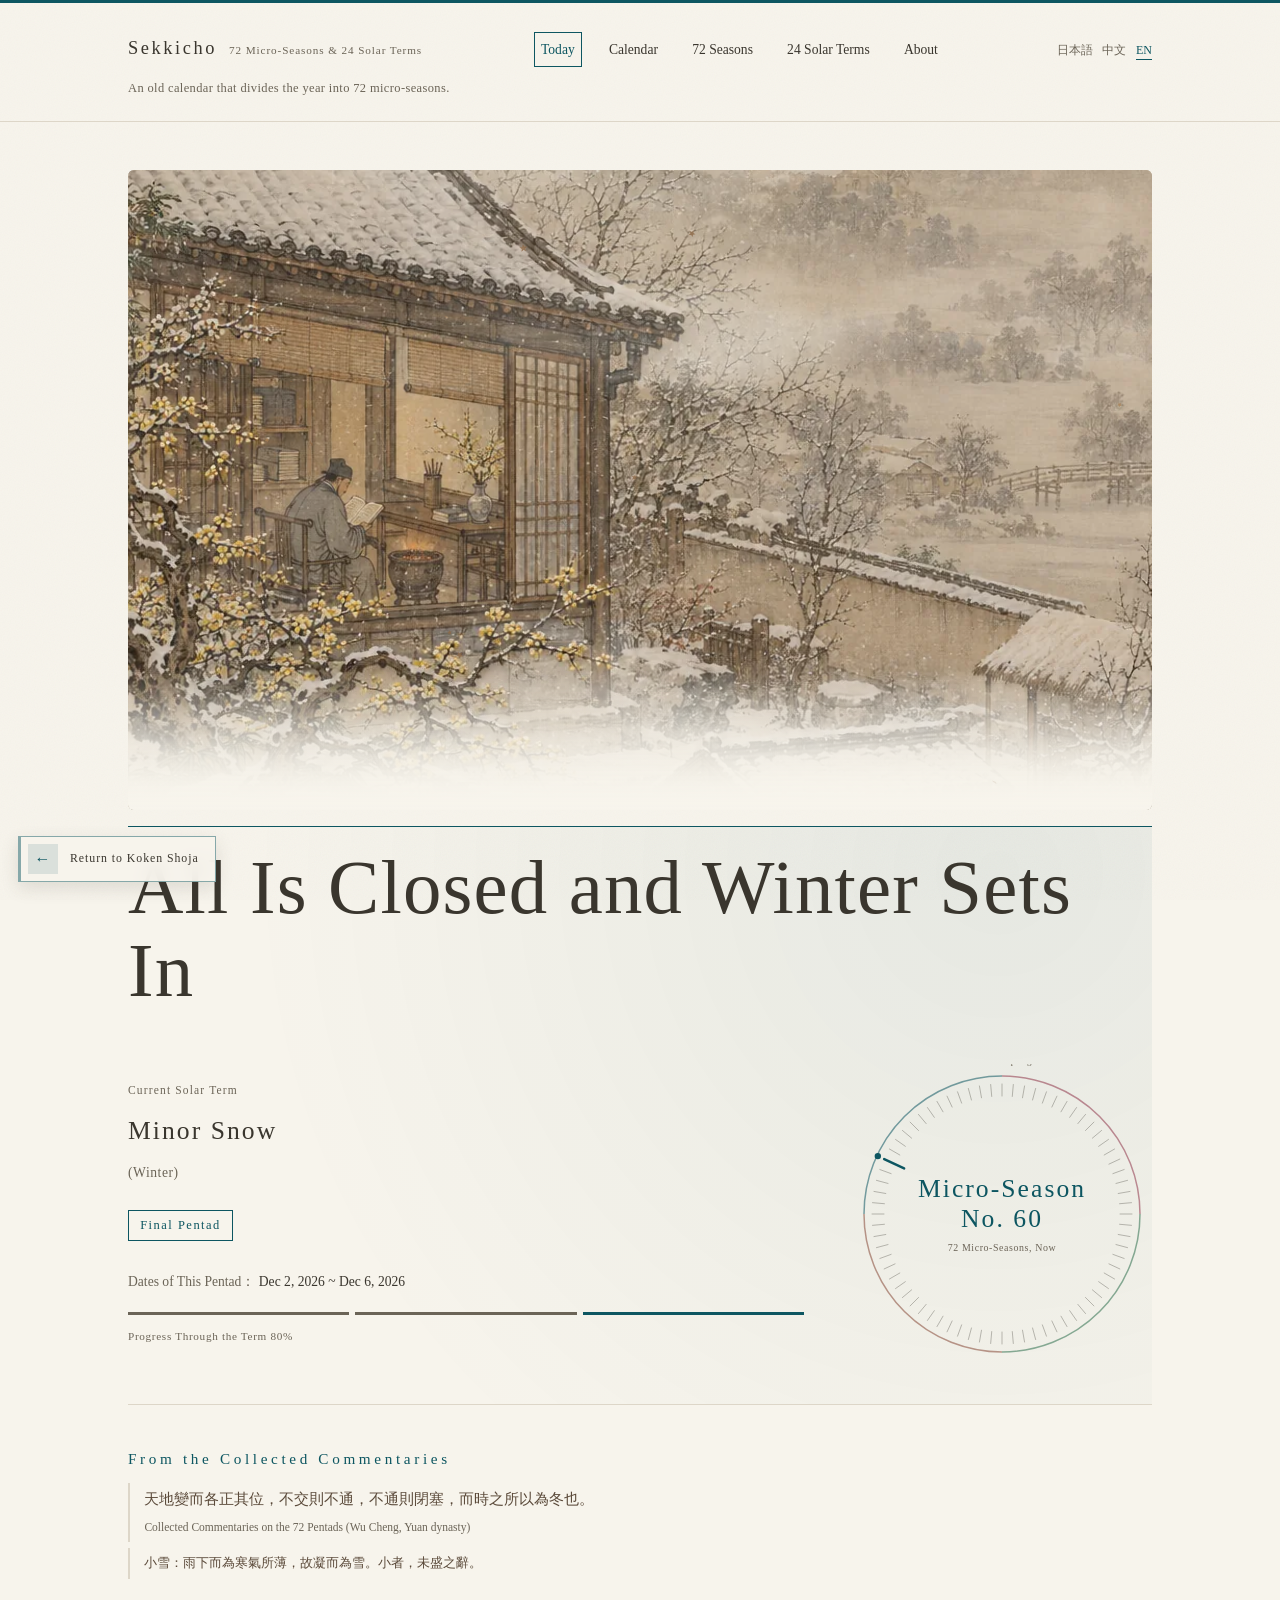
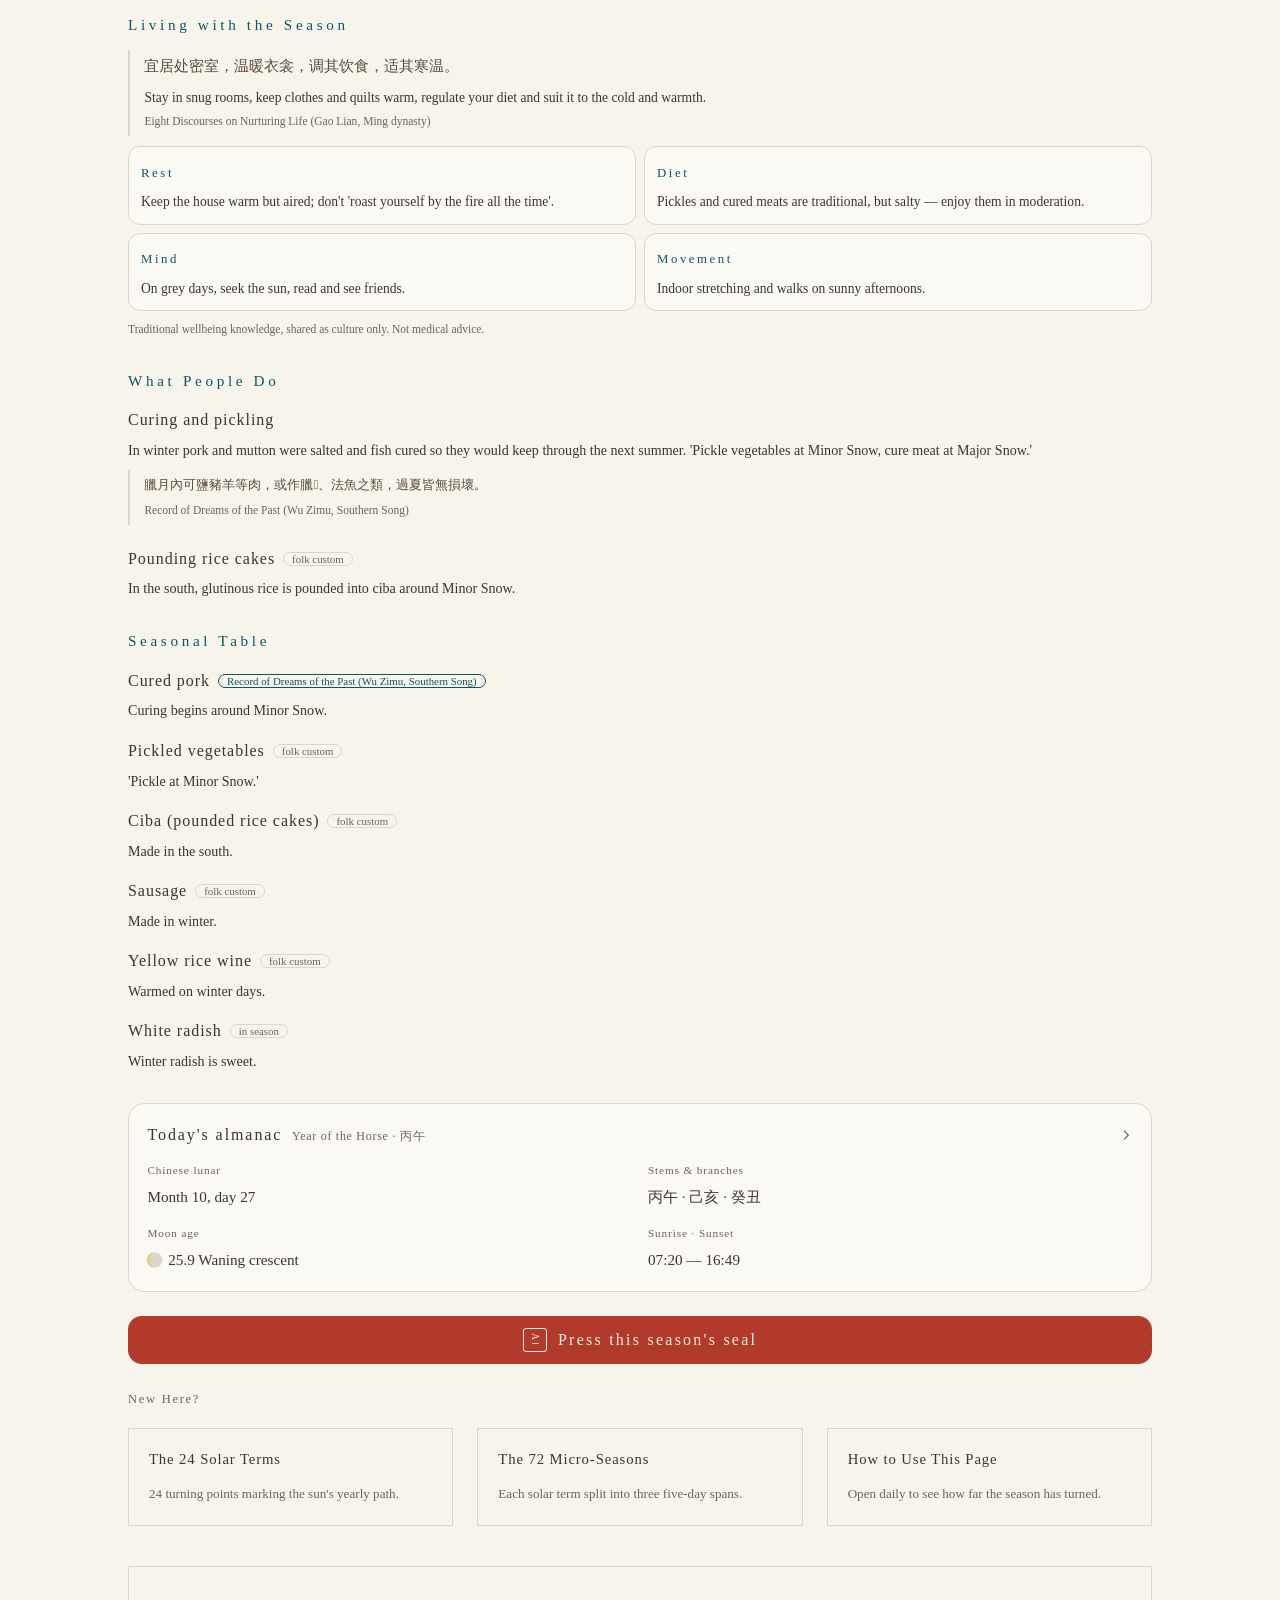
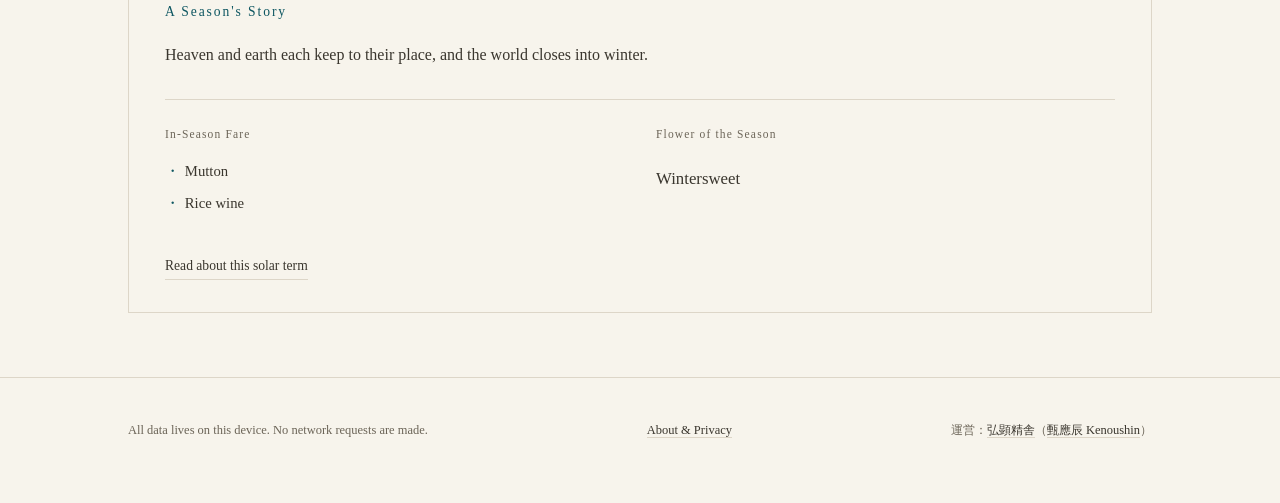
<file: index.html>
<!DOCTYPE html>
<html lang="ja">
<head>
<meta charset="UTF-8">
<meta name="viewport" content="width=device-width, initial-scale=1">
<title>節気帖 -- 今日の候</title>
<meta name="description" content="一年を七十二の季節に分ける、いにしえの暦。今日はどの候か、日本語・中文・Englishの三語で読む、通信不要の歳時記。">
<meta property="og:title" content="節気帖 -- 七十二候・二十四節気">
<meta property="og:description" content="一年を七十二の季節に分ける、いにしえの暦。今日はどの候かを三語で読む歳時記。">
<meta property="og:type" content="website">
<meta property="og:url" content="https://kenoushin.com/sekkicho/">
<meta property="og:image" content="https://kenoushin.com/sekkicho/assets/og.png">
<meta name="twitter:card" content="summary_large_image">
<link rel="icon" type="image/png" sizes="32x32" href="./assets/icons/favicon-32.png">
<link rel="icon" type="image/png" sizes="48x48" href="./assets/icons/favicon-48.png">
<link rel="apple-touch-icon" href="./assets/icons/apple-touch-icon.png">
<link rel="manifest" href="./manifest.json">
<meta name="theme-color" content="#F7F4EC">
<link rel="stylesheet" href="./assets/css/style.css?v=24">
<script type="application/ld+json">
{"@context":"https://schema.org","@type":"WebApplication","name":"節気帖","description":"一年を七十二の季節に分ける暦を、日本語・中文・Englishの三語で読む歳時記。","url":"https://kenoushin.com/sekkicho/","applicationCategory":"LifestyleApplication","operatingSystem":"Any","inLanguage":["ja","zh-Hans","en"],"isPartOf":{"@type":"WebSite","name":"弘顕精舎","url":"https://kenoushin.com/"}}
</script>
<script type="application/ld+json">
{"@context":"https://schema.org","@type":"WebApplication","name":"節気帖","alternateName":["せっきちょう","Sekkicho"],"url":"https://ken917-star.github.io/sekkicho/","applicationCategory":"LifestyleApplication","operatingSystem":"Web","offers":{"@type":"Offer","price":"0","priceCurrency":"JPY"},"inLanguage":["ja","zh","en"],"publisher":{"@type":"Organization","@id":"https://kenoushin.com/#organization","name":"弘顕精舎","url":"https://kenoushin.com/"},"author":{"@type":"Person","@id":"https://kenoushin.com/kenoushin/#person","name":"甄应辰","alternateName":["甄應辰","Kenoushin"],"url":"https://kenoushin.com/kenoushin/"}}
</script>
</head>
<body class="has-scene">
<div class="season-band" aria-hidden="true"></div>
<a class="academy-back-button" href="https://kenoushin.com/" aria-label="Return to Koken Shoja"><span class="academy-back-arrow" aria-hidden="true">←</span><span data-i18n="nav_academy">弘顕精舎へ戻る</span></a>
<header class="site-header">
  <div class="wrap">
    <h1 class="site-title"><a href="./index.html" data-i18n="site_title">節気帖</a><span class="site-subtitle" data-i18n="site_subtitle">七十二候・二十四節気</span></h1>
    <nav class="site-nav" aria-label="Main">
      <a href="./index.html" aria-current="page" data-i18n="nav_today">今日</a>
      <a href="./calendar.html" data-i18n="nav_calendar">暦</a>
      <a href="./koyomi.html" data-i18n="nav_koyomi">七十二候</a>
      <a href="./sekki.html" data-i18n="nav_sekki">二十四節気</a>
      <a href="./about.html" data-i18n="nav_about">について</a>
    </nav>
    <div class="lang-switch" aria-label="Language">
      <button type="button" data-lang-switch="ja">日本語</button>
      <button type="button" data-lang-switch="zh">中文</button>
      <button type="button" data-lang-switch="en">EN</button>
    </div>
  </div>
  <div class="wrap site-tagline-row">
    <p class="site-tagline" data-i18n="site_tagline">一年を七十二の季節に分ける、いにしえの暦。</p>
  </div>
</header>

<main>
  <div class="wrap">

    <div id="kouScene" role="img" aria-label=""></div>

    <section class="today-sheet">
      <div class="kou-hero" id="kouHero" aria-hidden="false"></div>
      <div class="today-meta">
        <p class="eyebrow" data-i18n="today_current_sekki">今の節気</p>
        <p class="sekki-name">
          <span id="sekkiName"></span>
          <span class="sekki-sub" id="sekkiSeason"></span>
        </p>

        <span class="kou-order-badge" id="kouOrderBadge"></span>
        <p class="kou-reading" id="kouReading"></p>
        <p class="kou-cn-note" id="kouCnNote" hidden></p>

        <p class="today-dates">
          <span data-i18n="today_period">この候の期間</span>：
          <strong id="kouDates"></strong>
        </p>

        <div class="progress-line" id="progressLine">
          <span class="progress-seg" data-seg="1"></span>
          <span class="progress-seg" data-seg="2"></span>
          <span class="progress-seg" data-seg="3"></span>
        </div>
        <p class="progress-label" id="progressLabel"></p>
      </div>
      <div class="kou-wheel" id="kouWheel"></div>
    </section>

    <div class="cn-extras" id="cnExtras" hidden></div>

    <section class="almanac" id="todayAlmanac" aria-labelledby="almanacTitle"></section>

    <div class="today-actions" id="todayActions"></div>

    <section class="intro-strip">
      <h2 data-i18n="intro_title">はじめての方へ</h2>
      <div class="intro-cols">
        <a class="intro-col" href="./sekki.html">
          <h3 data-i18n="intro_sekki_title">二十四節気とは</h3>
          <p data-i18n="intro_sekki_body">太陽の運行を24等分した、季節の大きな節目。</p>
        </a>
        <a class="intro-col" href="./koyomi.html">
          <h3 data-i18n="intro_kou_title">七十二候とは</h3>
          <p data-i18n="intro_kou_body">節気をさらに三分した、五日ごとの小さな季節。</p>
        </a>
        <a class="intro-col" href="./about.html">
          <h3 data-i18n="intro_usage_title">この頁の使い方</h3>
          <p data-i18n="intro_usage_body">毎日開いて、季節の進みと物語をひとつ読む。</p>
        </a>
      </div>
    </section>

    <section class="story-card">
      <h2 data-i18n="today_story_title">季節のものがたり</h2>
      <p class="desc" id="kouDesc"></p>
      <div class="story-grid">
        <div class="story-block">
          <h3 data-i18n="today_food_title">旬の食材</h3>
          <ul class="food-list" id="foodList"></ul>
        </div>
        <div class="story-block">
          <h3 data-i18n="today_flower_title">季の花</h3>
          <p class="flower-name" id="flowerName"></p>
        </div>
      </div>
      <a class="today-sekki-link" id="sekkiReadingLink" href="./sekki.html" data-i18n="today_sekki_reading_link">この節気について読む</a>

      <div id="affiliateSection"></div>
    </section>

    <div id="notifySection"></div>

  </div>
</main>

<footer class="site-footer">
  <div class="wrap">
    <p data-i18n="footer_note">データはすべて端末内に保存され、通信は発生しません。</p>
    <p><a href="./about.html" data-i18n="footer_link_about">について・プライバシー</a></p>
    <p>運営：<a href="https://kenoushin.com/" rel="author">弘顕精舎</a>（<a href="https://kenoushin.com/kenoushin/" rel="author">甄應辰 Kenoushin</a>）</p>
  </div>
</footer>

<script src="./assets/js/data.js"></script>
<script src="./assets/js/data-cn.js"></script>
<script src="./assets/js/edition.js"></script>
<script src="./assets/js/koyomi.js"></script>
<script src="./assets/js/i18n.js?v=14"></script>
<script src="./assets/js/common.js"></script>
<script src="./assets/js/kou-names.js"></script>
<script src="./assets/js/native-shell.js"></script>
<script src="./assets/js/wheel.js"></script>
<script src="./assets/js/affiliate.js"></script>
<script src="./assets/js/scene.js"></script>
<script src="./assets/js/incho-store.js"></script>
<script src="./assets/js/page-index.js"></script>
<script src="./assets/js/page-today-cn.js"></script>
<script src="./assets/js/calendar-data.js"></script>
<script src="./assets/js/calendar-data-cn.js"></script>
<script src="./assets/js/calendar.js?v=2"></script>
<script src="./assets/js/page-almanac.js?v=2"></script>
<script src="./assets/js/notify.js"></script>
</body>
</html>
</file>
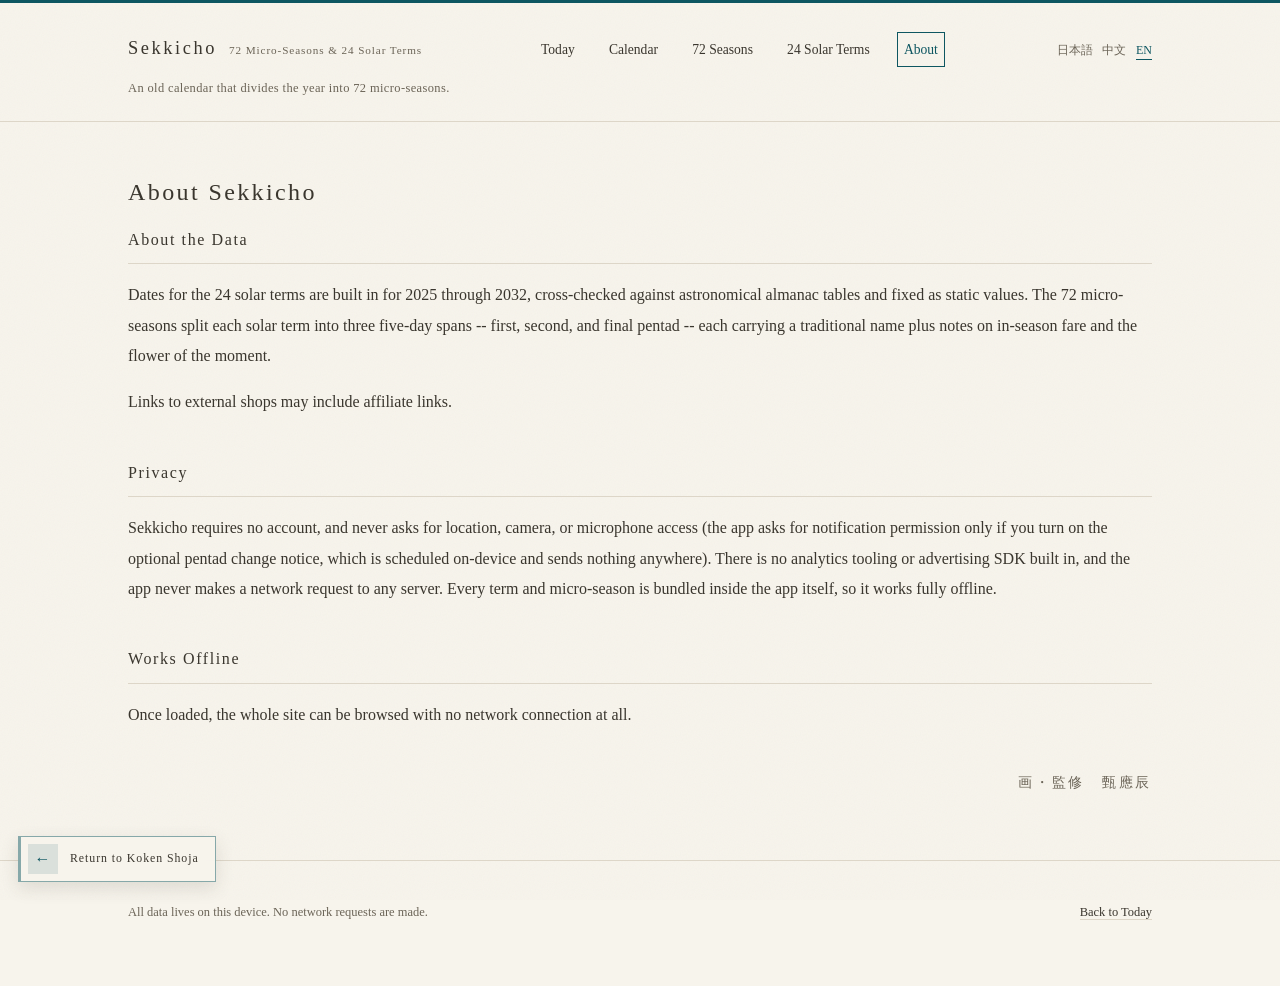
<file: about.html>
<!DOCTYPE html>
<html lang="ja">
<head>
<meta charset="UTF-8">
<meta name="viewport" content="width=device-width, initial-scale=1">
<title>について -- 節気帖</title>
<meta name="description" content="節気帖のデータについてとプライバシー方針。位置情報・通知・カメラ・マイクなどの権限は一切要求せず、通信も発生しません。">
<meta property="og:title" content="節気帖について">
<meta property="og:description" content="節気帖の暦データ、三語対応、プライバシー方針について。">
<meta property="og:type" content="website">
<meta property="og:url" content="https://kenoushin.com/sekkicho/about.html">
<meta property="og:image" content="https://kenoushin.com/sekkicho/assets/og.png">
<link rel="icon" type="image/png" sizes="32x32" href="./assets/icons/favicon-32.png">
<link rel="icon" type="image/png" sizes="48x48" href="./assets/icons/favicon-48.png">
<link rel="apple-touch-icon" href="./assets/icons/apple-touch-icon.png">
<link rel="manifest" href="./manifest.json">
<meta name="theme-color" content="#F7F4EC">
<link rel="stylesheet" href="./assets/css/style.css?v=24">
<script type="application/ld+json">
{"@context":"https://schema.org","@type":"AboutPage","name":"節気帖について","description":"節気帖の暦データ、三語対応、プライバシー方針について。","url":"https://kenoushin.com/sekkicho/about.html","inLanguage":["ja","zh-Hans","en"],"isPartOf":{"@type":"WebSite","name":"節気帖","url":"https://kenoushin.com/sekkicho/"}}
</script>
</head>
<body>
<div class="season-band" aria-hidden="true"></div>
<a class="academy-back-button" href="https://kenoushin.com/" aria-label="Return to Koken Shoja"><span class="academy-back-arrow" aria-hidden="true">←</span><span data-i18n="nav_academy">弘顕精舎へ戻る</span></a>
<header class="site-header">
  <div class="wrap">
    <p class="site-title"><a href="./index.html" data-i18n="site_title">節気帖</a><span class="site-subtitle" data-i18n="site_subtitle">七十二候・二十四節気</span></p>
    <nav class="site-nav" aria-label="Main">
      <a href="./index.html" data-i18n="nav_today">今日</a>
      <a href="./calendar.html" data-i18n="nav_calendar">暦</a>
      <a href="./koyomi.html" data-i18n="nav_koyomi">七十二候</a>
      <a href="./sekki.html" data-i18n="nav_sekki">二十四節気</a>
      <a href="./about.html" aria-current="page" data-i18n="nav_about">について</a>
    </nav>
    <div class="lang-switch" aria-label="Language">
      <button type="button" data-lang-switch="ja">日本語</button>
      <button type="button" data-lang-switch="zh">中文</button>
      <button type="button" data-lang-switch="en">EN</button>
    </div>
  </div>
  <div class="wrap site-tagline-row">
    <p class="site-tagline" data-i18n="site_tagline">一年を七十二の季節に分ける、いにしえの暦。</p>
  </div>
</header>

<main>
  <div class="wrap">
    <h1 class="page-title" data-i18n="about_page_title">節気帖について</h1>

    <section class="about-section">
      <h2 data-i18n="about_data_title">データについて</h2>
      <p data-i18n="about_data_body">二十四節気の日付は 2025年から2032年まで内蔵されており、天文計算に基づく暦表と照合したうえで固定値として保持しています。七十二候は各節気を五日ずつ三つに分けたもので、初候・次候・末候それぞれに古暦にもとづく候名と、旬の食材・季の花を添えた読み物として収録しています。</p>
      <p data-i18n="about_affiliate_note">外部ショップへのリンクにはアフィリエイトリンクが含まれる場合があります。</p>
    </section>

    <section class="about-section">
      <h2 data-i18n="about_privacy_title">プライバシー</h2>
      <p data-i18n="about_privacy_body">節気帖はアカウント登録を必要とせず、位置情報・通知・カメラ・マイクなどの端末権限も一切要求しません。解析ツールや広告SDKは組み込まれておらず、外部サーバーへの通信は発生しません。すべての候・節気データはアプリ内に同梱されており、オフラインで完結します。</p>
    </section>

    <section class="about-section">
      <h2 data-i18n="about_offline_title">オフラインで動作</h2>
      <p data-i18n="about_offline_body">一度読み込めば、以降はネットワーク接続がなくても閲覧できます。</p>
    </section>

    <p class="about-credit">画・監修　甄應辰</p>
  </div>
</main>

<footer class="site-footer">
  <div class="wrap">
    <p data-i18n="footer_note">データはすべて端末内に保存され、通信は発生しません。</p>
    <p><a href="./index.html" data-i18n="back_to_today">今日へ戻る</a></p>
  </div>
</footer>

<script src="./assets/js/data.js"></script>
<script src="./assets/js/data-cn.js"></script>
<script src="./assets/js/edition.js"></script>
<script src="./assets/js/koyomi.js"></script>
<script src="./assets/js/i18n.js?v=14"></script>
<script src="./assets/js/common.js"></script>
<script src="./assets/js/native-shell.js"></script>
</body>
</html>
</file>
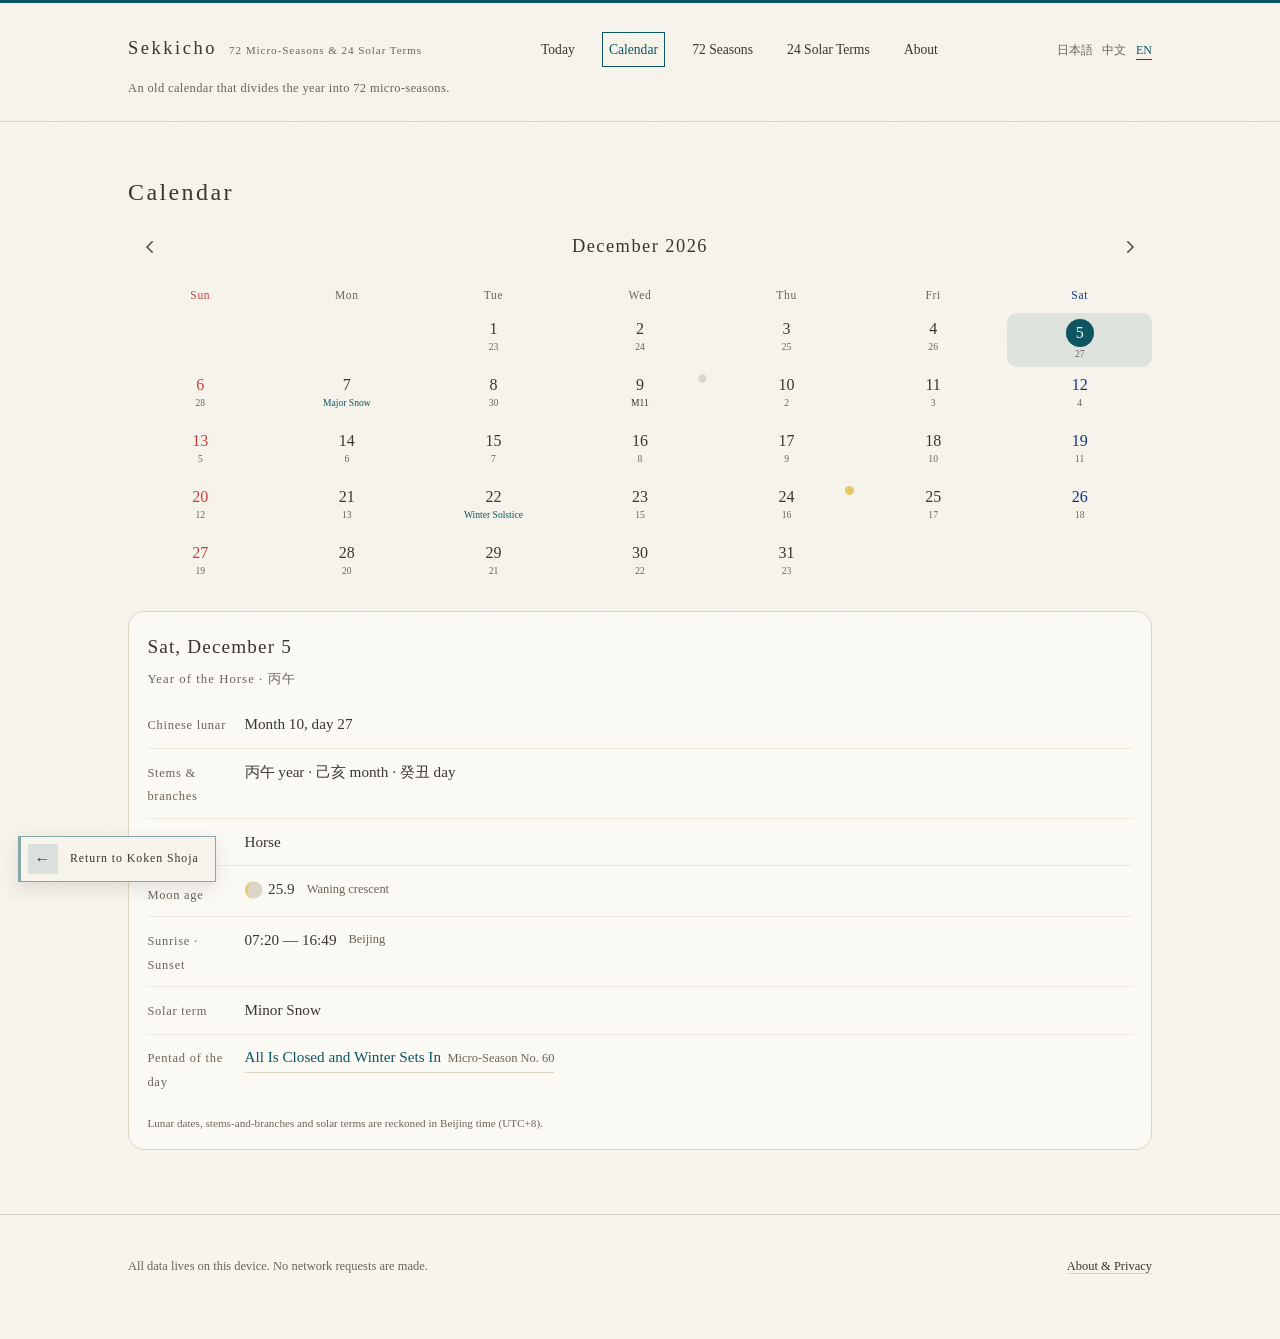
<file: calendar.html>
<!DOCTYPE html>
<html lang="ja">
<head>
<meta charset="UTF-8">
<meta name="viewport" content="width=device-width, initial-scale=1">
<title>暦 -- 節気帖</title>
<meta name="description" content="旧暦・六曜・干支・月齢・祝日・雑節・日の出入りをひと目で見る、七十二候つきの万年暦。">
<meta property="og:title" content="暦 -- 節気帖">
<meta property="og:description" content="旧暦・六曜・干支・月齢・祝日・雑節・日の出入りをひと目で見る、七十二候つきの万年暦。">
<meta property="og:type" content="website">
<meta property="og:url" content="https://kenoushin.com/sekkicho/calendar.html">
<meta property="og:image" content="https://kenoushin.com/sekkicho/assets/og.png">
<link rel="icon" type="image/png" sizes="32x32" href="./assets/icons/favicon-32.png">
<link rel="icon" type="image/png" sizes="48x48" href="./assets/icons/favicon-48.png">
<link rel="apple-touch-icon" href="./assets/icons/apple-touch-icon.png">
<link rel="manifest" href="./manifest.json">
<meta name="theme-color" content="#F7F4EC">
<link rel="stylesheet" href="./assets/css/style.css?v=24">
</head>
<body>
<div class="season-band" aria-hidden="true"></div>
<a class="academy-back-button" href="https://kenoushin.com/" aria-label="Return to Koken Shoja"><span class="academy-back-arrow" aria-hidden="true">←</span><span data-i18n="nav_academy">弘顕精舎へ戻る</span></a>
<header class="site-header">
  <div class="wrap">
    <p class="site-title"><a href="./index.html" data-i18n="site_title">節気帖</a><span class="site-subtitle" data-i18n="site_subtitle">七十二候・二十四節気</span></p>
    <nav class="site-nav" aria-label="Main">
      <a href="./index.html" data-i18n="nav_today">今日</a>
      <a href="./calendar.html" aria-current="page" data-i18n="nav_calendar">暦</a>
      <a href="./koyomi.html" data-i18n="nav_koyomi">七十二候</a>
      <a href="./sekki.html" data-i18n="nav_sekki">二十四節気</a>
      <a href="./about.html" data-i18n="nav_about">について</a>
    </nav>
    <div class="lang-switch" aria-label="Language">
      <button type="button" data-lang-switch="ja">日本語</button>
      <button type="button" data-lang-switch="zh">中文</button>
      <button type="button" data-lang-switch="en">EN</button>
    </div>
  </div>
  <div class="wrap site-tagline-row">
    <p class="site-tagline" data-i18n="site_tagline">一年を七十二の季節に分ける、いにしえの暦。</p>
  </div>
</header>

<main>
  <div class="wrap">
    <h1 class="page-title" data-i18n="nav_calendar">暦</h1>
    <section class="cal" id="cal" aria-live="polite"></section>
    <section class="cal-detail" id="calDetail"></section>
  </div>
</main>

<footer class="site-footer">
  <div class="wrap">
    <p data-i18n="footer_note">データはすべて端末内に保存され、通信は発生しません。</p>
    <p><a href="./about.html" data-i18n="footer_link_about">について・プライバシー</a></p>
  </div>
</footer>

<script src="./assets/js/data.js"></script>
<script src="./assets/js/data-cn.js"></script>
<script src="./assets/js/edition.js"></script>
<script src="./assets/js/koyomi.js"></script>
<script src="./assets/js/i18n.js?v=14"></script>
<script src="./assets/js/common.js"></script>
<script src="./assets/js/kou-names.js"></script>
<script src="./assets/js/native-shell.js"></script>
<script src="./assets/js/calendar-data.js"></script>
<script src="./assets/js/calendar-data-cn.js"></script>
<script src="./assets/js/calendar.js?v=2"></script>
<script src="./assets/js/page-calendar.js?v=2"></script>
</body>
</html>
</file>
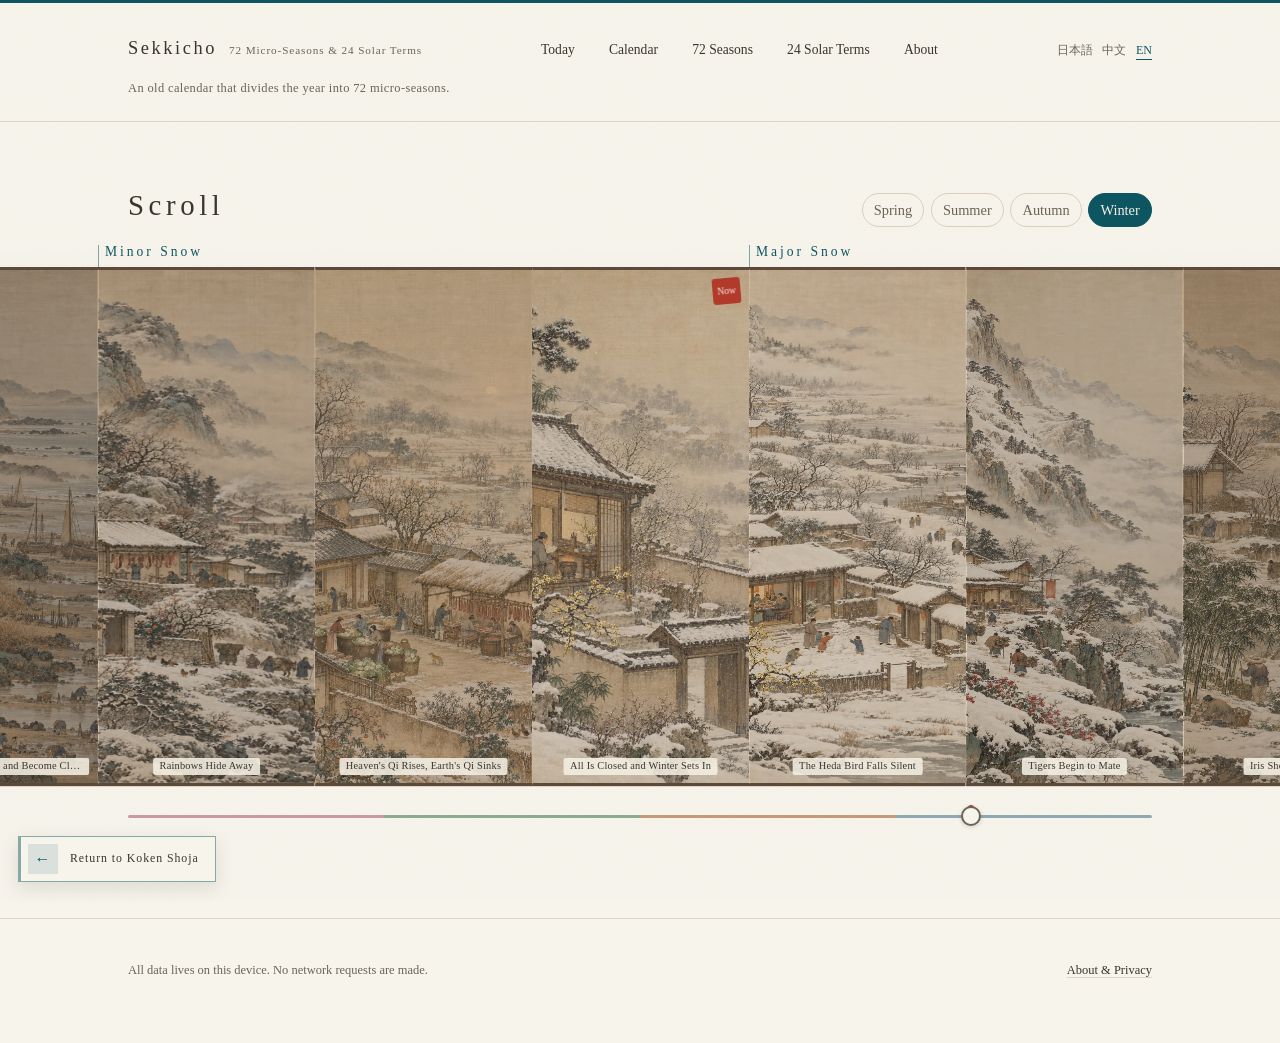
<file: emaki.html>
<!DOCTYPE html>
<html lang="ja">
<head>
<meta charset="UTF-8">
<meta name="viewport" content="width=device-width, initial-scale=1">
<title>絵巻 -- 節気帖</title>
<meta name="description" content="七十二候の絵を一年ぶん横に連ねた絵巻。">
<meta property="og:title" content="絵巻 -- 節気帖">
<meta property="og:description" content="七十二候の絵を一年ぶん横に連ねた絵巻。">
<meta property="og:type" content="website">
<meta property="og:url" content="https://kenoushin.com/sekkicho/emaki.html">
<meta property="og:image" content="https://kenoushin.com/sekkicho/assets/og.png">
<link rel="icon" type="image/png" sizes="32x32" href="./assets/icons/favicon-32.png">
<link rel="icon" type="image/png" sizes="48x48" href="./assets/icons/favicon-48.png">
<link rel="apple-touch-icon" href="./assets/icons/apple-touch-icon.png">
<link rel="manifest" href="./manifest.json">
<meta name="theme-color" content="#F7F4EC">
<link rel="stylesheet" href="./assets/css/style.css?v=24">
</head>
<body class="emaki-page">
<div class="season-band" aria-hidden="true"></div>
<a class="academy-back-button" href="https://kenoushin.com/" aria-label="Return to Koken Shoja"><span class="academy-back-arrow" aria-hidden="true">←</span><span data-i18n="nav_academy">弘顕精舎へ戻る</span></a>
<header class="site-header">
  <div class="wrap">
    <p class="site-title"><a href="./index.html" data-i18n="site_title">節気帖</a><span class="site-subtitle" data-i18n="site_subtitle">七十二候・二十四節気</span></p>
    <nav class="site-nav" aria-label="Main">
      <a href="./index.html" data-i18n="nav_today">今日</a>
      <a href="./calendar.html" data-i18n="nav_calendar">暦</a>
      <a href="./koyomi.html" data-i18n="nav_koyomi">七十二候</a>
      <a href="./sekki.html" data-i18n="nav_sekki">二十四節気</a>
      <a href="./about.html" data-i18n="nav_about">について</a>
    </nav>
    <div class="lang-switch" aria-label="Language">
      <button type="button" data-lang-switch="ja">日本語</button>
      <button type="button" data-lang-switch="zh">中文</button>
      <button type="button" data-lang-switch="en">EN</button>
    </div>
  </div>
  <div class="wrap site-tagline-row">
    <p class="site-tagline" data-i18n="site_tagline">一年を七十二の季節に分ける、いにしえの暦。</p>
  </div>
</header>

<main>
  <div class="wrap">
    <div class="ek-head">
      <h1 class="ek-title" id="ekTitle">絵巻</h1>
      <div class="ek-seasons" id="ekSeasons" role="group"></div>
    </div>
  </div>
  <div class="ek-stage" id="ekStage" tabindex="0"><div class="ek-track" id="ekRoll"></div></div>
  <div class="wrap ek-foot">
    <div class="ek-year" id="ekYear" role="slider" tabindex="0" aria-valuemin="1" aria-valuemax="72" aria-valuenow="1">
      <i class="ek-year-now" id="ekYearNow"></i><b id="ekYearDot"></b><span class="ek-bubble" id="ekBubble" aria-hidden="true"></span>
    </div>
  </div>
</main>

<footer class="site-footer">
  <div class="wrap">
    <p data-i18n="footer_note">データはすべて端末内に保存され、通信は発生しません。</p>
    <p><a href="./about.html" data-i18n="footer_link_about">について・プライバシー</a></p>
  </div>
</footer>

<script src="./assets/js/data.js"></script>
<script src="./assets/js/data-cn.js"></script>
<script src="./assets/js/edition.js"></script>
<script src="./assets/js/koyomi.js"></script>
<script src="./assets/js/i18n.js?v=14"></script>
<script src="./assets/js/common.js"></script>
<script src="./assets/js/kou-names.js"></script>
<script src="./assets/js/native-shell.js"></script>
<script src="./assets/js/incho-store.js"></script>
<script src="./assets/js/page-emaki.js?v=2"></script>
</body>
</html>
</file>
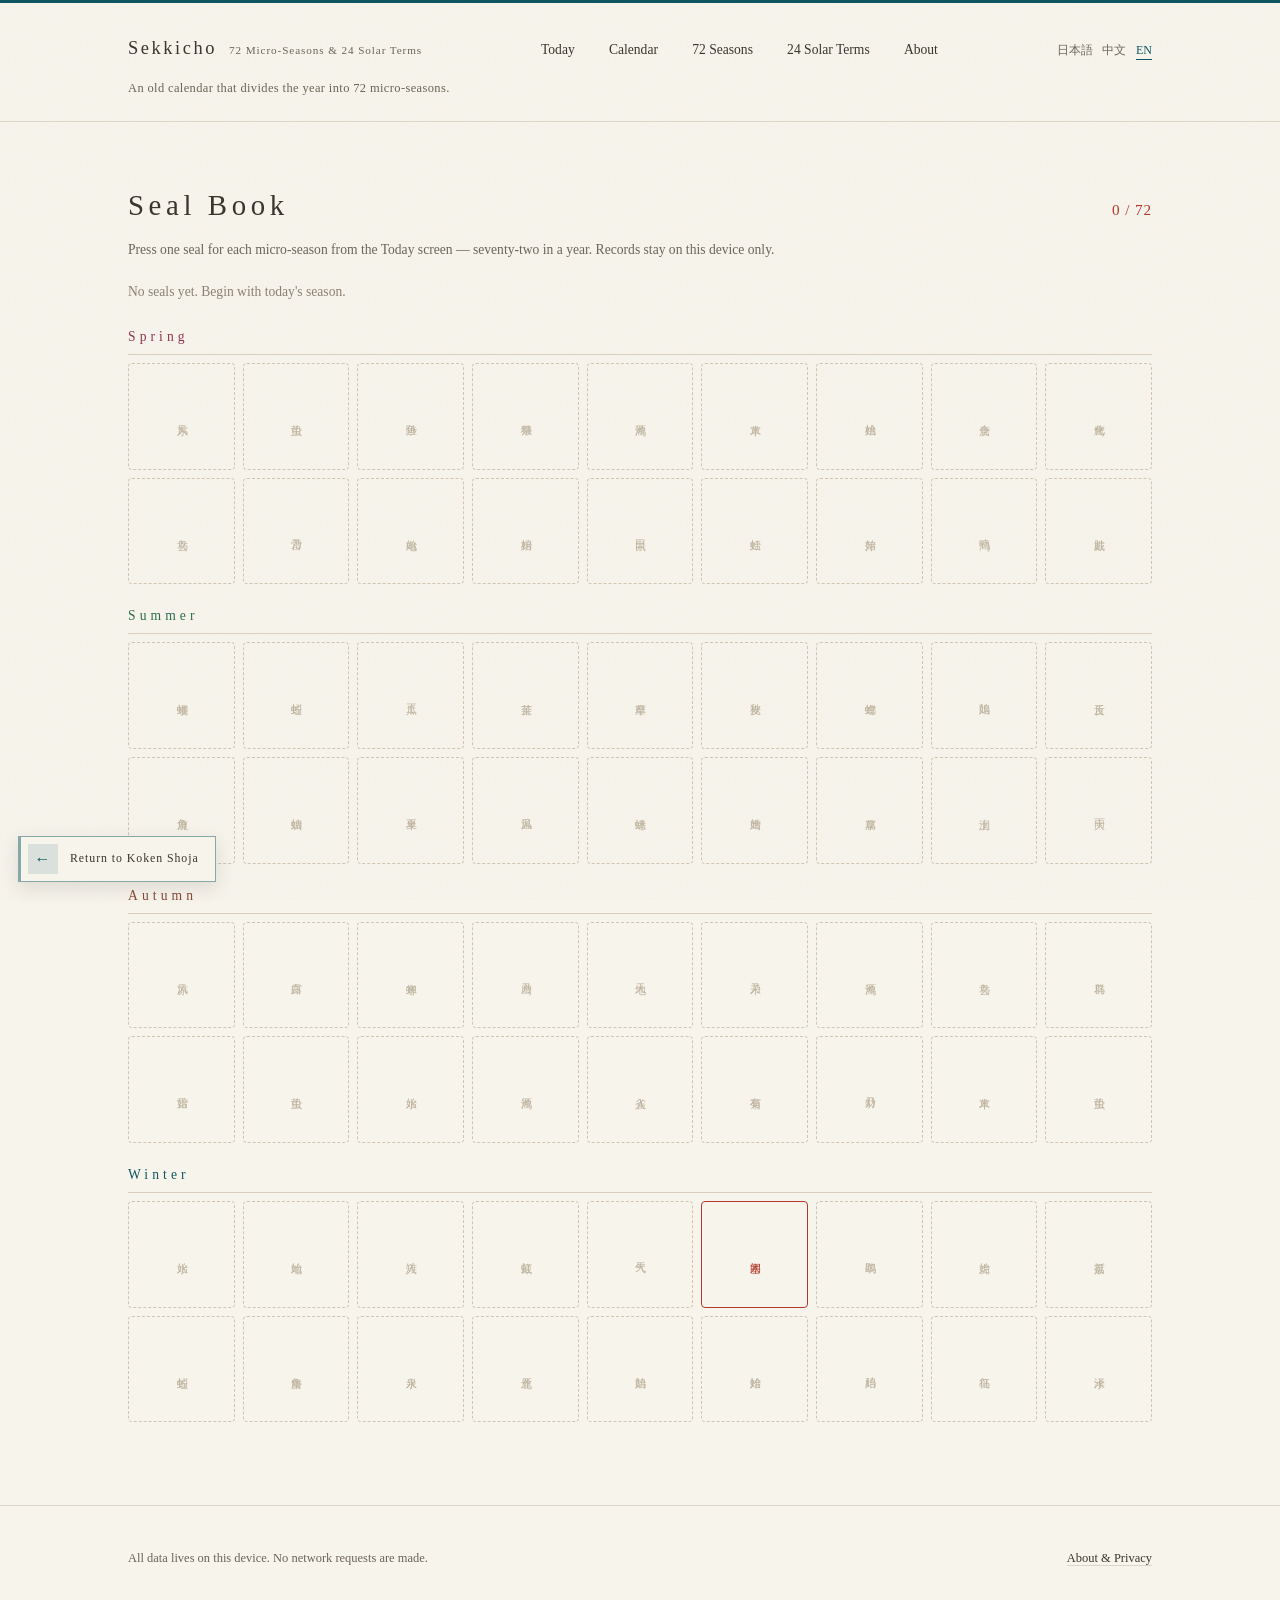
<file: incho.html>
<!DOCTYPE html>
<html lang="ja">
<head>
<meta charset="UTF-8">
<meta name="robots" content="noindex">
<meta name="viewport" content="width=device-width, initial-scale=1">
<title>印帳 -- 節気帖</title>
<meta name="description" content="七十二候ごとに押す、季節の印の帳面。">
<meta property="og:title" content="印帳 -- 節気帖">
<meta property="og:description" content="七十二候ごとに押す、季節の印の帳面。">
<meta property="og:type" content="website">
<meta property="og:url" content="https://kenoushin.com/sekkicho/incho.html">
<meta property="og:image" content="https://kenoushin.com/sekkicho/assets/og.png">
<link rel="icon" type="image/png" sizes="32x32" href="./assets/icons/favicon-32.png">
<link rel="icon" type="image/png" sizes="48x48" href="./assets/icons/favicon-48.png">
<link rel="apple-touch-icon" href="./assets/icons/apple-touch-icon.png">
<link rel="manifest" href="./manifest.json">
<meta name="theme-color" content="#F7F4EC">
<link rel="stylesheet" href="./assets/css/style.css?v=24">
</head>
<body>
<div class="season-band" aria-hidden="true"></div>
<a class="academy-back-button" href="https://kenoushin.com/" aria-label="Return to Koken Shoja"><span class="academy-back-arrow" aria-hidden="true">←</span><span data-i18n="nav_academy">弘顕精舎へ戻る</span></a>
<header class="site-header">
  <div class="wrap">
    <p class="site-title"><a href="./index.html" data-i18n="site_title">節気帖</a><span class="site-subtitle" data-i18n="site_subtitle">七十二候・二十四節気</span></p>
    <nav class="site-nav" aria-label="Main">
      <a href="./index.html" data-i18n="nav_today">今日</a>
      <a href="./calendar.html" data-i18n="nav_calendar">暦</a>
      <a href="./koyomi.html" data-i18n="nav_koyomi">七十二候</a>
      <a href="./sekki.html" data-i18n="nav_sekki">二十四節気</a>
      <a href="./about.html" data-i18n="nav_about">について</a>
    </nav>
    <div class="lang-switch" aria-label="Language">
      <button type="button" data-lang-switch="ja">日本語</button>
      <button type="button" data-lang-switch="zh">中文</button>
      <button type="button" data-lang-switch="en">EN</button>
    </div>
  </div>
  <div class="wrap site-tagline-row">
    <p class="site-tagline" data-i18n="site_tagline">一年を七十二の季節に分ける、いにしえの暦。</p>
  </div>
</header>

<main>
  <div class="wrap">
    <div class="ic-head"><h1 class="ic-title" id="icTitle">印帳</h1><span class="ic-count" id="icCount"></span></div>
    <p class="ic-lede" id="icLede"></p>
    <div id="icBody"></div>
  </div>
</main>

<footer class="site-footer">
  <div class="wrap">
    <p data-i18n="footer_note">データはすべて端末内に保存され、通信は発生しません。</p>
    <p><a href="./about.html" data-i18n="footer_link_about">について・プライバシー</a></p>
  </div>
</footer>

<script src="./assets/js/data.js"></script>
<script src="./assets/js/data-cn.js"></script>
<script src="./assets/js/edition.js"></script>
<script src="./assets/js/koyomi.js"></script>
<script src="./assets/js/i18n.js?v=14"></script>
<script src="./assets/js/common.js"></script>
<script src="./assets/js/kou-names.js"></script>
<script src="./assets/js/native-shell.js"></script>
<script src="./assets/js/incho-store.js"></script>
<script src="./assets/js/page-incho.js"></script>
</body>
</html>
</file>
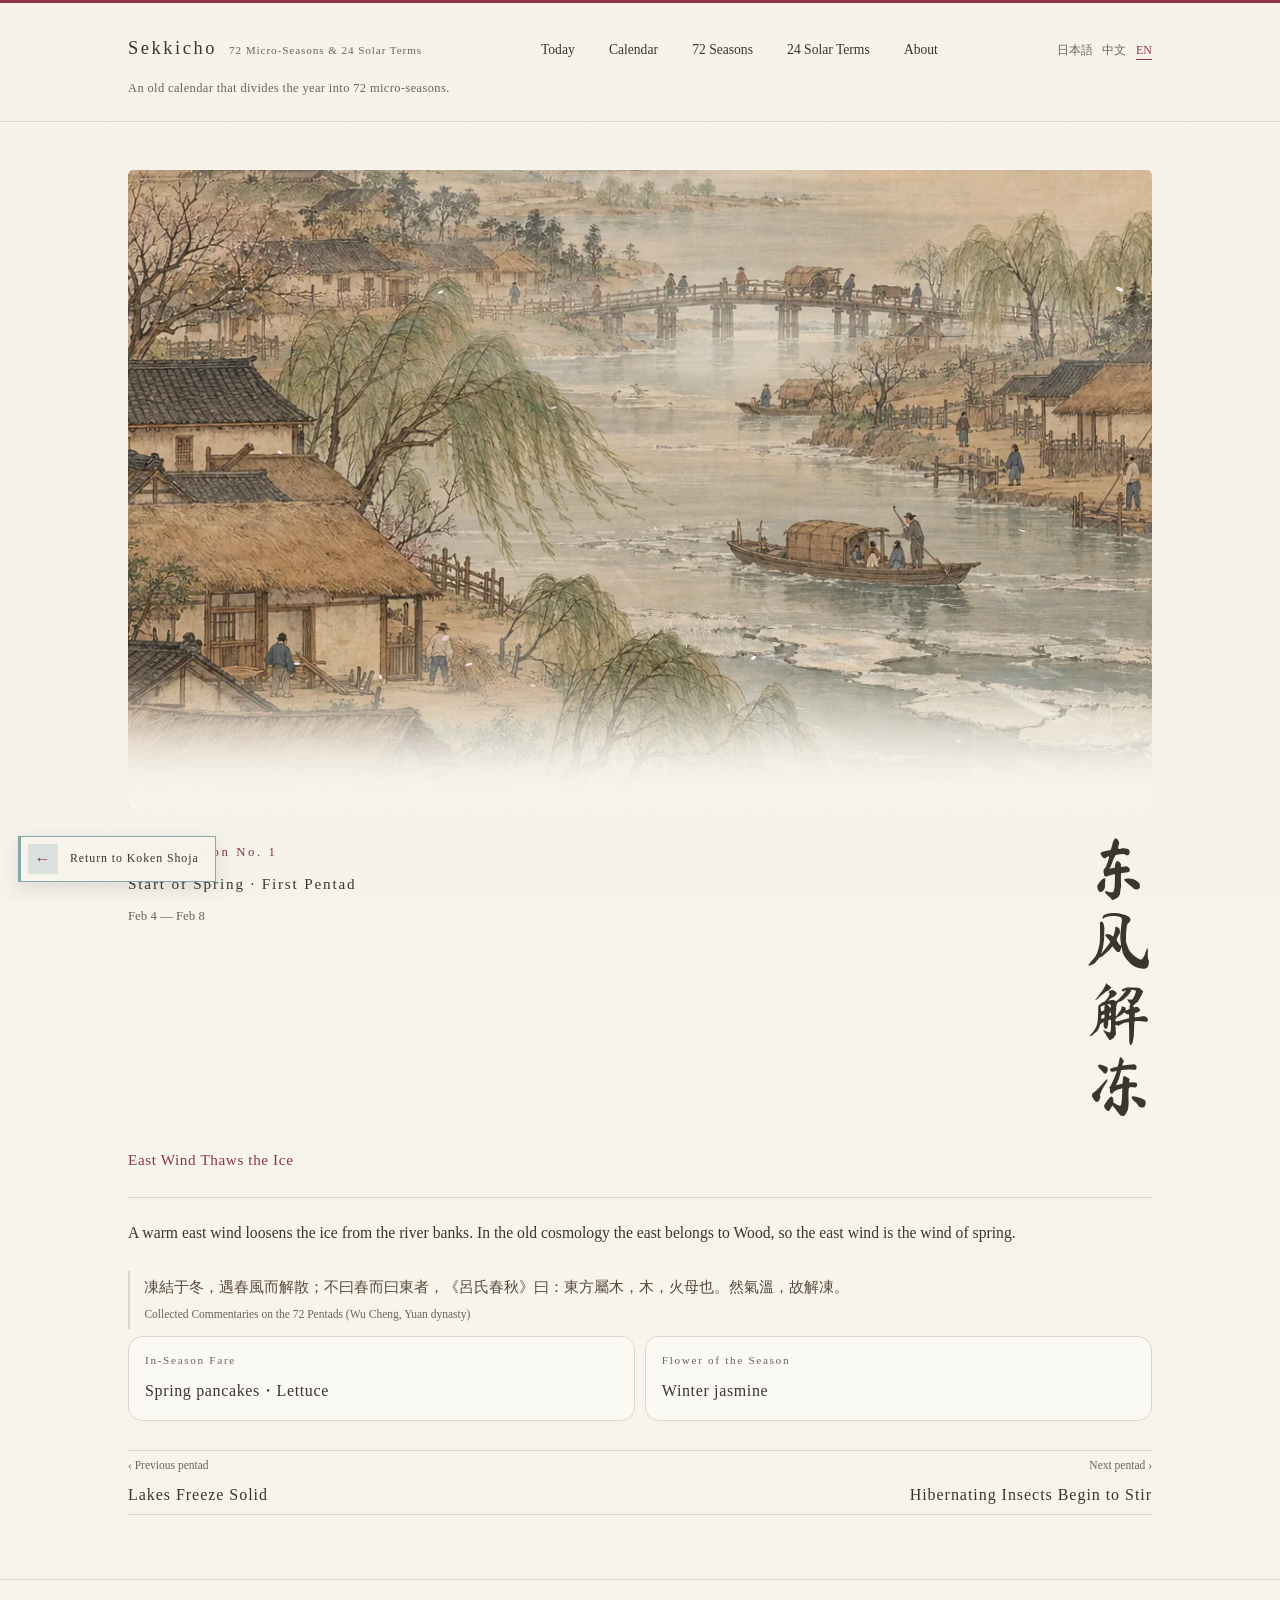
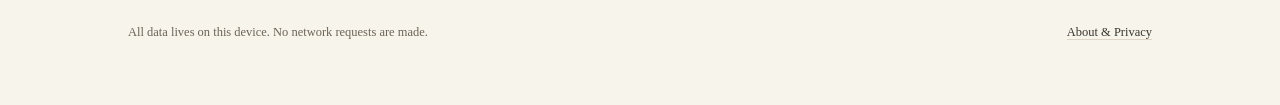
<file: kou.html>
<!DOCTYPE html>
<html lang="ja">
<head>
<meta charset="UTF-8">
<meta name="viewport" content="width=device-width, initial-scale=1">
<title>七十二候 -- 節気帖</title>
<meta name="description" content="七十二候のひとつを、解説・旬の食材・季の花とともに読む。">
<meta property="og:title" content="七十二候 -- 節気帖">
<meta property="og:description" content="七十二候のひとつを、解説・旬の食材・季の花とともに読む。">
<meta property="og:type" content="website">
<meta property="og:url" content="https://kenoushin.com/sekkicho/kou.html">
<meta property="og:image" content="https://kenoushin.com/sekkicho/assets/og.png">
<link rel="icon" type="image/png" sizes="32x32" href="./assets/icons/favicon-32.png">
<link rel="icon" type="image/png" sizes="48x48" href="./assets/icons/favicon-48.png">
<link rel="apple-touch-icon" href="./assets/icons/apple-touch-icon.png">
<link rel="manifest" href="./manifest.json">
<meta name="theme-color" content="#F7F4EC">
<link rel="stylesheet" href="./assets/css/style.css?v=24">
</head>
<body class="has-scene">
<div class="season-band" aria-hidden="true"></div>
<a class="academy-back-button" href="https://kenoushin.com/" aria-label="Return to Koken Shoja"><span class="academy-back-arrow" aria-hidden="true">←</span><span data-i18n="nav_academy">弘顕精舎へ戻る</span></a>
<header class="site-header">
  <div class="wrap">
    <p class="site-title"><a href="./index.html" data-i18n="site_title">節気帖</a><span class="site-subtitle" data-i18n="site_subtitle">七十二候・二十四節気</span></p>
    <nav class="site-nav" aria-label="Main">
      <a href="./index.html" data-i18n="nav_today">今日</a>
      <a href="./calendar.html" data-i18n="nav_calendar">暦</a>
      <a href="./koyomi.html" data-i18n="nav_koyomi">七十二候</a>
      <a href="./sekki.html" data-i18n="nav_sekki">二十四節気</a>
      <a href="./about.html" data-i18n="nav_about">について</a>
    </nav>
    <div class="lang-switch" aria-label="Language">
      <button type="button" data-lang-switch="ja">日本語</button>
      <button type="button" data-lang-switch="zh">中文</button>
      <button type="button" data-lang-switch="en">EN</button>
    </div>
  </div>
  <div class="wrap site-tagline-row">
    <p class="site-tagline" data-i18n="site_tagline">一年を七十二の季節に分ける、いにしえの暦。</p>
  </div>
</header>

<main>
  <div class="wrap">
    <div id="kouScene" role="img" aria-label=""></div>
    <article class="kou-detail" id="kouDetail"></article>
  </div>
</main>

<footer class="site-footer">
  <div class="wrap">
    <p data-i18n="footer_note">データはすべて端末内に保存され、通信は発生しません。</p>
    <p><a href="./about.html" data-i18n="footer_link_about">について・プライバシー</a></p>
  </div>
</footer>

<script src="./assets/js/data.js"></script>
<script src="./assets/js/data-cn.js"></script>
<script src="./assets/js/edition.js"></script>
<script src="./assets/js/koyomi.js"></script>
<script src="./assets/js/i18n.js?v=14"></script>
<script src="./assets/js/common.js"></script>
<script src="./assets/js/kou-names.js"></script>
<script src="./assets/js/native-shell.js"></script>
<script src="./assets/js/affiliate.js"></script>
<script src="./assets/js/scene.js"></script>
<script src="./assets/js/page-kou.js"></script>
</body>
</html>
</file>
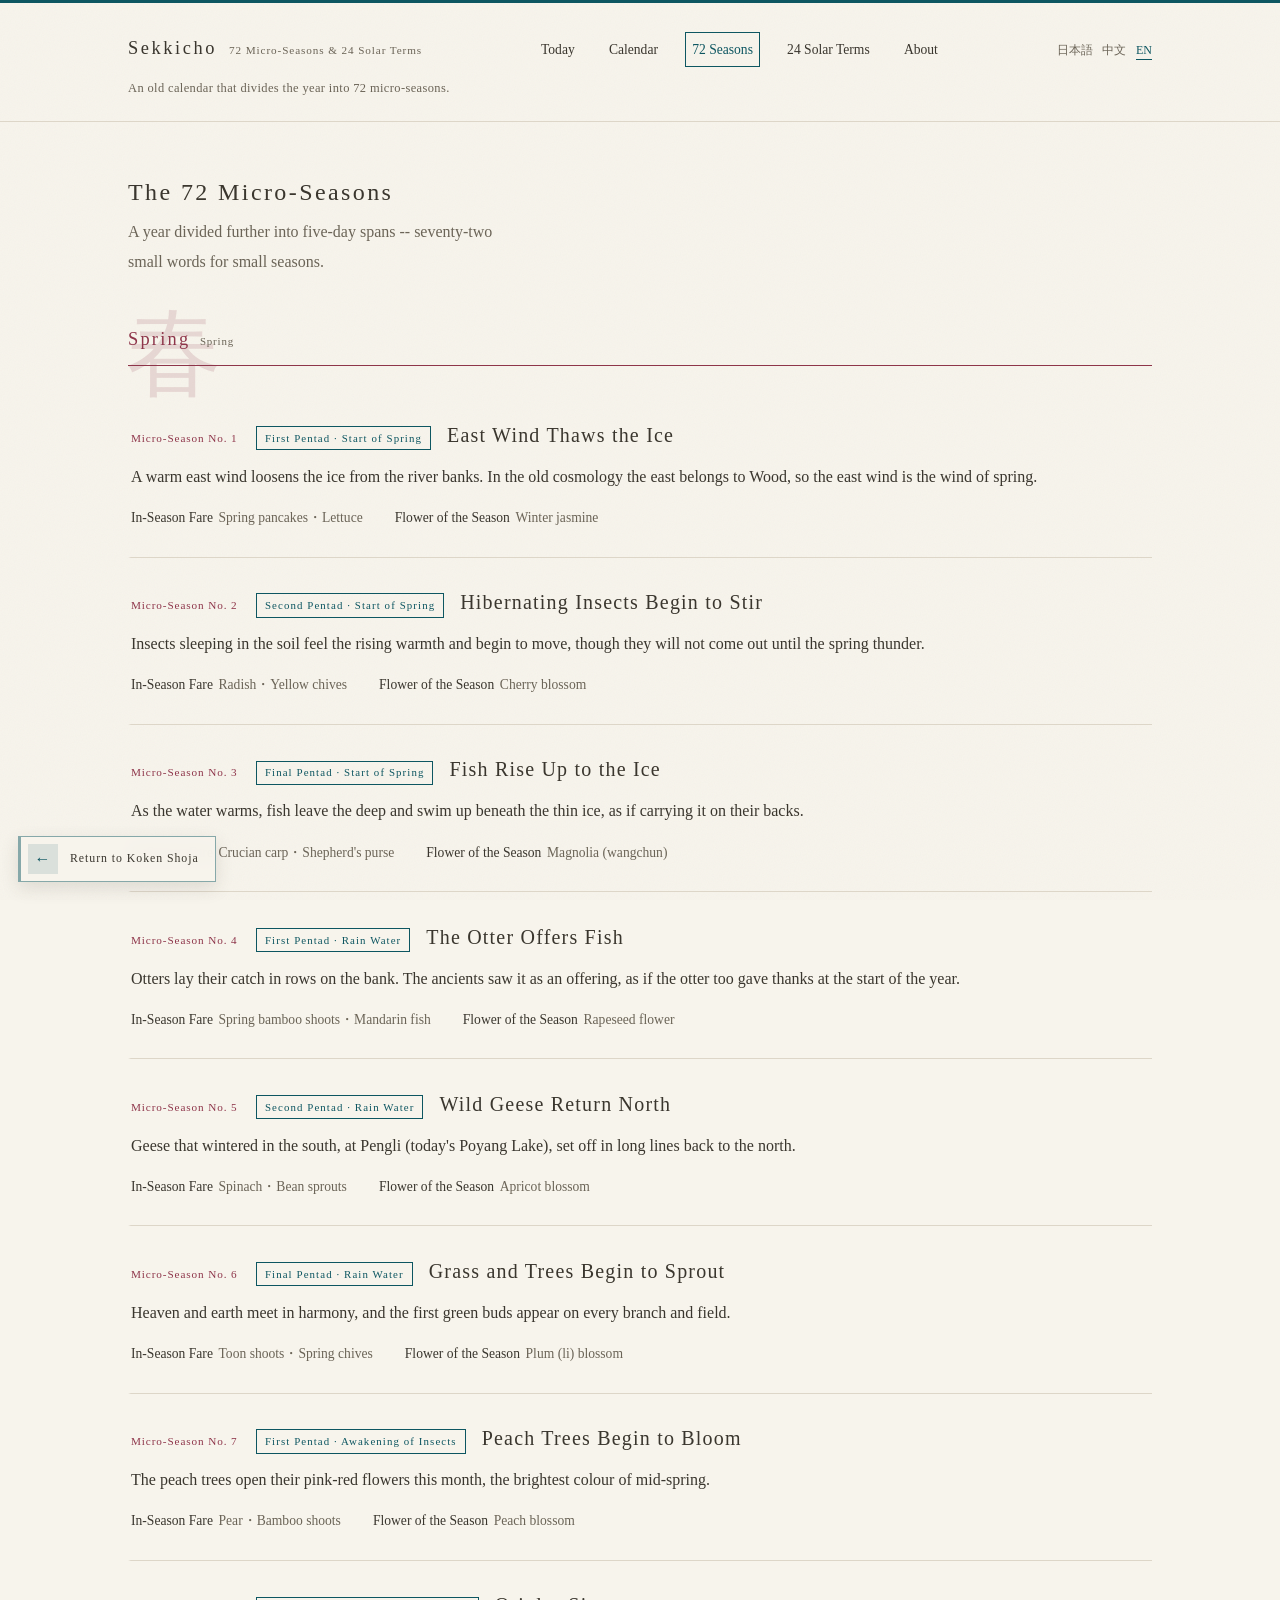
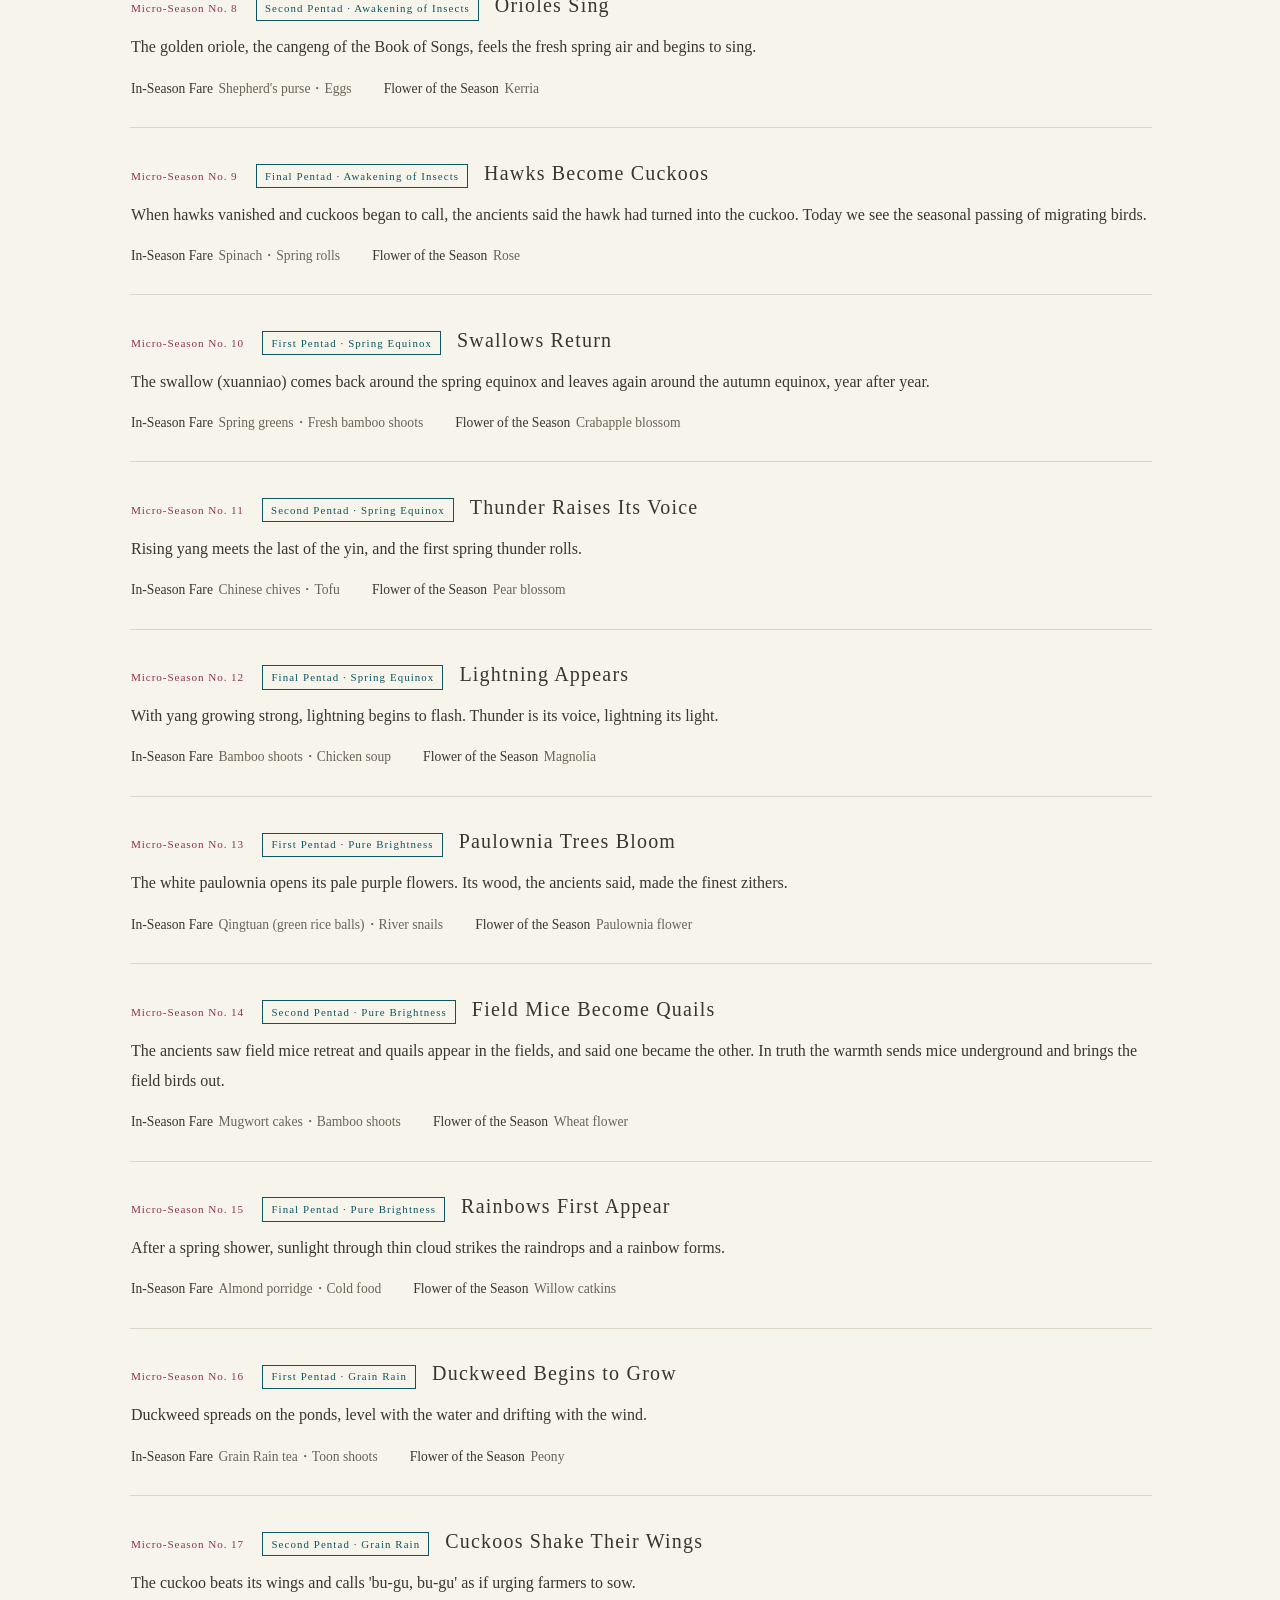
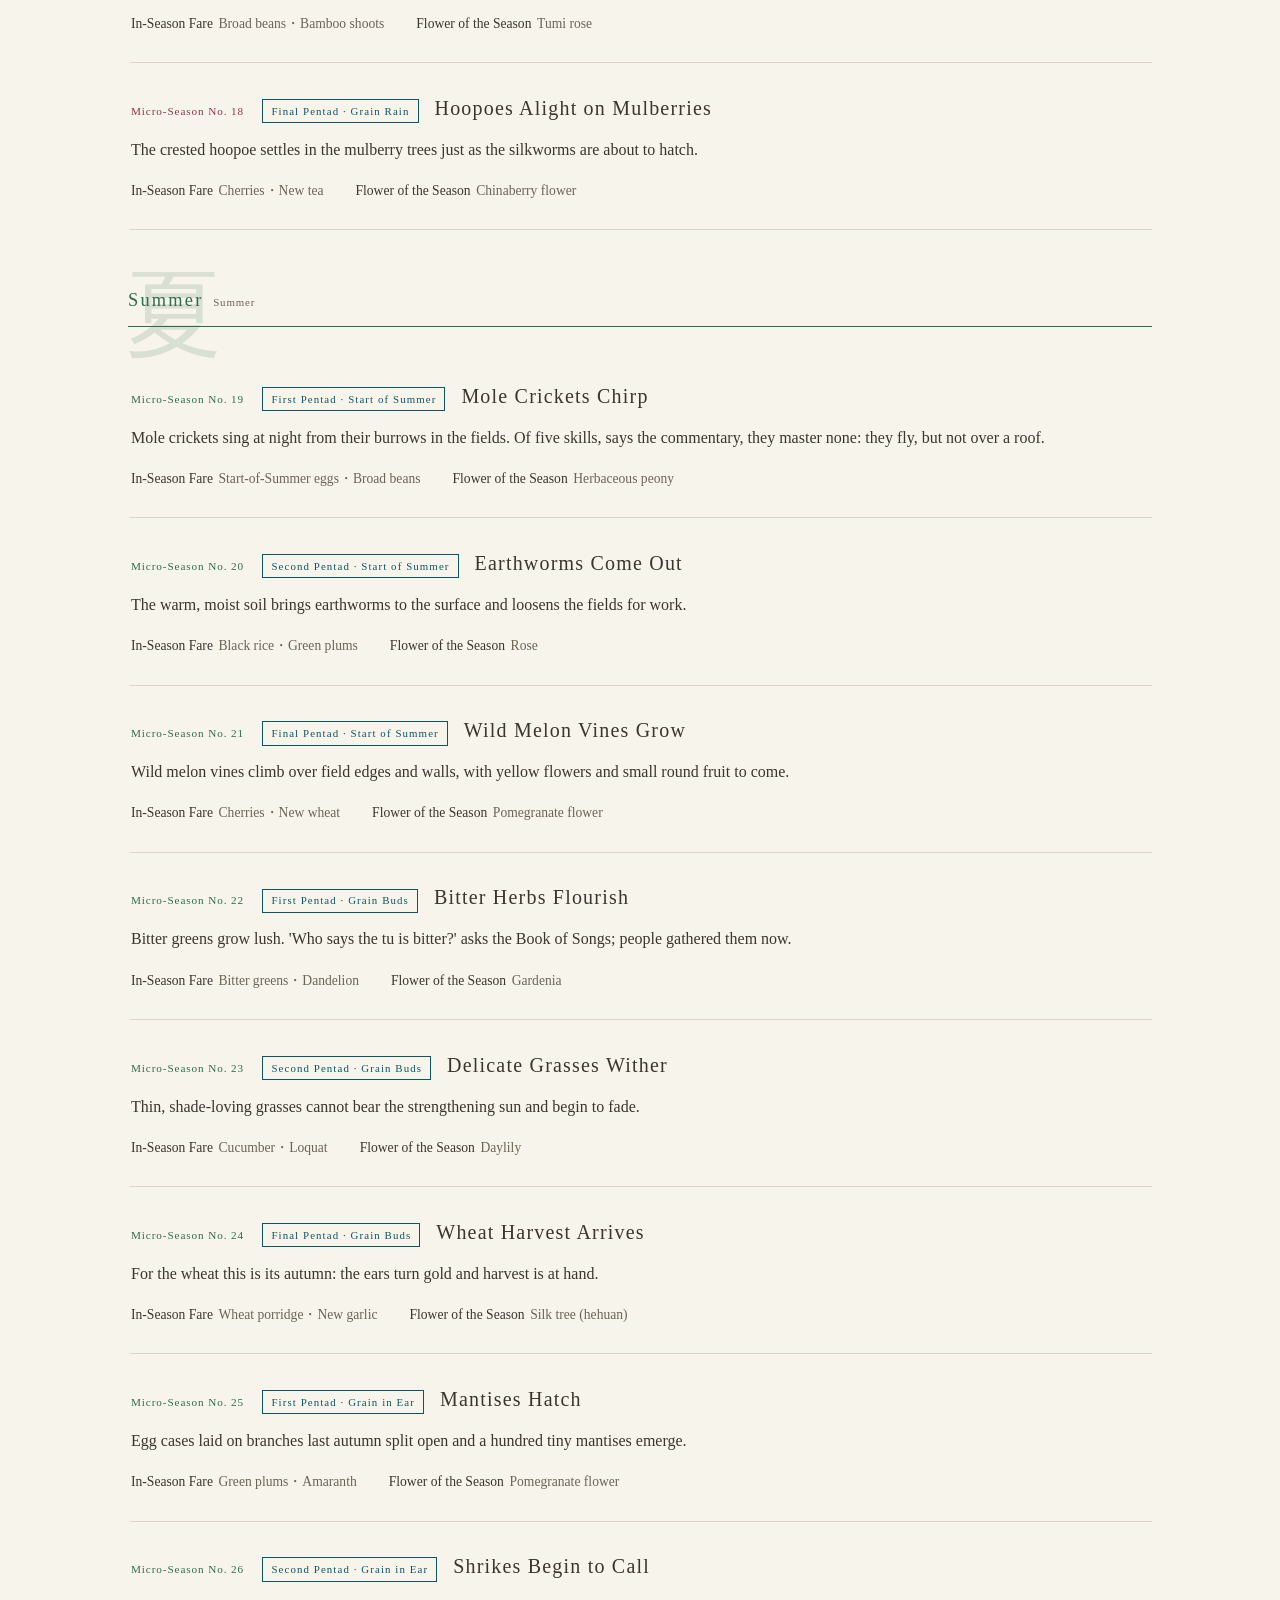
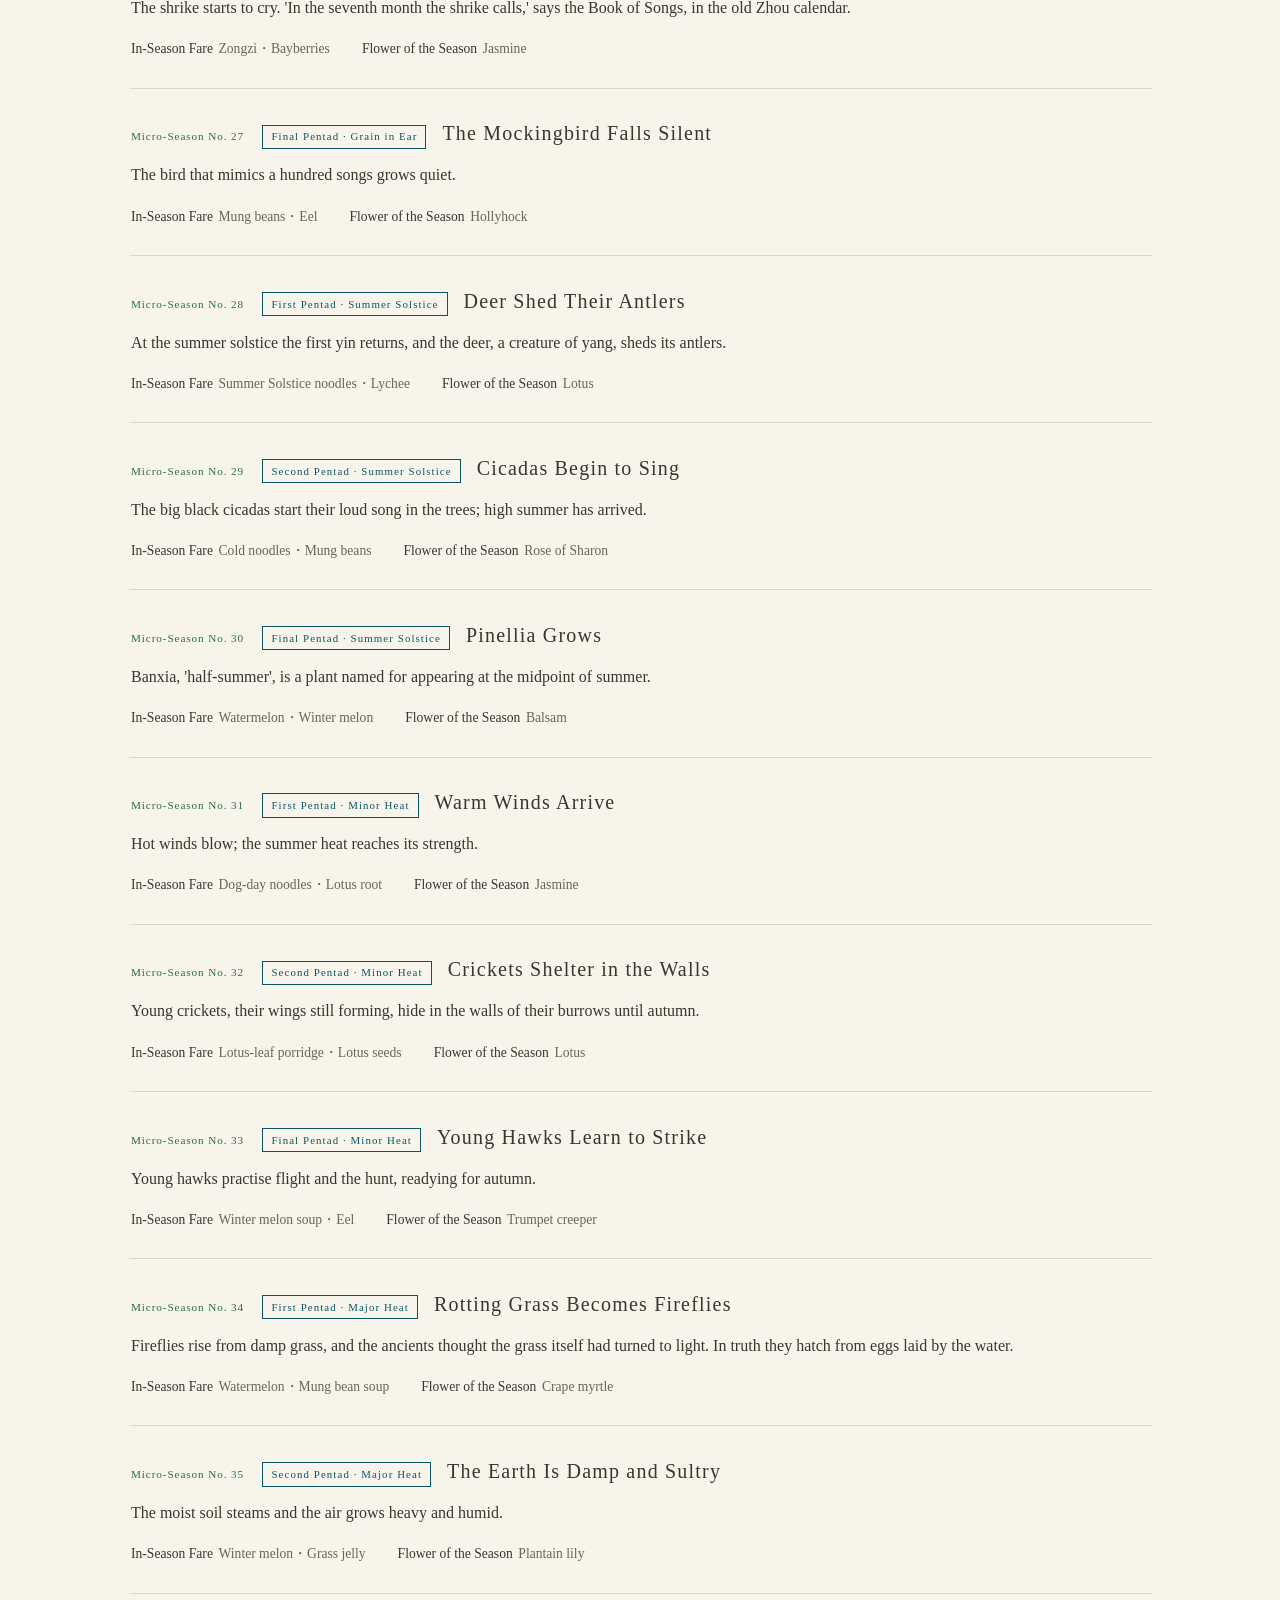
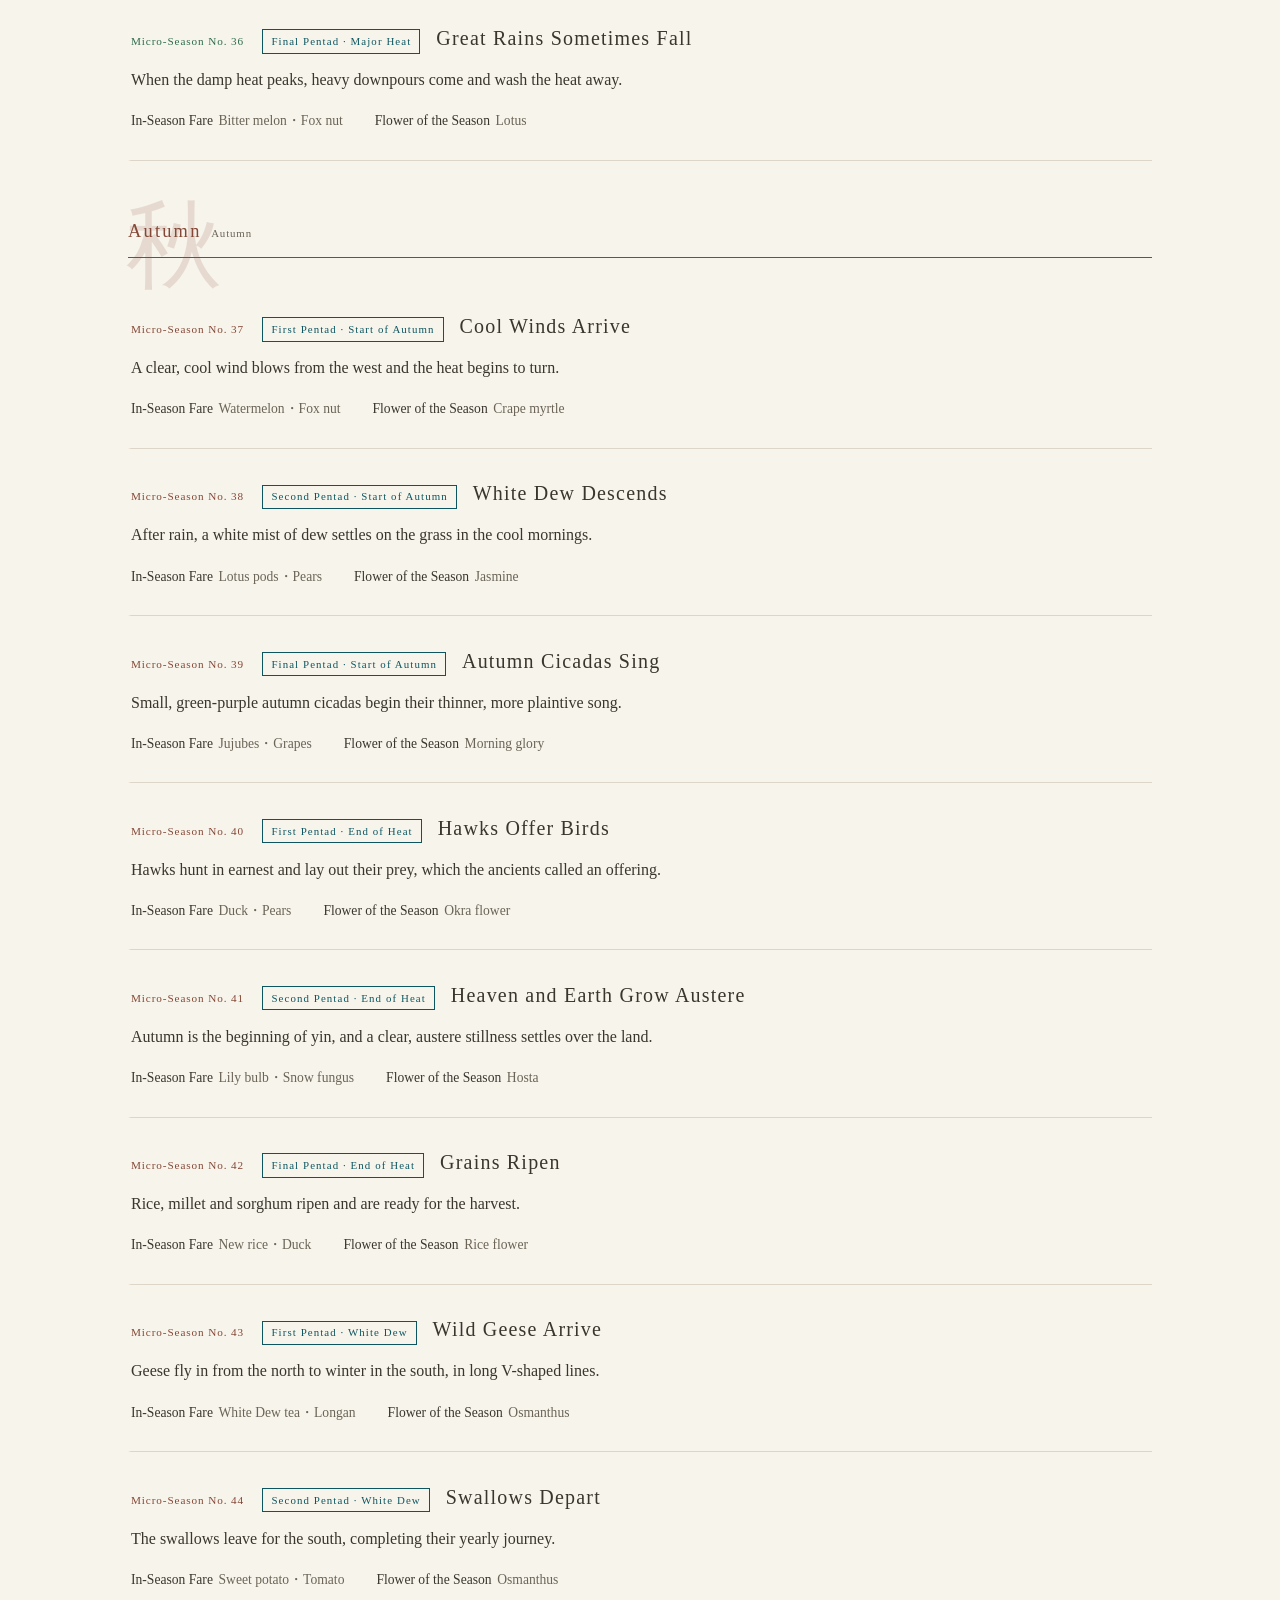
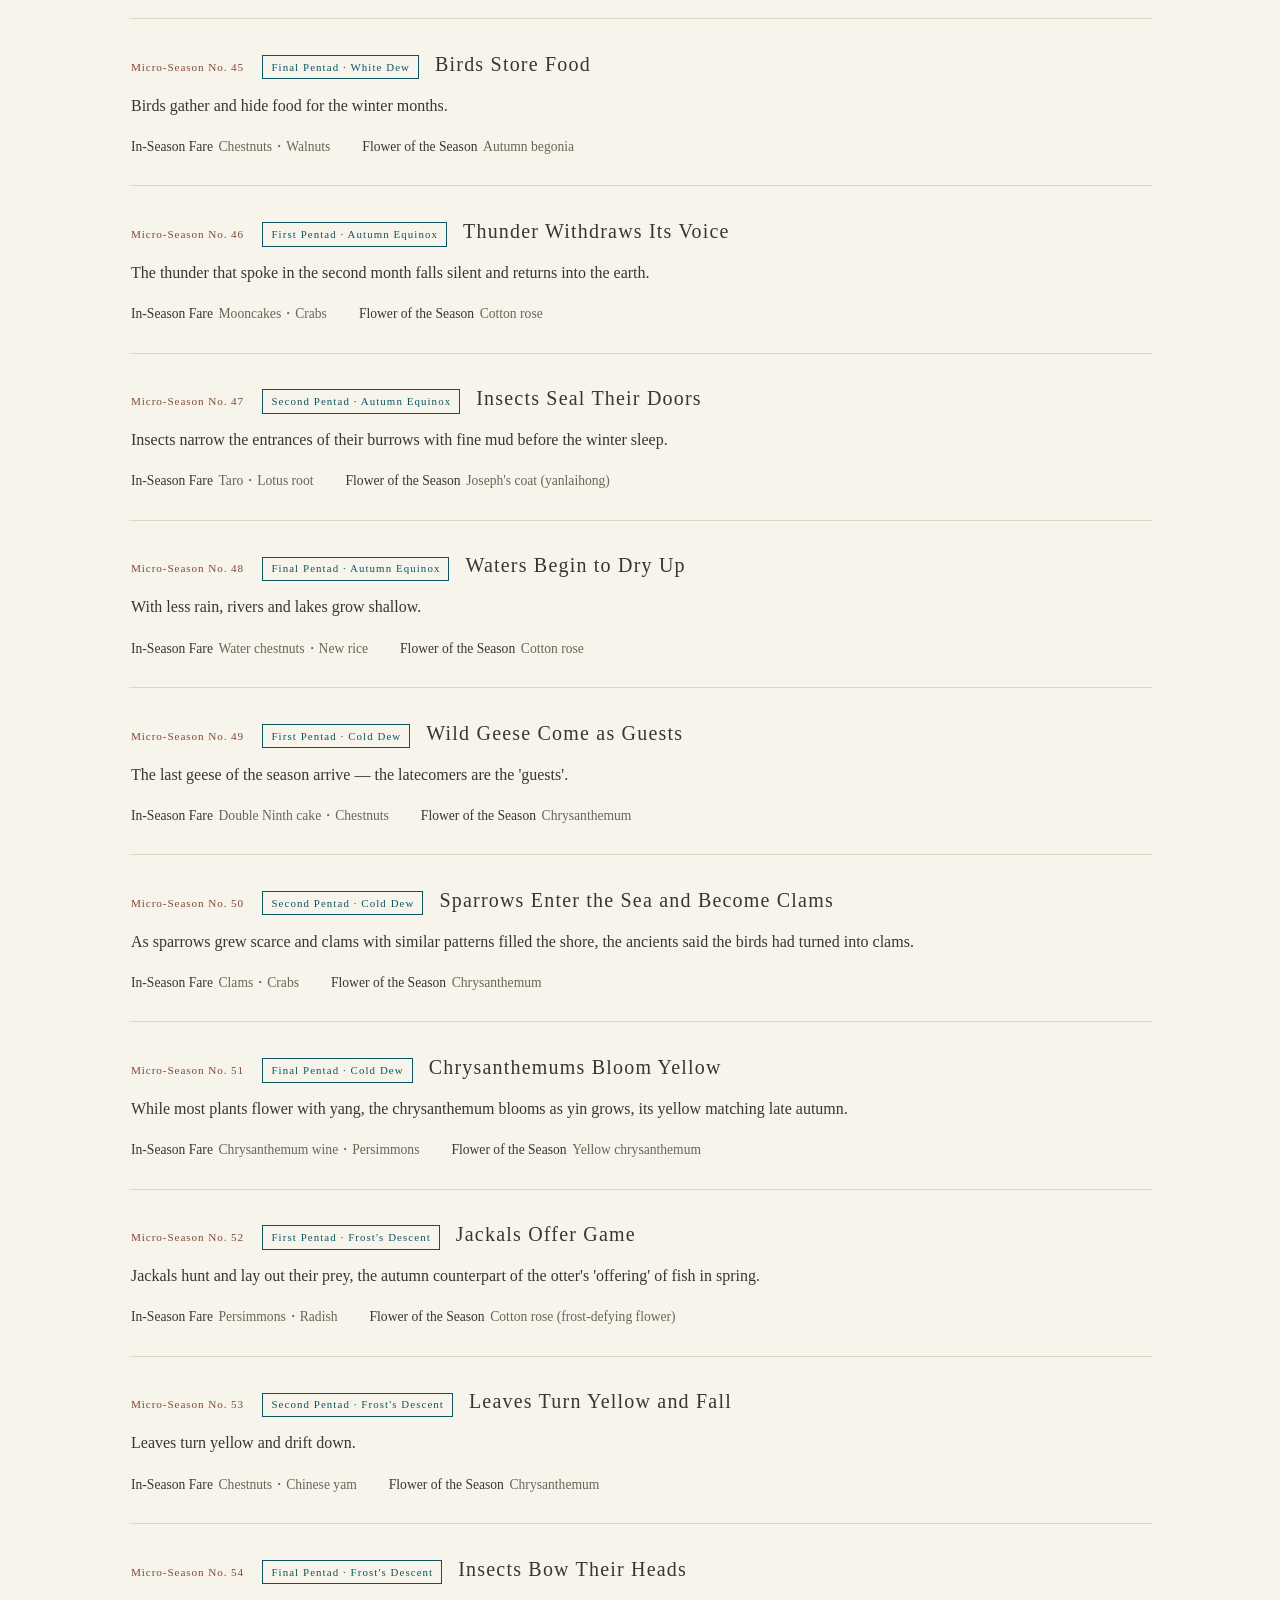
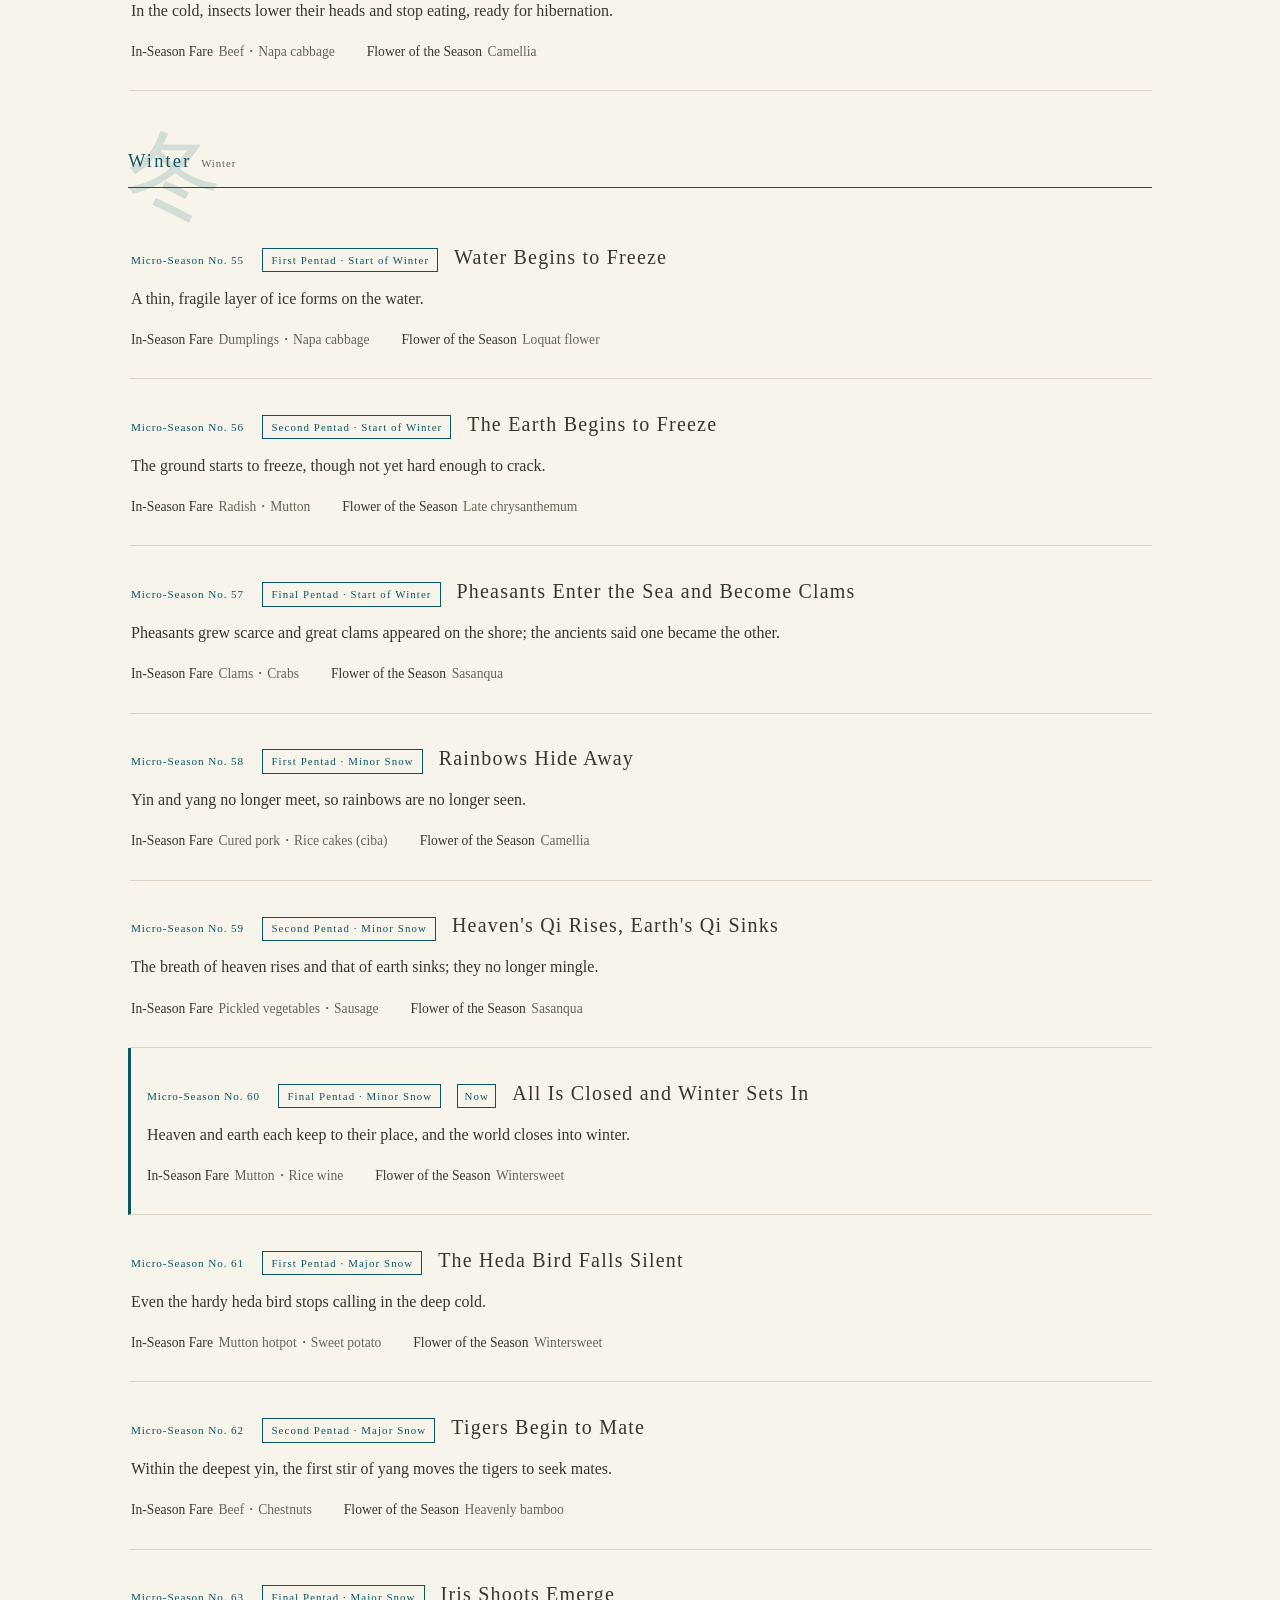
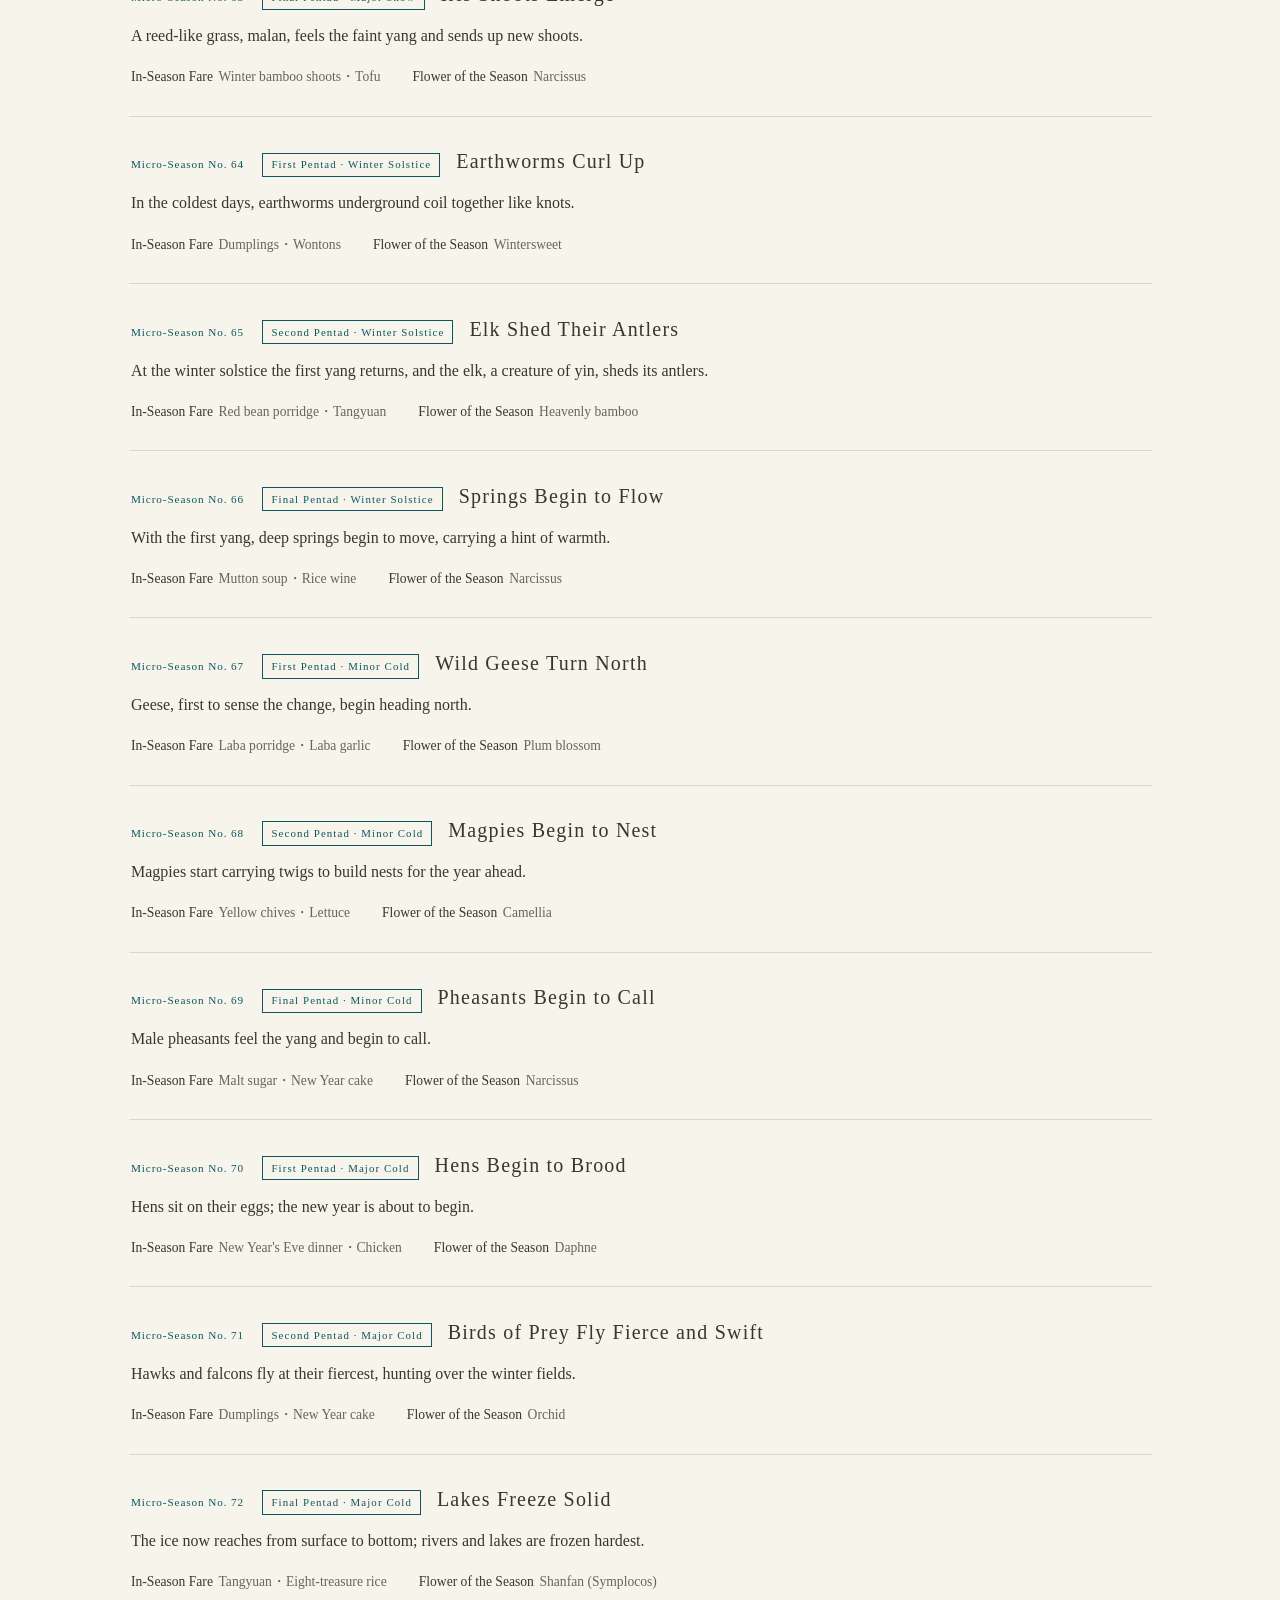
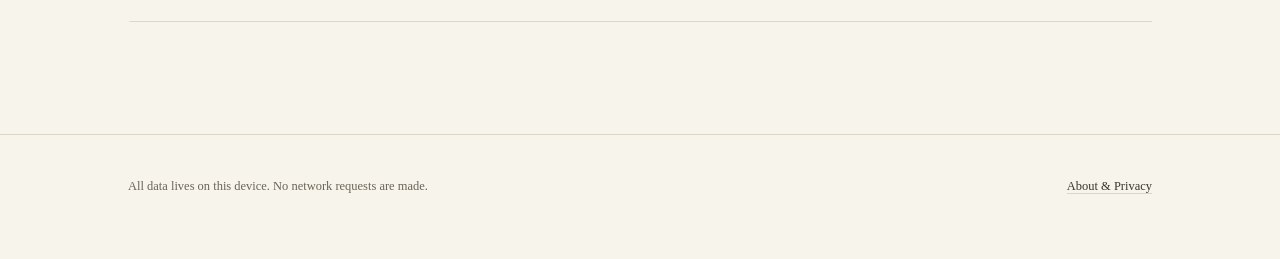
<file: koyomi.html>
<!DOCTYPE html>
<html lang="ja">
<head>
<meta charset="UTF-8">
<meta name="viewport" content="width=device-width, initial-scale=1">
<title>七十二候一覧 -- 節気帖</title>
<meta name="description" content="七十二候を春夏秋冬の四季で分類。候名・読み・季節の解説・旬の食材・季の花を日本語・中文・Englishで収録。">
<meta property="og:title" content="七十二候一覧 -- 節気帖">
<meta property="og:description" content="七十二候を春夏秋冬の四季で分類し、日本語・中文・Englishの三語で読む一覧。">
<meta property="og:type" content="website">
<meta property="og:url" content="https://kenoushin.com/sekkicho/koyomi.html">
<meta property="og:image" content="https://kenoushin.com/sekkicho/assets/og.png">
<link rel="icon" type="image/png" sizes="32x32" href="./assets/icons/favicon-32.png">
<link rel="icon" type="image/png" sizes="48x48" href="./assets/icons/favicon-48.png">
<link rel="apple-touch-icon" href="./assets/icons/apple-touch-icon.png">
<link rel="manifest" href="./manifest.json">
<meta name="theme-color" content="#F7F4EC">
<link rel="stylesheet" href="./assets/css/style.css?v=24">
<script type="application/ld+json">
{"@context":"https://schema.org","@type":"CollectionPage","name":"七十二候一覧 -- 節気帖","description":"七十二候を春夏秋冬の四季で分類し、三語で読む一覧。","url":"https://kenoushin.com/sekkicho/koyomi.html","inLanguage":["ja","zh-Hans","en"],"isPartOf":{"@type":"WebSite","name":"節気帖","url":"https://kenoushin.com/sekkicho/"}}
</script>
</head>
<body>
<div class="season-band" aria-hidden="true"></div>
<a class="academy-back-button" href="https://kenoushin.com/" aria-label="Return to Koken Shoja"><span class="academy-back-arrow" aria-hidden="true">←</span><span data-i18n="nav_academy">弘顕精舎へ戻る</span></a>
<header class="site-header">
  <div class="wrap">
    <p class="site-title"><a href="./index.html" data-i18n="site_title">節気帖</a><span class="site-subtitle" data-i18n="site_subtitle">七十二候・二十四節気</span></p>
    <nav class="site-nav" aria-label="Main">
      <a href="./index.html" data-i18n="nav_today">今日</a>
      <a href="./calendar.html" data-i18n="nav_calendar">暦</a>
      <a href="./koyomi.html" aria-current="page" data-i18n="nav_koyomi">七十二候</a>
      <a href="./sekki.html" data-i18n="nav_sekki">二十四節気</a>
      <a href="./about.html" data-i18n="nav_about">について</a>
    </nav>
    <div class="lang-switch" aria-label="Language">
      <button type="button" data-lang-switch="ja">日本語</button>
      <button type="button" data-lang-switch="zh">中文</button>
      <button type="button" data-lang-switch="en">EN</button>
    </div>
  </div>
  <div class="wrap site-tagline-row">
    <p class="site-tagline" data-i18n="site_tagline">一年を七十二の季節に分ける、いにしえの暦。</p>
  </div>
</header>

<main>
  <div class="wrap">
    <h1 class="page-title" data-i18n="koyomi_page_title">七十二候一覧</h1>
    <p class="page-lead" data-i18n="koyomi_page_lead">一年をさらに五日刻みに分けた、七十二の小さな季節のことば。</p>
    <div id="koyomiList"></div>
  </div>
</main>

<footer class="site-footer">
  <div class="wrap">
    <p data-i18n="footer_note">データはすべて端末内に保存され、通信は発生しません。</p>
    <p><a href="./about.html" data-i18n="footer_link_about">について・プライバシー</a></p>
  </div>
</footer>

<script src="./assets/js/data.js"></script>
<script src="./assets/js/data-cn.js"></script>
<script src="./assets/js/edition.js"></script>
<script src="./assets/js/koyomi.js"></script>
<script src="./assets/js/i18n.js?v=14"></script>
<script src="./assets/js/common.js"></script>
<script src="./assets/js/kou-names.js"></script>
<script src="./assets/js/native-shell.js"></script>
<script src="./assets/js/affiliate.js"></script>
<script src="./assets/js/page-koyomi.js"></script>
</body>
</html>
</file>
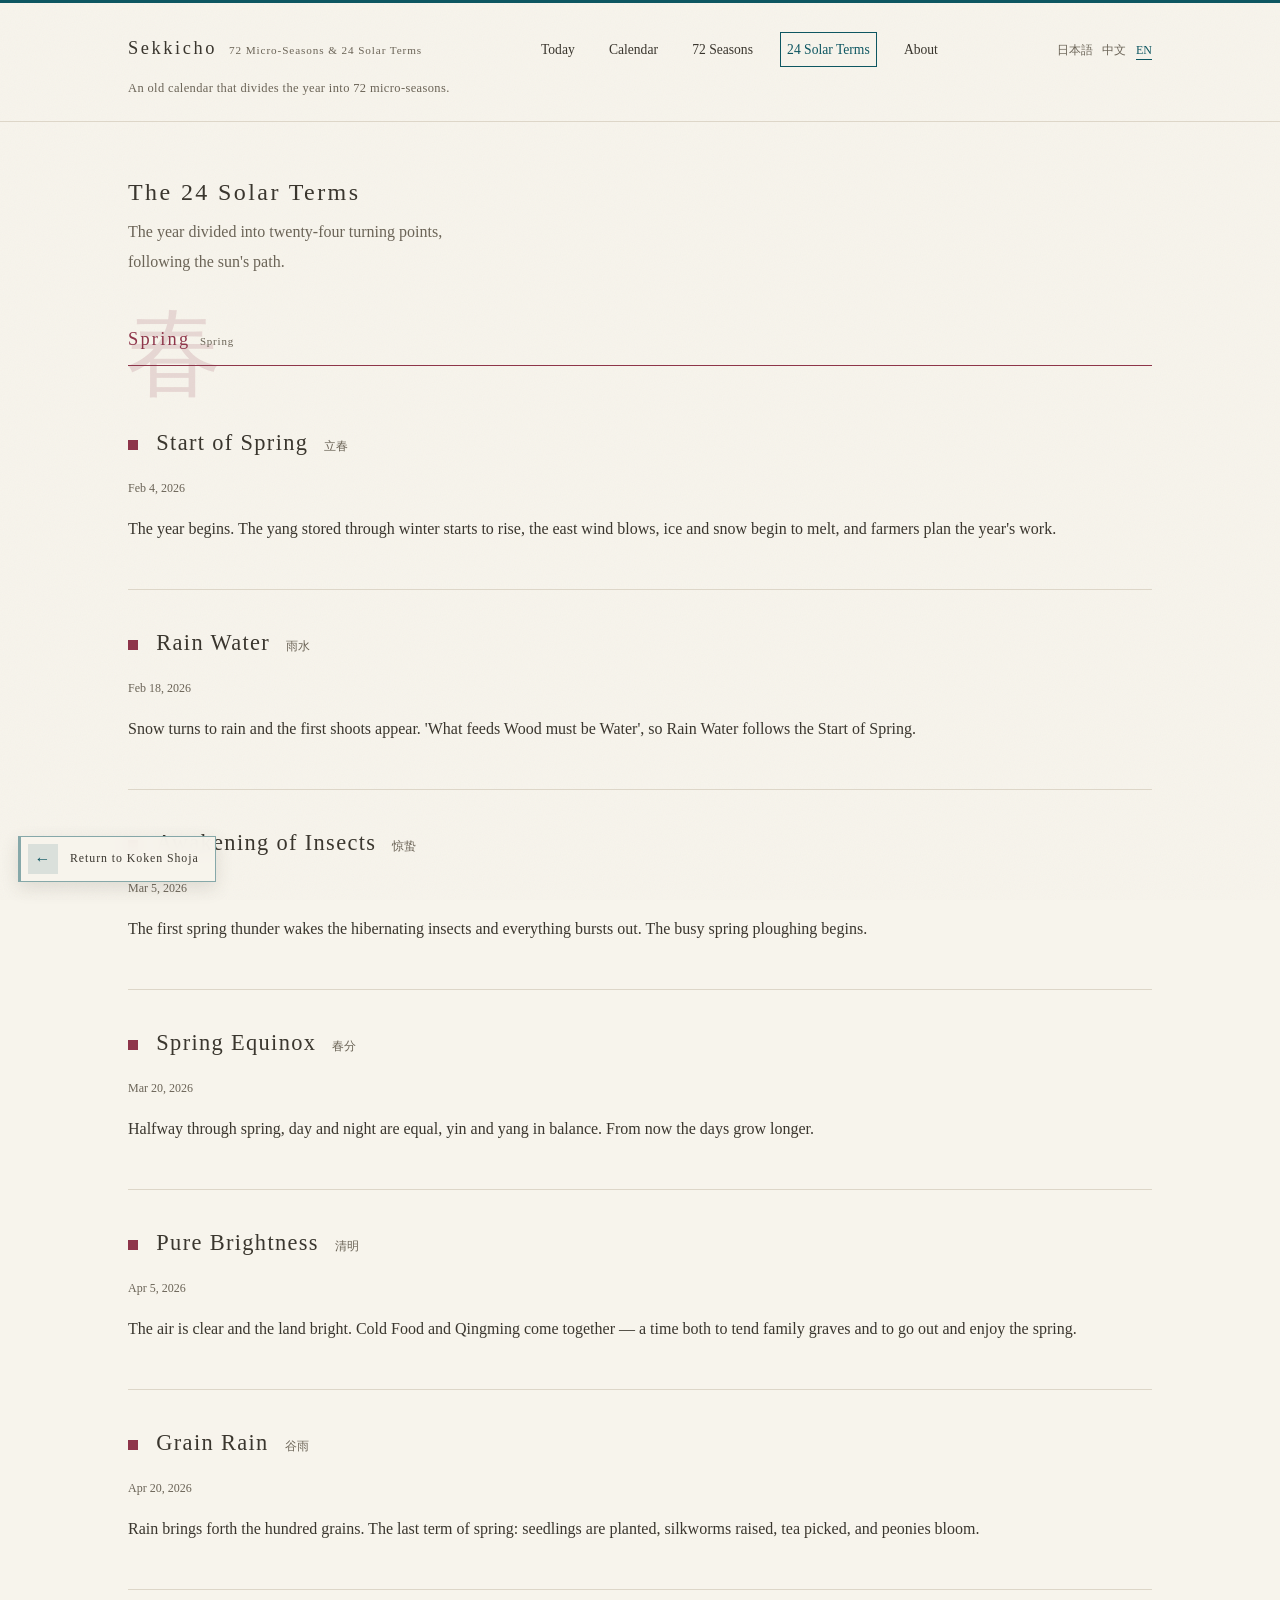
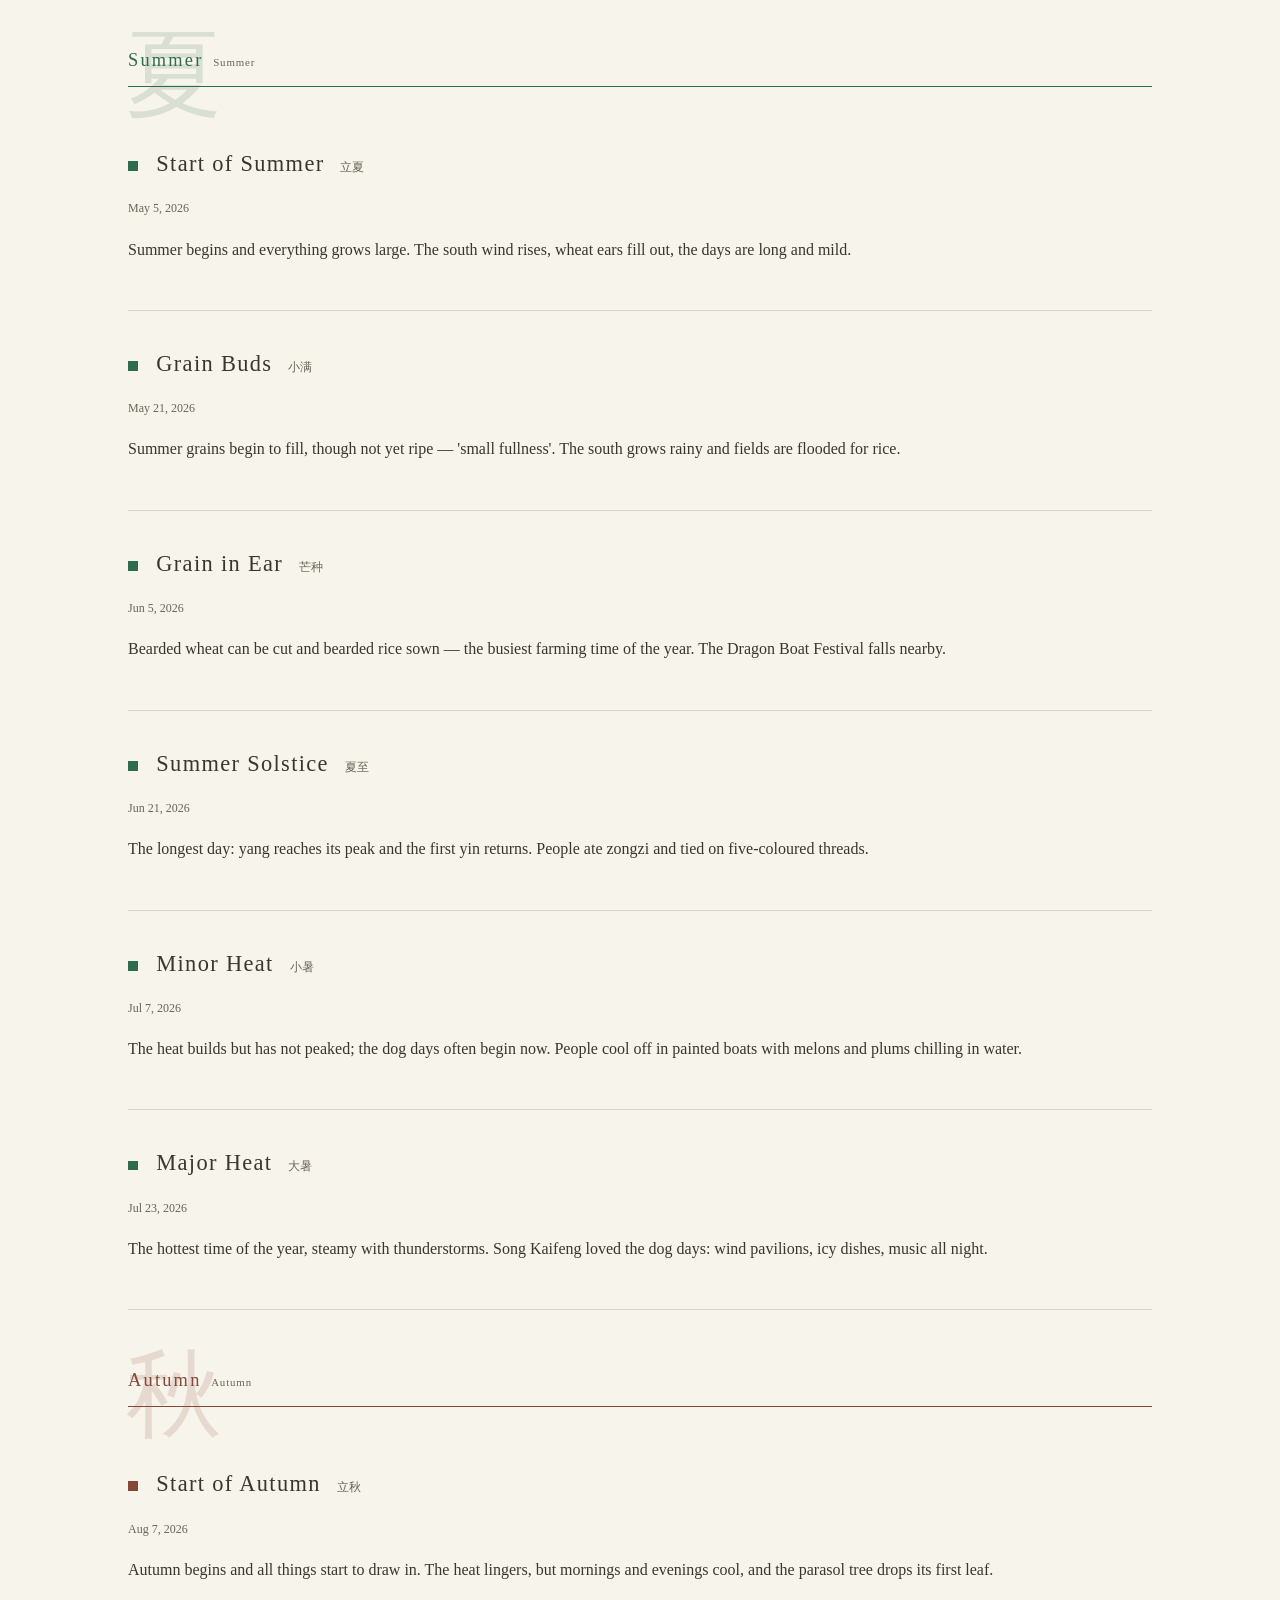
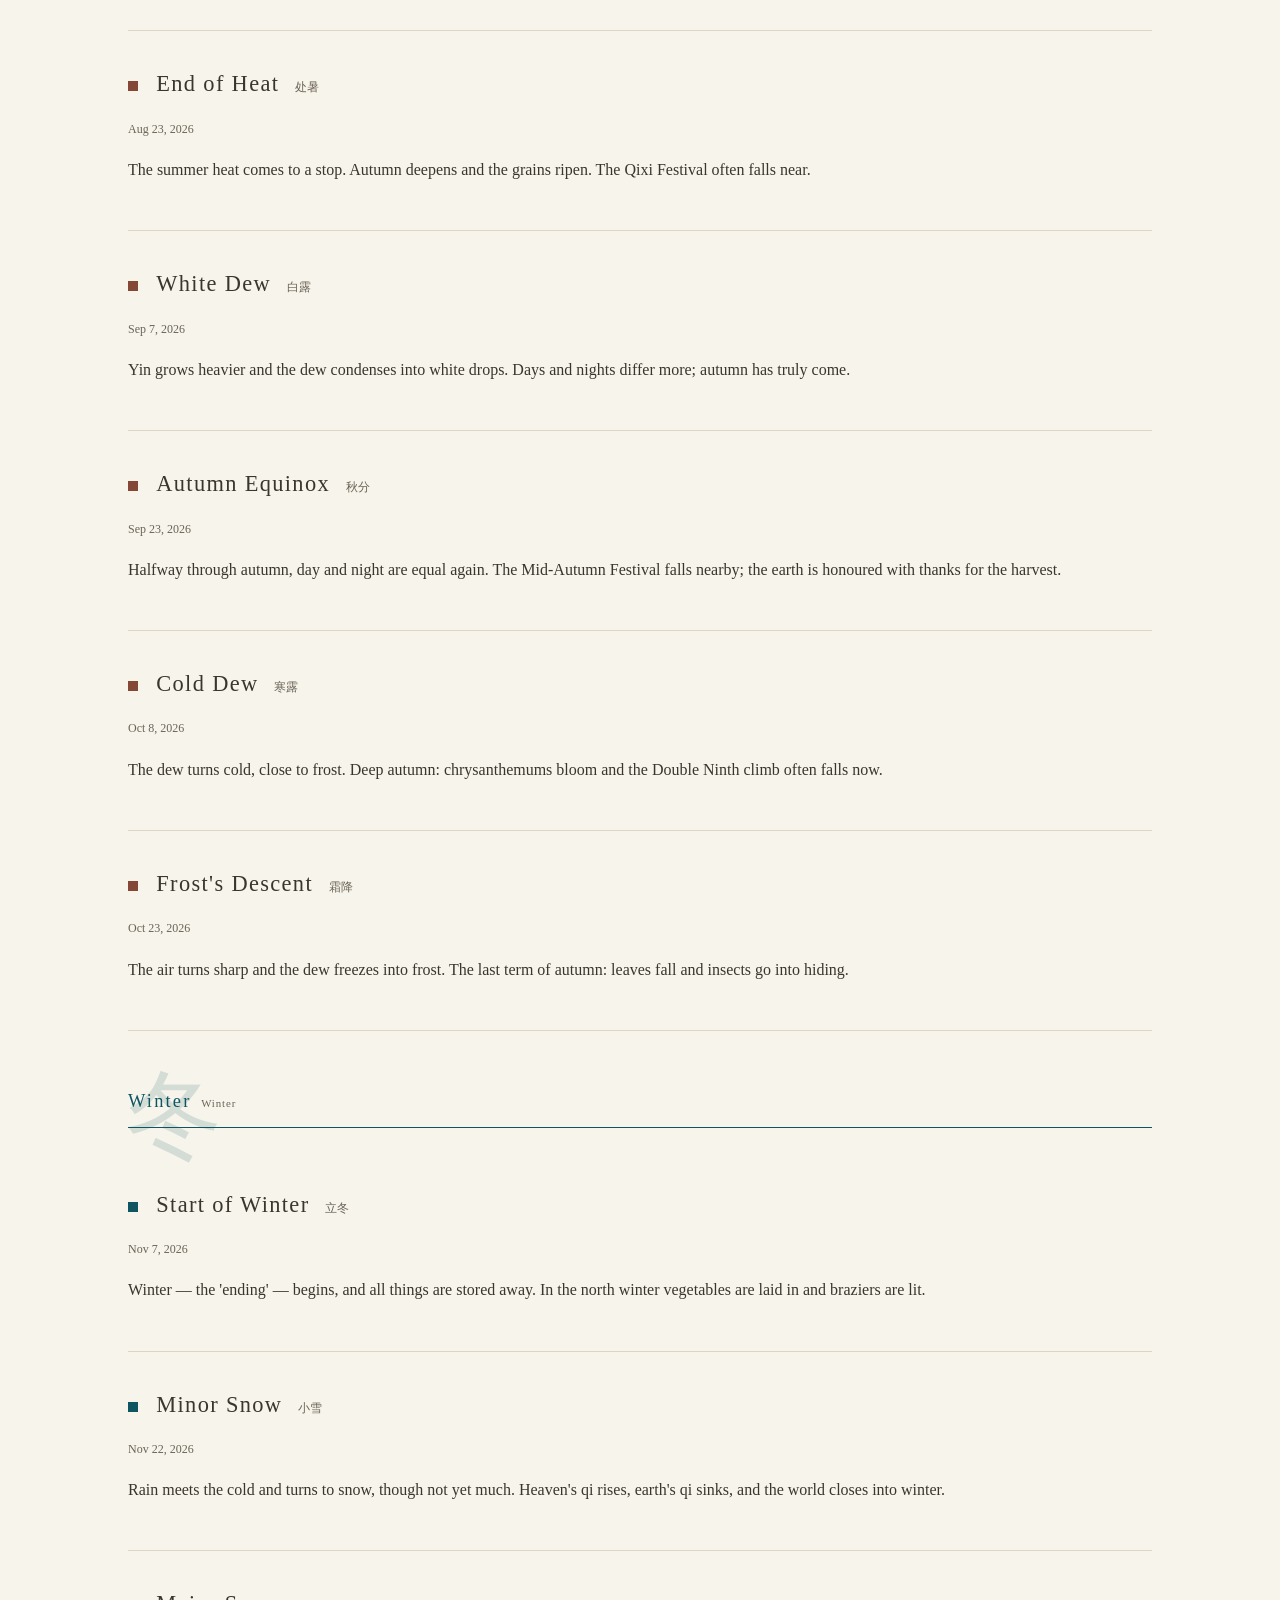
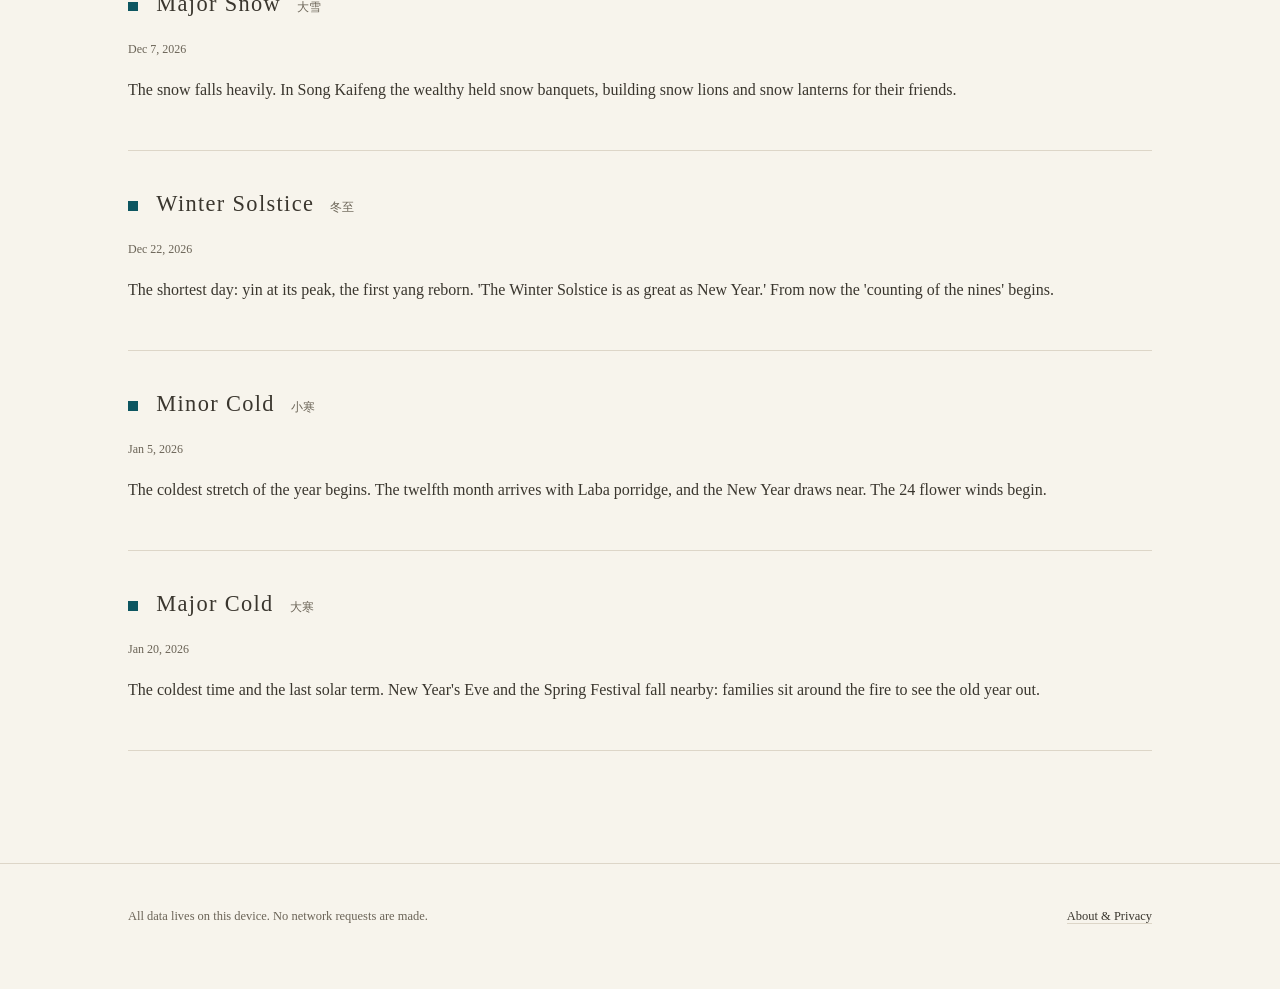
<file: sekki.html>
<!DOCTYPE html>
<html lang="ja">
<head>
<meta charset="UTF-8">
<meta name="viewport" content="width=device-width, initial-scale=1">
<title>二十四節気読本 -- 節気帖</title>
<meta name="description" content="二十四節気それぞれの由来と季節の変化を、日本語・中文・Englishの三語で読む長文集。">
<meta property="og:title" content="二十四節気読本 -- 節気帖">
<meta property="og:description" content="二十四節気それぞれの由来と季節の変化を、日本語・中文・Englishの三語で読む長文集。">
<meta property="og:type" content="website">
<meta property="og:url" content="https://kenoushin.com/sekkicho/sekki.html">
<meta property="og:image" content="https://kenoushin.com/sekkicho/assets/og.png">
<link rel="icon" type="image/png" sizes="32x32" href="./assets/icons/favicon-32.png">
<link rel="icon" type="image/png" sizes="48x48" href="./assets/icons/favicon-48.png">
<link rel="apple-touch-icon" href="./assets/icons/apple-touch-icon.png">
<link rel="manifest" href="./manifest.json">
<meta name="theme-color" content="#F7F4EC">
<link rel="stylesheet" href="./assets/css/style.css?v=24">
<script type="application/ld+json">
{"@context":"https://schema.org","@type":"CollectionPage","name":"二十四節気読本 -- 節気帖","description":"二十四節気それぞれの由来と季節の変化を三語で読む長文集。","url":"https://kenoushin.com/sekkicho/sekki.html","inLanguage":["ja","zh-Hans","en"],"isPartOf":{"@type":"WebSite","name":"節気帖","url":"https://kenoushin.com/sekkicho/"}}
</script>
</head>
<body>
<div class="season-band" aria-hidden="true"></div>
<a class="academy-back-button" href="https://kenoushin.com/" aria-label="Return to Koken Shoja"><span class="academy-back-arrow" aria-hidden="true">←</span><span data-i18n="nav_academy">弘顕精舎へ戻る</span></a>
<header class="site-header">
  <div class="wrap">
    <p class="site-title"><a href="./index.html" data-i18n="site_title">節気帖</a><span class="site-subtitle" data-i18n="site_subtitle">七十二候・二十四節気</span></p>
    <nav class="site-nav" aria-label="Main">
      <a href="./index.html" data-i18n="nav_today">今日</a>
      <a href="./calendar.html" data-i18n="nav_calendar">暦</a>
      <a href="./koyomi.html" data-i18n="nav_koyomi">七十二候</a>
      <a href="./sekki.html" aria-current="page" data-i18n="nav_sekki">二十四節気</a>
      <a href="./about.html" data-i18n="nav_about">について</a>
    </nav>
    <div class="lang-switch" aria-label="Language">
      <button type="button" data-lang-switch="ja">日本語</button>
      <button type="button" data-lang-switch="zh">中文</button>
      <button type="button" data-lang-switch="en">EN</button>
    </div>
  </div>
  <div class="wrap site-tagline-row">
    <p class="site-tagline" data-i18n="site_tagline">一年を七十二の季節に分ける、いにしえの暦。</p>
  </div>
</header>

<main>
  <div class="wrap">
    <h1 class="page-title" data-i18n="sekki_page_title">二十四節気読本</h1>
    <p class="page-lead" data-i18n="sekki_page_lead">太陽の運行にもとづく、一年を二十四に分けた季節の節目。</p>
    <div id="sekkiList"></div>
  </div>
</main>

<footer class="site-footer">
  <div class="wrap">
    <p data-i18n="footer_note">データはすべて端末内に保存され、通信は発生しません。</p>
    <p><a href="./about.html" data-i18n="footer_link_about">について・プライバシー</a></p>
  </div>
</footer>

<script src="./assets/js/data.js"></script>
<script src="./assets/js/data-cn.js"></script>
<script src="./assets/js/edition.js"></script>
<script src="./assets/js/koyomi.js"></script>
<script src="./assets/js/i18n.js?v=14"></script>
<script src="./assets/js/common.js"></script>
<script src="./assets/js/native-shell.js"></script>
<script src="./assets/js/page-sekki.js"></script>
</body>
</html>
</file>
<file: assets/css/style.css>
/* 節気帖 -- 素箋 (shirafu) visual system.
   Light washi-paper palette, single seasonal accent, serif type, generous
   whitespace, no rounded corners, no icon fonts, no external assets. */

:root {
  --bg: #F7F4EC;
  --ink: #3A362E;
  --ink-soft: #6B6457;
  --sun: #C73E3A;   /* 韓紅 -- Sundays and holidays */
  --sat: #113285;   /* 紺青 -- Saturdays */
  --card: #FBF9F4;
  --line-soft: #EEE8DC;
  --line: #DDD6C8;
  --accent: #8A8274;
  --accent-rgb: 138,130,116;
  --serif: "Noto Serif JP", "Noto Serif SC", serif;
}

* {
  box-sizing: border-box;
}

html, body {
  margin: 0;
  padding: 0;
}

body {
  background: var(--bg);
  color: var(--ink);
  font-family: var(--serif);
  line-height: 1.9;
  -webkit-font-smoothing: antialiased;
  position: relative;
}

/* Washi (和紙) paper grain: a faint SVG feTurbulence noise layer applied to
   every page, kept under 0.04 opacity so it reads as paper texture rather
   than visible static. Fixed + negative z-index so it never intercepts
   clicks and never needs z-index bookkeeping on the rest of the page. */
body::before {
  content: "";
  position: fixed;
  inset: 0;
  z-index: -1;
  pointer-events: none;
  opacity: 0.04;
  background-repeat: repeat;
  background-image: url("data:image/svg+xml,%3Csvg xmlns='http://www.w3.org/2000/svg' width='120' height='120'%3E%3Cfilter id='n'%3E%3CfeTurbulence type='fractalNoise' baseFrequency='0.85' numOctaves='2' stitchTiles='stitch'/%3E%3C/filter%3E%3Crect width='120' height='120' filter='url(%23n)'/%3E%3C/svg%3E");
}

/* Top season band: a thin full-width strip in the current season's color,
   present on every page as a constant, quiet marker of "what season it
   is right now" even before any other content loads. */
.season-band {
  height: 3px;
  width: 100%;
  background: var(--accent);
}

.academy-return-bar {
  border-bottom: 1px solid var(--line);
  background: rgba(255,255,255,0.38);
}

.academy-return-bar .wrap {
  min-height: 38px;
  display: flex;
  align-items: center;
}

.academy-return-bar a {
  display: inline-flex;
  align-items: center;
  min-height: 30px;
  padding: 0 0.55rem;
  border: 1px solid rgba(var(--accent-rgb),0.36);
  color: var(--accent);
  font-size: 0.72rem;
  letter-spacing: 0.08em;
  transition: background 0.16s ease, color 0.16s ease, transform 0.16s ease;
}

.academy-return-bar a:hover,
.academy-return-bar a:focus-visible {
  background: var(--accent);
  color: var(--bg);
  transform: translateX(-2px);
}

.academy-return-bar a:active { transform: translateX(-4px); }
.academy-label-zh,.academy-label-en { display: none; }
html[lang="zh"] .academy-label-ja,html[lang="zh"] .academy-label-en { display: none; }
html[lang="zh"] .academy-label-zh { display: inline; }
html[lang="en"] .academy-label-ja,html[lang="en"] .academy-label-zh { display: none; }
html[lang="en"] .academy-label-en { display: inline; }

/* A quiet bridge back to the parent academy. It floats above the page so
   every section remains escapable, while keeping the same paper-and-ink
   language as the calendar itself. */
.academy-back-button {
  position: fixed;
  left: 18px;
  bottom: 18px;
  z-index: 99999;
  min-height: 46px;
  display: inline-flex;
  align-items: center;
  gap: 0.75rem;
  padding: 7px 16px 7px 7px;
  border: 1px solid rgba(var(--accent-rgb), 0.48);
  border-left-width: 3px;
  background: rgba(247,244,236,0.94);
  color: var(--ink);
  box-shadow: 0 6px 18px rgba(58,54,46,0.13);
  backdrop-filter: blur(8px);
  -webkit-backdrop-filter: blur(8px);
  font-size: 0.74rem;
  letter-spacing: 0.08em;
  line-height: 1.35;
  text-decoration: none;
  transition: color 0.18s ease, border-color 0.18s ease, background 0.18s ease, transform 0.18s ease, box-shadow 0.18s ease;
}

.academy-back-arrow {
  width: 30px;
  height: 30px;
  display: inline-flex;
  align-items: center;
  justify-content: center;
  flex: 0 0 auto;
  background: rgba(var(--accent-rgb),0.12);
  color: var(--accent);
  font-family: Georgia, serif;
  font-size: 1rem;
  transition: transform 0.18s ease, background 0.18s ease;
}

.academy-back-button:hover,
.academy-back-button:focus-visible {
  color: var(--ink);
  border-color: var(--accent);
  background: var(--bg);
  transform: translateY(-2px);
  box-shadow: 0 9px 24px rgba(58,54,46,0.18);
}

.academy-back-button:hover .academy-back-arrow,
.academy-back-button:focus-visible .academy-back-arrow {
  background: var(--accent);
  color: var(--bg);
  transform: translateX(-2px);
}

.academy-back-button:active {
  transform: translateY(1px);
  box-shadow: 0 3px 9px rgba(58,54,46,0.12);
}

@media (max-width: 640px) {
  .academy-back-button {
    left: 12px;
    bottom: calc(12px + env(safe-area-inset-bottom));
    min-height: 44px;
    max-width: calc(100vw - 24px);
    padding-right: 13px;
    font-size: 0.7rem;
  }
}

@media (prefers-reduced-motion: reduce) {
  .academy-back-button, .academy-back-arrow { transition: none; }
}

a {
  color: var(--ink);
  text-decoration: none;
  border-bottom: 1px solid var(--line);
}

a:hover {
  border-bottom-color: var(--accent);
  color: var(--accent);
}

img, svg {
  max-width: 100%;
}

.wrap {
  max-width: 1080px;
  margin: 0 auto;
  padding: 0 1.75rem;
}

/* ---------- header / nav ---------- */

.site-header {
  border-bottom: 1px solid var(--line);
  padding: 1.75rem 0 1.25rem;
  /* App on iPhone Duo inner display (portrait): the status bar runs across the
     top, so start the header below it. env() is 0 on the web. */
  padding-top: max(1.75rem, calc(env(safe-area-inset-top) + 0.75rem));
}

.site-header .wrap {
  /* App on iPhone Duo: clear the status rail (top-trailing) and side insets.
     env() is 0 on the web, where the viewport is not viewport-fit=cover. */
  padding-left: max(1.75rem, env(safe-area-inset-left));
  padding-right: max(1.75rem, env(safe-area-inset-right));
  display: flex;
  flex-wrap: wrap;
  align-items: baseline;
  justify-content: space-between;
  gap: 0.75rem 1.5rem;
}

.site-title {
  font-size: 1.15rem;
  letter-spacing: 0.14em;
  margin: 0;
  font-weight: 500;
}

.site-title a {
  border-bottom: none;
}

.site-subtitle {
  color: var(--ink-soft);
  font-size: 0.7rem;
  letter-spacing: 0.08em;
  margin-left: 0.75rem;
}

.site-tagline-row {
  padding-top: 0.6rem;
}

.site-tagline {
  color: var(--ink-soft);
  font-size: 0.78rem;
  letter-spacing: 0.03em;
  margin: 0;
}

nav.site-nav {
  display: flex;
  flex-wrap: wrap;
  gap: 1.25rem;
  font-size: 0.85rem;
}

nav.site-nav a {
  border-bottom: none;
  padding: 0.22rem 0.38rem;
  border: 1px solid transparent;
  transition: color 0.16s ease, border-color 0.16s ease, background 0.16s ease, transform 0.16s ease;
}

nav.site-nav a:hover,
nav.site-nav a:focus-visible {
  border-color: var(--line);
  background: rgba(255,255,255,0.48);
  transform: translateY(-1px);
}

nav.site-nav a:active { transform: translateY(1px); }

nav.site-nav .academy-home-link {
  color: var(--accent);
  border-color: rgba(var(--accent-rgb), 0.28);
  margin-right: 0.2rem;
  white-space: nowrap;
}

nav.site-nav a[aria-current="page"] {
  border-color: var(--accent);
  color: var(--accent);
}

.lang-switch {
  display: flex;
  gap: 0.6rem;
  font-size: 0.75rem;
  color: var(--ink-soft);
}

.lang-switch button {
  font-family: var(--serif);
  background: none;
  border: none;
  padding: 0;
  margin: 0;
  color: var(--ink-soft);
  cursor: pointer;
  border-bottom: 1px solid transparent;
  font-size: 0.75rem;
}

.lang-switch button:hover {
  color: var(--ink);
}

.lang-switch button[aria-current="true"] {
  color: var(--accent);
  border-bottom-color: var(--accent);
}

/* ---------- main / footer ---------- */

main {
  padding: 3rem 0 4rem;
}

.site-footer {
  border-top: 1px solid var(--line);
  padding: 1.75rem 0 3rem;
  color: var(--ink-soft);
  font-size: 0.78rem;
}

.site-footer .wrap {
  display: flex;
  flex-wrap: wrap;
  justify-content: space-between;
  gap: 0.75rem 1.5rem;
}

/* ---------- today page: the ceremonial sheet ---------- */

.today-sheet {
  position: relative;
  display: flex;
  flex-wrap: wrap;
  gap: 3rem;
  align-items: center;
  justify-content: center;
  padding-bottom: 2.5rem;
  border-bottom: 1px solid var(--line);
  margin-bottom: 2.5rem;
  overflow: hidden;
}

/* Faint seasonal-color wash behind the hero -- large-radius, very low
   opacity radial gradient using the season's own RGB triplet so it never
   needs a per-season CSS rule of its own. */
.today-sheet::before {
  content: "";
  position: absolute;
  inset: -20%;
  background: radial-gradient(circle at 75% 20%, rgba(var(--accent-rgb), 0.07), transparent 60%);
  pointer-events: none;
  z-index: 0;
}

.kou-hero {
  position: relative;
  z-index: 1;
  writing-mode: vertical-rl;
  text-orientation: upright;
  font-size: clamp(2.6rem, 9vw, 5.2rem);
  letter-spacing: 0.14em;
  line-height: 1.15;
  color: var(--ink);
  border-left: 1px solid var(--accent);
  padding-left: 1.25rem;
  min-height: 8rem;
  font-weight: 500;
  display: flex;
  flex-direction: row;
  align-items: flex-start;
  gap: 0.6rem;
}

.kou-hero-furigana {
  font-size: 0.6rem;
  letter-spacing: 0.24em;
  color: var(--ink-soft);
  font-weight: 400;
}

/* Latin titles must not inherit the upright CJK writing mode. In English,
   the micro-season becomes a horizontal display heading, with metadata and
   the year wheel sharing the row below it. Japanese and Chinese retain the
   original vertical ceremonial composition. */
html[lang="en"] .today-sheet {
  display: grid;
  grid-template-columns: minmax(0, 1fr) 300px;
  gap: 2.25rem 3rem;
  align-items: center;
  justify-content: stretch;
}

html[lang="en"] .kou-hero {
  grid-column: 1 / -1;
  grid-row: 1;
  width: 100%;
  min-height: 0;
  display: block;
  writing-mode: horizontal-tb;
  text-orientation: mixed;
  padding: 1.25rem 0 0.95rem;
  border-left: 0;
  border-top: 1px solid var(--accent);
  font-family: Georgia, "Times New Roman", var(--serif);
  font-size: clamp(2.45rem, 6.2vw, 4.8rem);
  line-height: 1.08;
  letter-spacing: 0.015em;
  overflow-wrap: normal;
  word-break: normal;
}

html[lang="en"] .kou-hero-furigana,
html[lang="en"] .kou-reading { display: none; }
html[lang="en"] .today-meta { grid-column: 1; grid-row: 2; min-width: 0; }
html[lang="en"] .kou-wheel { grid-column: 2; grid-row: 2; }

.today-meta {
  position: relative;
  z-index: 1;
  writing-mode: horizontal-tb;
  min-width: 220px;
  flex: 1 1 260px;
}

.kou-wheel {
  position: relative;
  z-index: 1;
  width: 300px;
  height: 300px;
  flex: 0 0 auto;
  display: flex;
  align-items: center;
  justify-content: center;
  margin: 0 auto;
}

.kou-wheel-svg a {
  border-bottom: none;
}

.kou-wheel-svg text.kou-wheel-start-label {
  font-family: var(--serif);
  font-size: 9px;
  fill: var(--ink-soft);
  letter-spacing: 0.05em;
}

.kou-wheel-center {
  position: absolute;
  top: 50%;
  left: 50%;
  transform: translate(-50%, -50%);
  text-align: center;
  width: 62%;
  pointer-events: none;
}

.kou-wheel-order {
  margin: 0;
  font-size: clamp(1.1rem, 4vw, 1.6rem);
  letter-spacing: 0.08em;
  color: var(--accent);
  font-weight: 500;
  line-height: 1.2;
}

.kou-wheel-label {
  margin: 0.35rem 0 0;
  font-size: 0.62rem;
  letter-spacing: 0.06em;
  color: var(--ink-soft);
  line-height: 1.4;
}

.today-meta .eyebrow {
  color: var(--ink-soft);
  font-size: 0.72rem;
  letter-spacing: 0.1em;
  margin-bottom: 0.3rem;
}

.today-meta .sekki-name {
  font-size: 1.6rem;
  letter-spacing: 0.08em;
  margin: 0 0 1.4rem;
}

.today-meta .sekki-name .sekki-sub {
  display: block;
  color: var(--ink-soft);
  font-size: 0.85rem;
  margin-top: 0.3rem;
  letter-spacing: 0.04em;
}

.kou-order-badge {
  display: inline-block;
  font-size: 0.78rem;
  letter-spacing: 0.12em;
  color: var(--accent);
  border: 1px solid var(--accent);
  padding: 0.15rem 0.7rem;
  margin-bottom: 0.9rem;
}

.kou-reading {
  color: var(--ink-soft);
  font-size: 0.85rem;
  letter-spacing: 0.05em;
  margin: -0.6rem 0 1.2rem;
}

.today-dates {
  font-size: 0.85rem;
  color: var(--ink-soft);
  margin-bottom: 0.4rem;
}

.today-dates strong {
  color: var(--ink);
  font-weight: 500;
}

.progress-line {
  display: flex;
  gap: 0.4rem;
  margin: 1.1rem 0 0.3rem;
}

.progress-seg {
  flex: 1 1 0;
  height: 3px;
  background: var(--line);
  border-top: none;
}

.progress-seg.is-done {
  background: var(--ink-soft);
}

.progress-seg.is-current {
  background: var(--accent);
}

.progress-seg.is-upcoming {
  background: transparent;
  height: 0;
  border-top: 1px dashed var(--line);
}

.progress-label {
  font-size: 0.7rem;
  color: var(--ink-soft);
  letter-spacing: 0.06em;
}

/* ---------- "はじめての方へ" intro strip ---------- */

.intro-strip {
  margin-bottom: 2.5rem;
}

.intro-strip h2 {
  font-size: 0.78rem;
  letter-spacing: 0.14em;
  color: var(--ink-soft);
  margin: 0 0 1rem;
  font-weight: 500;
}

.intro-cols {
  display: flex;
  flex-wrap: wrap;
  gap: 1.5rem;
}

.intro-col {
  flex: 1 1 220px;
  display: block;
  border: 1px solid var(--line);
  border-bottom: 1px solid var(--line);
  padding: 1.1rem 1.25rem;
}

.intro-col:hover {
  border-color: var(--accent);
}

.intro-col h3 {
  margin: 0 0 0.5rem;
  font-size: 0.92rem;
  letter-spacing: 0.06em;
  color: var(--ink);
  font-weight: 500;
}

.intro-col p {
  margin: 0;
  font-size: 0.82rem;
  color: var(--ink-soft);
}

/* ---------- season story card ---------- */

.story-card {
  border: 1px solid var(--line);
  padding: 2rem 2.25rem;
}

.story-card h2 {
  font-size: 0.85rem;
  letter-spacing: 0.14em;
  color: var(--accent);
  margin: 0 0 1rem;
  font-weight: 500;
}

.story-card p.desc {
  margin: 0 0 1.75rem;
  font-size: 1rem;
}

.story-grid {
  display: flex;
  flex-wrap: wrap;
  gap: 2rem;
  border-top: 1px solid var(--line);
  padding-top: 1.5rem;
}

.story-grid .story-block {
  flex: 1 1 220px;
}

.story-grid h3 {
  font-size: 0.72rem;
  letter-spacing: 0.1em;
  color: var(--ink-soft);
  margin: 0 0 0.6rem;
  font-weight: 500;
}

.food-list {
  list-style: none;
  margin: 0;
  padding: 0;
  font-size: 0.92rem;
}

.food-list li {
  padding: 0.15rem 0;
}

.food-list li::before {
  content: "・";
  color: var(--accent);
  margin-right: 0.3rem;
}

.flower-name {
  font-size: 1.05rem;
}

.today-sekki-link {
  display: inline-block;
  margin-top: 2rem;
  font-size: 0.85rem;
}

/* ---------- koyomi / sekki listing pages ---------- */

.page-lead {
  color: var(--ink-soft);
  margin: -0.5rem 0 2.5rem;
  max-width: 46ch;
}

h1.page-title {
  font-size: 1.5rem;
  letter-spacing: 0.1em;
  margin: 0 0 0.6rem;
  font-weight: 500;
}

.season-group {
  position: relative;
  margin-bottom: 3rem;
  padding-top: 0.3rem;
}

/* Oversized, near-transparent season kanji sitting behind each group's
   heading -- a quiet watermark that makes "which season am I reading"
   legible at a glance, before any text is read. */
.season-giant {
  position: absolute;
  top: -0.7rem;
  left: -0.15rem;
  font-family: var(--serif);
  font-size: clamp(3.2rem, 9vw, 6rem);
  line-height: 1;
  font-weight: 500;
  z-index: 0;
  pointer-events: none;
  user-select: none;
}

.season-group h2 {
  position: relative;
  z-index: 1;
  display: flex;
  align-items: baseline;
  gap: 0.6rem;
  font-size: 1.15rem;
  letter-spacing: 0.12em;
  color: var(--ink);
  border-bottom: 1px solid var(--accent);
  padding-bottom: 0.5rem;
  margin: 0 0 1.5rem;
  font-weight: 500;
}

.season-group h2 .season-en {
  font-size: 0.68rem;
  color: var(--ink-soft);
  letter-spacing: 0.08em;
}

.entry-card {
  border-bottom: 1px solid var(--line);
  border-left: 3px solid transparent;
  padding: 1.6rem 0 1.6rem 0;
  transition: padding-left 0.15s ease;
}

.entry-card:first-child {
  padding-top: 0;
}

.entry-card.is-today {
  padding-left: 1rem;
}

.entry-global-order {
  font-size: 0.7rem;
  letter-spacing: 0.08em;
  font-weight: 500;
  margin-right: 0.15rem;
}

.entry-now-badge {
  font-size: 0.68rem;
  letter-spacing: 0.1em;
  border: 1px solid currentColor;
  padding: 0.05rem 0.4rem;
}

.entry-header {
  display: flex;
  flex-wrap: wrap;
  align-items: baseline;
  gap: 0.75rem 1rem;
  margin-bottom: 0.5rem;
}

.entry-order {
  font-size: 0.68rem;
  letter-spacing: 0.1em;
  color: var(--accent);
  border: 1px solid var(--accent);
  padding: 0.05rem 0.5rem;
}

.entry-name {
  font-size: 1.25rem;
  letter-spacing: 0.06em;
}

.entry-reading {
  font-size: 0.78rem;
  color: var(--ink-soft);
}

.entry-dates {
  font-size: 0.75rem;
  color: var(--ink-soft);
  margin-bottom: 0.7rem;
}

.entry-desc {
  margin: 0 0 0.8rem;
}

.entry-extra {
  display: flex;
  flex-wrap: wrap;
  gap: 0.5rem 2rem;
  font-size: 0.85rem;
  color: var(--ink-soft);
}

.entry-extra strong {
  color: var(--ink);
  font-weight: 500;
  margin-right: 0.35rem;
}

.sekki-entry {
  border-bottom: 1px solid var(--line);
  padding: 2rem 0;
}

.sekki-entry:first-child {
  padding-top: 0;
}

.sekki-entry .entry-name {
  font-size: 1.4rem;
}

.sekki-color-chip {
  display: inline-block;
  width: 0.62rem;
  height: 0.62rem;
  margin-right: 0.15rem;
  vertical-align: middle;
}

.sekki-entry .entry-desc {
  margin-top: 0.9rem;
}

/* ---------- affiliate: "この時期の楽しみ" ---------- */

.affiliate-card {
  margin-top: 2rem;
  padding-top: 1.75rem;
  border-top: 1px solid var(--line);
}

.affiliate-badge {
  display: inline-block;
  font-size: 0.7rem;
  letter-spacing: 0.1em;
  color: var(--accent);
  border: 1px solid var(--accent);
  padding: 0.15rem 0.7rem;
  margin: 0 0 1.1rem;
}

.affiliate-list {
  display: flex;
  flex-wrap: wrap;
  gap: 1.75rem 2.5rem;
}

.affiliate-item {
  flex: 1 1 220px;
  min-width: 200px;
}

.affiliate-item-name {
  margin: 0 0 0.35rem;
  font-size: 0.95rem;
  letter-spacing: 0.04em;
  color: var(--ink);
}

.affiliate-item-hint {
  margin: 0 0 0.5rem;
  font-size: 0.8rem;
  color: var(--ink-soft);
}

.affiliate-item-link {
  font-size: 0.72rem;
  letter-spacing: 0.05em;
  color: var(--ink-soft);
  border-bottom: 1px solid var(--line);
}

.affiliate-item-link:hover {
  color: var(--accent);
  border-bottom-color: var(--accent);
}

/* Inside the dense koyomi-listing entry cards, the affiliate block sits
   flush with the rest of the card's extra-info spacing rather than the
   wider today-page gap above. */
.entry-card .affiliate-card {
  margin-top: 1.1rem;
  padding-top: 1.1rem;
}

/* ---------- about page ---------- */

.about-section {
  margin-bottom: 2.5rem;
}

.about-section h2 {
  font-size: 1rem;
  letter-spacing: 0.1em;
  border-bottom: 1px solid var(--line);
  padding-bottom: 0.5rem;
  margin: 0 0 1rem;
  font-weight: 500;
}

/* ---------- 404 ---------- */

.notfound {
  text-align: center;
  padding: 5rem 0;
}

.notfound .kou-hero {
  margin: 0 auto 2rem;
  display: inline-block;
  border-left: none;
  border-right: 1px solid var(--accent);
  padding-right: 1.25rem;
  padding-left: 0;
}

@media (max-width: 640px) {
  .today-sheet {
    justify-content: flex-start;
  }
  .story-card {
    padding: 1.5rem 1.4rem;
  }
  .kou-hero {
    order: 1;
    min-height: 5rem;
    font-size: clamp(2.1rem, 14vw, 3.2rem);
  }
  .kou-wheel {
    order: 2;
    width: 220px;
    height: 220px;
    margin: 0.5rem auto 0;
  }
  .today-meta {
    order: 3;
  }
  .intro-cols {
    flex-direction: column;
  }
  .intro-col {
    flex-basis: auto;
  }
  .season-giant {
    font-size: clamp(2.6rem, 16vw, 3.6rem);
  }
  html[lang="en"] .today-sheet {
    grid-template-columns: minmax(0, 1fr);
    gap: 1.6rem;
  }
  html[lang="en"] .kou-hero {
    grid-column: 1;
    grid-row: 1;
    font-size: clamp(2.15rem, 11vw, 3.25rem);
    padding-top: 1rem;
  }
  html[lang="en"] .kou-wheel { grid-column: 1; grid-row: 2; }
  html[lang="en"] .today-meta { grid-column: 1; grid-row: 3; }
}

/* 換候のお知らせ (native app only; notify.js renders nothing on the web) */
.notify-card {
  border: 1px solid var(--line);
  padding: 1.25rem 1.5rem;
  margin-top: 1.5rem;
}
.notify-head {
  display: flex;
  align-items: center;
  justify-content: space-between;
  gap: 1rem;
}
.notify-title {
  font-size: 0.85rem;
  letter-spacing: 0.14em;
  color: var(--accent);
  margin: 0;
  font-weight: 500;
}
.notify-switch {
  font-family: var(--serif);
  font-size: 0.85rem;
  min-width: 4.5rem;
  min-height: 44px;
  padding: 0 1rem;
  border: 1px solid var(--line);
  background: transparent;
  color: var(--ink-soft);
  border-radius: 999px;
  cursor: pointer;
}
.notify-switch.is-on {
  border-color: var(--accent);
  background: var(--accent);
  color: var(--bg);
}
.notify-body,
.notify-denied {
  margin: 0.75rem 0 0;
  font-size: 0.85rem;
  color: var(--ink-soft);
}
.notify-denied { color: var(--ink); }

/* App (Capacitor) only -- native-shell.js adds .native-shell and the system
   navbar/tabbar replace the web chrome. Insets come from the plugin. */
html.native-shell .season-band,
html.native-shell .site-header,
html.native-shell .academy-back-button,
html.native-shell .site-footer { display: none !important; }
html.native-shell body {
  padding-top: var(--cap-native-navigation-top, env(safe-area-inset-top));
  padding-bottom: calc(var(--cap-native-navigation-bottom, env(safe-area-inset-bottom)) + 24px);
  -webkit-tap-highlight-color: transparent;
  -webkit-user-select: none;
  user-select: none;
}
html.native-shell main .lang-switch { margin: 1rem 0 1.5rem; }

/* ===================================================================
   v1.1 -- 暦 (calendar), compact 七十二候 list, 候 detail, today almanac
   =================================================================== */
.cal { margin-top: 0.5rem; }
.cal-head { display: flex; align-items: center; gap: 0.25rem; margin-bottom: 0.75rem; }
.cal-title { flex: 1; margin: 0; text-align: center; font-size: 1.15rem; font-weight: 500; letter-spacing: 0.08em; }
.cal-nav {
  width: 44px; height: 44px; display: inline-flex; align-items: center; justify-content: center;
  border: none; background: transparent; color: var(--ink); border-radius: 22px; cursor: pointer;
}
.cal-nav:disabled { opacity: 0.25; cursor: default; }
.cal-today-btn {
  order: 3; height: 32px; padding: 0 0.8rem; border: 1px solid var(--line); border-radius: 16px;
  background: var(--card); color: var(--accent); font: inherit; font-size: 0.8rem; letter-spacing: 0.08em; cursor: pointer;
}
.cal-grid { display: grid; grid-template-columns: repeat(7, minmax(0, 1fr)); gap: 2px; }
.cal-wd { text-align: center; font-size: 0.72rem; color: var(--ink-soft); padding: 0.25rem 0; letter-spacing: 0.06em; }
.cal-wd.is-sun { color: var(--sun); }
.cal-wd.is-sat { color: var(--sat); }
.cal-cell {
  position: relative; min-height: 54px; padding: 6px 2px 4px; border: none; border-radius: 10px;
  background: transparent; color: var(--ink); font: inherit; cursor: pointer;
  display: flex; flex-direction: column; align-items: center; gap: 1px;
}
.cal-cell.is-empty { cursor: default; }
.cal-d { font-size: 1rem; line-height: 1.3; font-variant-numeric: tabular-nums; }
.cal-cell.is-sun .cal-d { color: var(--sun); }
.cal-cell.is-sat .cal-d { color: var(--sat); }
.cal-sub { font-size: 0.6rem; line-height: 1.2; color: var(--ink-soft); white-space: nowrap; overflow: hidden; text-overflow: ellipsis; max-width: 100%; }
.cal-sub.is-sekki { color: var(--accent); }
.cal-sub.is-holiday { color: var(--sun); }
.cal-sub.is-lunar-first { color: var(--ink); }
.cal-moon { position: absolute; top: 5px; right: 5px; line-height: 0; }
.cal-cell.is-today .cal-d {
  width: 1.75rem; height: 1.75rem; line-height: 1.75rem; border-radius: 50%;
  background: var(--accent); color: #FBF9F4;
}
.cal-cell.is-selected { background: rgba(var(--accent-rgb), 0.1); }
.moon .moon-dark { fill: #DDD6C8; }
.moon .moon-lit { fill: #E8C66A; }
.cal-detail { margin-top: 1.25rem; padding: 1.1rem 1.15rem 0.9rem; background: var(--card); border: 1px solid var(--line); border-radius: 16px; }
.cal-detail-head { margin-bottom: 0.6rem; }
.cal-detail-date { margin: 0; font-size: 1.2rem; letter-spacing: 0.06em; }
.cal-detail-sub { margin: 0.1rem 0 0; font-size: 0.8rem; color: var(--ink-soft); letter-spacing: 0.08em; }
.cal-chips { display: flex; flex-wrap: wrap; gap: 6px; margin: 0.4rem 0 0.6rem; }
.cal-chip { font-size: 0.75rem; padding: 0.2rem 0.6rem; border-radius: 999px; background: rgba(var(--accent-rgb), 0.1); color: var(--accent); letter-spacing: 0.04em; }
.cal-chip.is-holiday { background: rgba(199, 62, 58, 0.1); color: var(--sun); }
.cal-chip.is-sekki { background: var(--accent); color: #FBF9F4; }
.cal-rows { margin: 0; }
.cal-row { display: flex; align-items: baseline; gap: 1rem; padding: 0.55rem 0; border-top: 1px solid var(--line-soft); }
.cal-row:first-child { border-top: none; }
.cal-row dt { flex: 0 0 6.5em; font-size: 0.78rem; color: var(--ink-soft); letter-spacing: 0.06em; }
.cal-row dd { margin: 0; flex: 1; display: flex; align-items: center; flex-wrap: wrap; gap: 0.35rem; font-size: 0.95rem; }
.cal-muted { color: var(--ink-soft); font-size: 0.78rem; margin-left: 0.4rem; }
.cal-kou-link { color: var(--accent); text-decoration: none; }
.cal-note { margin: 0.6rem 0 0; font-size: 0.7rem; color: var(--ink-soft); }
.cal-empty { color: var(--ink-soft); }

/* Today: 今日の暦 card */
.almanac { margin: 1.5rem 0; }
.almanac-link {
  display: block; padding: 1rem 1.15rem; background: var(--card); border: 1px solid var(--line);
  border-radius: 16px; color: var(--ink); text-decoration: none;
}
.almanac-head { display: flex; align-items: baseline; gap: 0.6rem; margin-bottom: 0.6rem; }
.almanac-head h2 { margin: 0; font-size: 1rem; font-weight: 500; letter-spacing: 0.12em; }
.almanac-sub { flex: 1; font-size: 0.75rem; color: var(--ink-soft); letter-spacing: 0.06em; }
.almanac-chev { color: var(--ink-soft); align-self: center; }
.almanac-grid { display: grid; grid-template-columns: repeat(2, minmax(0, 1fr)); gap: 0.7rem 1rem; }
.almanac-cell { display: flex; flex-direction: column; gap: 0.1rem; }
.almanac-label { font-size: 0.7rem; color: var(--ink-soft); letter-spacing: 0.08em; }
.almanac-value { font-size: 0.95rem; display: flex; align-items: center; gap: 0.3rem; }

/* App: compact 七十二候 list */
.kl-season { margin: 1.6rem 0 0.2rem; font-size: 1.4rem; font-weight: 500; letter-spacing: 0.2em; }
.kl-sekki { margin: 1rem 0.25rem 0.4rem; font-size: 0.85rem; color: var(--ink-soft); letter-spacing: 0.15em; }
.kl-box { background: var(--card); border: 1px solid var(--line); border-radius: 14px; overflow: hidden; }
.kl-row {
  display: flex; align-items: center; gap: 0.85rem; min-height: 60px; padding: 0 0.9rem;
  color: var(--ink); text-decoration: none; border-top: 1px solid var(--line-soft);
}
.kl-row:first-child { border-top: none; }
.kl-row:active { background: rgba(var(--accent-rgb), 0.06); }
.kl-row.is-today { background: rgba(var(--accent-rgb), 0.08); }
.kl-no { width: 1.6rem; text-align: right; font-size: 0.75rem; color: var(--ink-soft); font-variant-numeric: tabular-nums; }
.kl-name { flex: 1; display: flex; flex-direction: column; min-width: 0; }
.kl-ja { font-size: 1.05rem; letter-spacing: 0.08em; }
.kl-row.is-today .kl-ja { color: var(--accent); }
.kl-reading { font-size: 0.7rem; color: var(--ink-soft); letter-spacing: 0.04em; }
.kl-now { font-size: 0.68rem; color: #FBF9F4; padding: 0.1rem 0.5rem; border-radius: 999px; letter-spacing: 0.1em; }
.kl-date { font-size: 0.75rem; color: var(--ink-soft); font-variant-numeric: tabular-nums; }
.kl-chev { color: #B3AA99; }

/* 候 detail */
.kou-detail { padding-top: 0.5rem; }
.kd-head { display: flex; justify-content: space-between; align-items: flex-start; gap: 1rem; }
.kd-meta { display: flex; flex-direction: column; gap: 0.35rem; padding-top: 0.4rem; }
.kd-no { margin: 0; font-size: 0.8rem; color: var(--accent); letter-spacing: 0.2em; }
.kd-sekki { margin: 0; font-size: 0.95rem; letter-spacing: 0.12em; }
.kd-period { margin: 0; font-size: 0.8rem; color: var(--ink-soft); }
.kd-name { display: flex; gap: 0.6rem; }
.kd-title { margin: 0; writing-mode: vertical-rl; font-size: 4.2rem; font-weight: 500; line-height: 1; letter-spacing: 0.08em; }
.kd-reading { writing-mode: vertical-rl; font-size: 0.8rem; color: var(--ink-soft); letter-spacing: 0.3em; padding-top: 4rem; }
.kd-trans { margin: 1.4rem 0 0; font-size: 0.95rem; color: var(--accent); letter-spacing: 0.04em; }
.kd-desc { margin: 1.4rem 0; padding-top: 1.2rem; border-top: 1px solid var(--line); font-size: 0.98rem; line-height: 2; }
.kd-cards { display: grid; grid-template-columns: repeat(2, minmax(0, 1fr)); gap: 0.6rem; }
.kd-card { display: flex; flex-direction: column; gap: 0.3rem; padding: 0.85rem 1rem; background: var(--card); border: 1px solid var(--line); border-radius: 14px; }
.kd-label { font-size: 0.7rem; color: var(--ink-soft); letter-spacing: 0.15em; }
.kd-value { font-size: 1rem; letter-spacing: 0.04em; }
.kd-pager { display: grid; grid-template-columns: repeat(2, minmax(0, 1fr)); margin-top: 1.8rem; border-top: 1px solid var(--line); }
.kd-pager a { display: flex; flex-direction: column; gap: 0.15rem; min-height: 64px; justify-content: center; color: var(--ink); text-decoration: none; }
.kd-pager a.is-next { align-items: flex-end; text-align: right; }
.kd-pager-label { font-size: 0.72rem; color: var(--ink-soft); }
.kd-pager-name { font-size: 1rem; letter-spacing: 0.06em; }

/* App only: onboarding strip belongs to the web landing page. */
html.native-shell .intro-strip { display: none; }

/* App only: a tighter Today screen so the hero, the season line and the
   今日の暦 card share the first screen. Duplicate reading and the
   percentage bar are dropped; the wheel already shows progress. */
html.native-shell .today-sheet {
  gap: 1rem 1.5rem; padding-bottom: 0.5rem; margin-bottom: 0; border-bottom: none;
}
html.native-shell .today-meta {
  flex: 1 1 100%; display: flex; flex-wrap: wrap; align-items: baseline; gap: 0.2rem 0.75rem;
}
html.native-shell .today-meta .eyebrow,
html.native-shell .kou-reading,
html.native-shell .progress-line,
html.native-shell .progress-label { display: none; }
html.native-shell .today-meta .sekki-name { margin: 0; font-size: 1.15rem; }
html.native-shell .kou-order-badge { border: none; padding: 0; font-size: 0.9rem; }
html.native-shell .today-dates { flex-basis: 100%; margin: 0.15rem 0 0; font-size: 0.8rem; color: var(--ink-soft); }
html.native-shell .today-dates strong { font-weight: 400; }
html.native-shell .almanac { margin: 0.75rem 0 1.5rem; }

/* ===================================================================
   v1.1 美工 -- living 候 scene (scene.js; 節気帖工作区/DESIGN.md)
   Painting on top, paper and text below; the lower edge melts into --bg.
   =================================================================== */
.kou-scene {
  position: relative;
  overflow: hidden;
  background: var(--bg);
  aspect-ratio: 4 / 5;
  max-height: 72vh;
  width: calc(100% + 3.5rem);
  margin: -0.5rem -1.75rem 0;
  touch-action: pan-y;
}
.kou-scene-img,
.kou-scene-gl,
.kou-scene-pt {
  position: absolute;
  inset: 0;
  width: 100%;
  height: 100%;
  display: block;
}
.kou-scene-img { object-fit: cover; object-position: 50% 55%; }
.kou-scene-gl { opacity: 0; transition: opacity 0.6s ease; }
.kou-scene.is-live .kou-scene-gl { opacity: 1; }
.kou-scene-pt { pointer-events: none; }
/* paper fade under the static image too (the GL path fades in-shader) */
.kou-scene::after {
  content: "";
  position: absolute;
  inset: auto 0 0 0;
  height: 22%;
  background: linear-gradient(to bottom, rgba(247, 244, 236, 0), var(--bg));
  pointer-events: none;
}
@media (min-width: 760px) {
  .kou-scene { aspect-ratio: 16 / 10; width: 100%; margin: 0 0 1rem; border-radius: 6px; }
}
/* App: the painting runs up under the transparent navigation bar. */
html.native-shell .kou-scene {
  margin-top: calc(-1 * var(--cap-native-navigation-top, env(safe-area-inset-top)));
  max-height: 66vh;
}
html.native-shell .kou-detail { padding-top: 0; }
.kou-detail .kou-scene { margin-bottom: 0.5rem; }

/* ===================================================================
   v1.1 美工 -- 今 / 絵巻 / 印帳 (App redesign, 2026-10-25)
   =================================================================== */
:root { --shu: #B23A2A; --usu: #8A8172; --hair: #D9CFBC; --daisen: #F4EFE3; }

/* --- 今: the painting fills the first screen, paper peeks below --- */
html.native-shell main .wrap { display: flex; flex-direction: column; position: relative; }
html.native-shell #kouScene { order: 0; }
html.native-shell .today-sheet { order: 1; }
html.native-shell .story-card { order: 2; }
html.native-shell .almanac { order: 3; }
html.native-shell .today-actions { order: 4; }
html.native-shell #notifySection { order: 5; }
html.native-shell #kouScene.kou-scene {
  aspect-ratio: auto;
  max-height: none;
  height: calc(100svh - var(--cap-native-navigation-bottom, 0px) - 64px);
  margin-top: calc(-1 * var(--cap-native-navigation-top, env(safe-area-inset-top)));
}
html.native-shell #kouScene .kou-scene-img { object-position: 50% 50%; }
/* the kou name becomes a 題簽 (title slip) pasted on the painting */
html.native-shell .today-sheet { position: static; overflow: visible; padding: 0; margin: 0; gap: 0; }
html.native-shell .today-sheet::before {
  content: "";
  position: static;
  display: block;
  flex: 1 1 100%;
  height: 7px;
  margin: 0 -1.75rem 0.9rem;
  background:
    radial-gradient(circle at 25% 50%, rgba(222, 190, 120, 0.55) 0 1px, transparent 1.6px) 0 0 / 9px 7px,
    linear-gradient(var(--accent), var(--accent));
  opacity: 0.9;
  inset: auto;
}
html.native-shell .kou-hero {
  position: absolute;
  top: 14px;
  right: 1.25rem;
  z-index: 4;
  min-height: 0;
  padding: 0.85rem 0.45rem 0.7rem;
  border: 1px solid #CDBF9F;
  background: var(--daisen);
  box-shadow: 0 6px 18px -10px rgba(40, 30, 10, 0.55), inset 0 0 0 3px var(--daisen), inset 0 0 0 4px rgba(var(--accent-rgb), 0.25);
  font-size: 1.75rem;
  letter-spacing: 0.16em;
  line-height: 1.05;
  gap: 0.4rem;
}
html.native-shell .kou-hero-furigana { font-size: 0.55rem; letter-spacing: 0.2em; }
html.native-shell .kou-wheel { display: none; }
html.native-shell .today-meta { padding: 0 0 0.25rem; }
html.native-shell .today-meta .sekki-name { font-size: 0.95rem; letter-spacing: 0.2em; color: var(--accent); }
html.native-shell .story-card { border: none; background: none; padding: 0; margin: 0.4rem 0 1rem; box-shadow: none; }
html.native-shell .story-card > h2 { display: none; }
html.native-shell .story-card .desc { font-size: 1rem; line-height: 2; margin: 0 0 0.9rem; }
html.native-shell .story-grid { display: grid; grid-template-columns: 1fr 1fr; gap: 0; border-top: 1px solid var(--hair); border-bottom: 1px solid var(--hair); }
html.native-shell .story-block { padding: 0.55rem 0; }
html.native-shell .story-block + .story-block { border-left: 1px solid var(--hair); padding-left: 0.9rem; }
html.native-shell .story-block h3 { font-size: 0.7rem; letter-spacing: 0.24em; color: var(--usu); margin: 0 0 0.2rem; }
html.native-shell .food-list { margin: 0; padding: 0; list-style: none; display: flex; flex-wrap: wrap; gap: 0 0.6rem; }
html.native-shell .flower-name { margin: 0; }
html.native-shell .today-sekki-link { display: none; }

/* --- seal action (Today) --- */
.today-actions { margin: 0.5rem 0 1.5rem; }
.today-actions .seal-press,
.today-actions .seal-done {
  width: 100%;
  min-height: 48px;
  display: flex;
  align-items: center;
  justify-content: center;
  gap: 0.7rem;
  border-radius: 14px;
  font-family: var(--serif);
  font-size: 1rem;
  letter-spacing: 0.14em;
  text-decoration: none;
  cursor: pointer;
}
.today-actions .seal-press { border: none; background: var(--shu); color: #F7EDE6; }
.today-actions .seal-done { border: 1px solid var(--hair); color: var(--ink); background: transparent; }
.today-actions .seal-mark {
  width: 1.5rem; height: 1.5rem;
  display: grid; place-items: center;
  writing-mode: vertical-rl;
  font-size: 0.6rem; line-height: 1;
  border-radius: 3px;
}
.seal-press .seal-mark { border: 1.5px solid #F7EDE6; }
.seal-done .seal-mark { background: var(--shu); color: #F7EDE6; transform: rotate(-5deg); }
.today-actions.is-stamping .seal-mark { animation: seal-stamp 0.6s cubic-bezier(.2,.9,.3,1.3); }
@keyframes seal-stamp { 0% { transform: scale(2.4) rotate(-12deg); opacity: 0; } 60% { transform: scale(0.92) rotate(-4deg); opacity: 1; } 100% { transform: scale(1) rotate(-5deg); } }
.seal-press:focus-visible, .seal-done:focus-visible { outline: 2px solid var(--ink-soft); outline-offset: 2px; }

/* --- 絵巻 --- */
.ek-head { display: flex; justify-content: space-between; align-items: baseline; gap: 1rem; margin: 0.5rem 0 0.8rem; flex-wrap: wrap; }
.ek-title { margin: 0; font-weight: 500; font-size: 1.8rem; letter-spacing: 0.16em; }
.ek-seasons { display: flex; gap: 0.4rem; }
.ek-seasons button {
  font-family: var(--serif); font-size: 0.9rem; min-width: 2.6rem; min-height: 34px; padding: 0 0.7rem;
  border: 1px solid var(--hair); border-radius: 999px; background: transparent; color: var(--ink-soft); cursor: pointer;
}
.ek-seasons button[aria-pressed="true"] { background: var(--acc); border-color: var(--acc); color: #F4EFE3; }
/* 绘卷 v2 (10-26): endless ring driven by page-emaki.js -- panels are
   absolutely placed and moved with transforms, so no native overflow. */
.ek-stage {
  position: relative; overflow: hidden; height: calc(min(60vh, 520px) + 22px);
  touch-action: pan-y; cursor: grab; outline: none;
  background: linear-gradient(180deg, transparent, color-mix(in srgb, var(--ek-wash, #854836) 7%, transparent) 40%, transparent);
  transition: background 1.2s ease;
}
.ek-stage.is-dragging { cursor: grabbing; }
.ek-stage:focus-visible { outline: 2px solid var(--ink-soft); outline-offset: -2px; }
.ek-track { position: absolute; inset: 0; }
.ek-panel, .ek-join {
  position: absolute; left: 0; top: 0; bottom: 0; display: flex; flex-direction: column;
  color: var(--ink); text-decoration: none; will-change: transform; -webkit-user-drag: none;
}
.ek-sk {
  flex: none; height: 22px; box-sizing: border-box; margin: 0; font-size: 0.85rem; font-weight: 500; letter-spacing: 0.22em; color: var(--acc);
  white-space: nowrap; padding-left: 0.4rem; line-height: 1.1;
}
.ek-panel.is-first .ek-sk { border-left: 1px solid var(--acc); }
.ek-frame {
  position: relative; flex: 1; display: block; overflow: hidden;
  border-top: 3px solid #5B4A3A; border-bottom: 3px solid #5B4A3A; background: #E9E1CF;
}
.ek-panel + .ek-panel .ek-frame, .ek-panel .ek-frame { border-left: 1px solid rgba(91, 74, 58, 0.25); }
.ek-panel.is-first .ek-frame { border-left-color: rgba(91, 74, 58, 0.5); }
.ek-frame img { position: absolute; left: 0; top: 0; height: 100%; max-width: none; display: block; will-change: transform; pointer-events: none; user-select: none; -webkit-user-select: none; }
.ek-shade { position: absolute; inset: 0; background: #2B241C; opacity: 0; pointer-events: none; }
.ek-name {
  position: absolute; left: 50%; bottom: 0.5rem; transform: translateX(-50%); z-index: 1;
  writing-mode: vertical-rl; font-size: 0.8rem; letter-spacing: 0.14em; line-height: 1.2;
  background: rgba(244, 239, 227, 0.88); padding: 0.4rem 0.15rem; border-radius: 2px;
}
html[lang="en"] .ek-name { writing-mode: horizontal-tb; white-space: nowrap; font-size: 0.65rem; letter-spacing: 0.02em; padding: 0.15rem 0.4rem; max-width: 92%; overflow: hidden; text-overflow: ellipsis; }
.ek-seal {
  position: absolute; top: 0.5rem; right: 0.5rem; width: 1.6rem; height: 1.6rem; z-index: 1;
  display: grid; place-items: center; writing-mode: vertical-rl; font-size: 0.6rem; line-height: 1;
  background: var(--shu); color: #F7EDE6; border-radius: 3px; transform: rotate(-5deg);
}
html[lang="en"] .ek-seal { writing-mode: horizontal-tb; width: auto; padding: 0 0.3rem; }
.ek-panel:focus-visible { outline: 2px solid var(--ink); outline-offset: -4px; }
/* 継ぎ目: where 大寒 rolls on into 立春 */
.ek-join .ek-frame {
  display: flex; flex-direction: column; align-items: center; justify-content: center; gap: 1rem;
  background: linear-gradient(90deg, #E4DAC3, #F3ECDD 45%, #F3ECDD 55%, #E4DAC3); border-left: 1px solid rgba(91, 74, 58, 0.5);
}
.ek-join-text { writing-mode: vertical-rl; font-size: 0.95rem; letter-spacing: 0.4em; color: #5B4A3A; white-space: nowrap; }
html[lang="en"] .ek-join-text { font-size: 0.7rem; letter-spacing: 0.18em; text-transform: uppercase; }
.ek-join-seal {
  display: grid; place-items: center; width: 1.7rem; height: 1.7rem; font-size: 0.9rem; border-radius: 3px;
  border: 1.5px solid var(--shu); color: var(--shu); transform: rotate(-6deg);
  transition: background 0.5s ease, color 0.5s ease, transform 0.6s cubic-bezier(.2,.9,.3,1.3), box-shadow 0.8s ease;
}
.ek-join.is-lit .ek-join-seal { background: var(--shu); color: #F7EDE6; transform: rotate(-6deg) scale(1.15); box-shadow: 0 0 18px rgba(199, 62, 58, 0.45); }

/* year slider */
.ek-year {
  position: relative; height: 44px; margin: 0.4rem 0 1rem; touch-action: none; cursor: pointer; outline: none;
}
.ek-year::before {
  content: ""; position: absolute; left: 0; right: 0; top: 21px; height: 3px; border-radius: 2px;
  background: linear-gradient(90deg, #C99AA3 0 25%, #8DAA8E 25% 50%, #C49A7A 50% 75%, #8FA9B3 75%);
}
.ek-year:focus-visible::before { box-shadow: 0 0 0 2px var(--ink-soft); }
.ek-year b {
  position: absolute; top: 12px; width: 20px; height: 20px; margin-left: -10px; border-radius: 50%;
  background: var(--bg); border: 2px solid var(--ink-soft); box-shadow: 0 1px 4px rgba(43, 36, 28, 0.18);
  transition: transform 0.2s ease;
}
.ek-year.is-active b { transform: scale(1.25); border-color: var(--ink); }
.ek-year-now { position: absolute; top: 17px; width: 2px; height: 11px; margin-left: -1px; background: var(--shu); border-radius: 1px; }
.ek-year-now::after { content: ""; position: absolute; left: -2px; top: -6px; width: 6px; height: 6px; border-radius: 50%; background: var(--shu); }
.ek-bubble {
  position: absolute; bottom: 40px; transform: translateX(-50%) translateY(6px); white-space: nowrap; pointer-events: none;
  font-size: 0.8rem; letter-spacing: 0.08em; padding: 0.3rem 0.7rem; border-radius: 999px;
  background: rgba(43, 36, 28, 0.86); color: #F4EFE3; opacity: 0; transition: opacity 0.2s ease, transform 0.2s ease;
}
.ek-year.is-active .ek-bubble { opacity: 1; transform: translateX(-50%) translateY(0); }

/* App: the page is exactly one screen -- head, scroll, year bar -- and the
   year bar sits above the native tab bar instead of under it. */
html.native-shell body.emaki-page { height: 100svh; overflow: hidden; padding-bottom: var(--cap-native-navigation-bottom, env(safe-area-inset-bottom)); box-sizing: border-box; }
html.native-shell body.emaki-page main { display: flex; flex-direction: column; height: 100%; margin: 0; padding: 0; }
html.native-shell body.emaki-page main > .wrap { align-self: stretch; width: 100%; box-sizing: border-box; }
html.native-shell body.emaki-page .ek-head { margin-top: 0.2rem; }
html.native-shell body.emaki-page .ek-stage { flex: 1; height: auto; min-height: 200px; }
html.native-shell body.emaki-page .ek-foot { flex: none; align-self: stretch; width: 100%; box-sizing: border-box; }
.ek-foot .ek-year { width: 100%; align-self: stretch; box-sizing: border-box; }
html.native-shell body.emaki-page .ek-year { margin: 0.5rem 0 1rem; }
html.ek-reduce .ek-join-seal, html.ek-reduce .ek-bubble, html.ek-reduce .ek-stage { transition: none; }

/* --- 印帳 --- */
.ic-head { display: flex; justify-content: space-between; align-items: baseline; margin: 0.5rem 0 0.3rem; }
.ic-title { margin: 0; font-weight: 500; font-size: 1.8rem; letter-spacing: 0.16em; }
.ic-count { font-size: 0.95rem; color: var(--shu); font-variant-numeric: tabular-nums; letter-spacing: 0.06em; }
.ic-lede { margin: 0 0 1rem; font-size: 0.85rem; line-height: 1.9; color: var(--ink-soft); }
.ic-last { display: flex; gap: 0.8rem; align-items: center; border: 1px solid var(--hair); border-radius: 14px; padding: 0.5rem; color: var(--ink); text-decoration: none; margin-bottom: 1.2rem; }
.ic-last img { width: 3rem; height: 4.2rem; object-fit: cover; border-radius: 4px; }
.ic-last span { display: flex; flex-direction: column; gap: 0.1rem; }
.ic-last small { font-size: 0.7rem; color: var(--usu); letter-spacing: 0.16em; }
.ic-last b { font-weight: 500; font-size: 1.05rem; letter-spacing: 0.12em; }
.ic-last em { font-style: normal; font-size: 0.75rem; color: var(--usu); font-variant-numeric: tabular-nums; }
.ic-empty { margin: 0 0 1.2rem; font-size: 0.85rem; color: var(--usu); }
.ic-season h2 { margin: 0 0 0.5rem; font-size: 0.85rem; font-weight: 500; letter-spacing: 0.3em; color: var(--acc); border-bottom: 1px solid var(--hair); padding-bottom: 0.25rem; }
.ic-season { margin-bottom: 1.2rem; }
.ic-grid { display: grid; grid-template-columns: repeat(6, minmax(0, 1fr)); gap: 0.5rem; }
.ic-seal {
  aspect-ratio: 1; display: grid; place-items: center; writing-mode: vertical-rl;
  font-size: 0.68rem; line-height: 1.05; letter-spacing: 0.02em; border-radius: 4px; text-decoration: none; overflow: hidden;
}
.ic-seal.is-got { background: var(--shu); color: #F7EDE6; transform: rotate(var(--r, 0deg)); box-shadow: inset 0 0 0 2px rgba(247, 237, 230, 0.35); }
.ic-seal.is-now { border: 1.5px solid var(--shu); color: var(--shu); }
.ic-seal.is-wait { border: 1px dashed #CFC5B2; color: #BDB29E; }
.ic-seal:focus-visible { outline: 2px solid var(--ink); outline-offset: 2px; }
@media (min-width: 760px) { .ic-grid { grid-template-columns: repeat(9, minmax(0, 1fr)); } }
@media (prefers-reduced-motion: reduce) { .today-actions.is-stamping .seal-mark { animation: none; } }
.about-credit { margin: 2rem 0 0; font-size: 0.85rem; letter-spacing: 0.2em; color: var(--ink-soft); text-align: right; }
/* pages that open on a painting: no gap above it */
html.native-shell body.has-scene main { padding-top: 0; }
html.native-shell .sekki-sub { display: none; }
html.native-shell .today-meta .sekki-name .sekki-sub { display: none; }
.kou-cn-note { flex-basis: 100%; margin: 0.1rem 0 0; font-size: 0.78rem; color: var(--ink-soft); letter-spacing: 0.04em; }
.kd-trans.kd-cn { font-size: 0.82rem; color: var(--ink-soft); }

/* --- 今: paper rises over a painting that stays put (2026-10-25) --- */
html.native-shell #kouScene.kou-scene { position: sticky; top: 0; z-index: 0; }
html.native-shell #kouScene .kou-scene-img,
html.native-shell #kouScene .kou-scene-gl,
html.native-shell #kouScene .kou-scene-pt { transform: scale(calc(1 + var(--cover, 0) * 0.06)); transform-origin: 50% 40%; }
html.native-shell #kouScene::before {
  content: ""; position: absolute; inset: 0; z-index: 3; pointer-events: none;
  background: rgb(30, 24, 16); opacity: calc(var(--cover, 0) * 0.28);
}
html.native-shell #kouScene::after { height: 10%; z-index: 3; }
html.native-shell #kouScene .kou-hero { top: calc(var(--cap-native-navigation-top, 59px) + 14px); z-index: 5; transition: opacity 0.1s linear; }
html.native-shell .today-sheet::before { display: none; }
.today-paper {
  position: relative; z-index: 2;
  margin: -56px -1.75rem 0; padding: 28px 1.75rem 8px;
  background: var(--bg);
  border-radius: 24px 24px 0 0;
  box-shadow: 0 -14px 34px -22px rgba(40, 30, 10, 0.55);
  display: flex; flex-direction: column;
}
.today-paper::before {
  content: ""; position: absolute; top: 10px; left: 50%;
  width: 38px; height: 4px; margin-left: -19px; border-radius: 2px; background: var(--hair);
}
@media (prefers-reduced-motion: reduce) {
  html.native-shell #kouScene .kou-scene-img, html.native-shell #kouScene .kou-scene-gl, html.native-shell #kouScene .kou-scene-pt { transform: none; }
}

/* --- 今: the painting alone until the user scrolls (2026-10-25) --- */
html.native-shell #kouScene.kou-scene { height: 100svh; }
html.native-shell #kouScene::after { display: none; }          /* no fade: the painting stays whole */
html.native-shell .today-paper { margin-top: 0; }                /* paper starts below the fold */
html.native-shell #kouScene.is-still .kou-scene-img,
html.native-shell #kouScene.is-still .kou-scene-gl,
html.native-shell #kouScene.is-still .kou-scene-pt { transform: none; }
html.native-shell #kouScene.is-still::before { opacity: 0; }
.scene-hint {
  position: absolute; left: 50%; bottom: calc(env(safe-area-inset-bottom, 0px) + 14px); z-index: 4;
  width: 36px; height: 4px; margin-left: -18px; border-radius: 2px;
  background: rgba(255, 255, 255, 0.85); box-shadow: 0 0 6px rgba(40, 30, 10, 0.35);
  animation: hint-bob 1.6s ease-in-out 1.2s 2;
  transition: opacity 0.4s ease;
}
.scene-hint.is-gone { opacity: 0; }
html:not(.native-shell) .scene-hint { display: none; }
@keyframes hint-bob { 0%, 100% { transform: translateY(0); } 50% { transform: translateY(-8px); } }
@media (prefers-reduced-motion: reduce) { .scene-hint { animation: none; } }

/* --- 今: smoother hand-off between the painting and the paper (2026-10-25) --- */
/* fixed bottom room: the tab bar sliding in/out must not resize the page mid-scroll */
html.native-shell body.has-scene { padding-bottom: calc(env(safe-area-inset-bottom, 0px) + 110px); }
/* two resting places: the painting alone, or the paper fully risen */
html.native-shell.has-today-scene { scroll-snap-type: y proximity; }
html.native-shell.has-today-scene #kouScene { scroll-snap-align: start; }
html.native-shell.has-today-scene .today-paper { scroll-snap-align: start; scroll-margin-top: var(--cap-native-navigation-top, 59px); }
.scene-hint { animation: none; opacity: 1; transition: opacity 0.5s ease 0.15s; }
.scene-hint.is-gone { opacity: 0; transition-delay: 0s; }
.scene-hint.is-bob { animation: hint-bob 1.6s ease-in-out 0.6s 2; }
@media (prefers-reduced-motion: reduce) { .scene-hint.is-bob { animation: none; } }

/* --- 中国版：今日页附加内容 (2026-10-26) --- */
.cn-extras { display: flex; flex-direction: column; gap: 1.6rem; margin: 0.5rem 0 1.8rem; }
.cx-h { margin: 0 0 0.6rem; font-size: 0.95rem; font-weight: 500; letter-spacing: 0.24em; color: var(--accent); }
.cx-q { margin: 0.4rem 0; padding: 0.2rem 0 0.2rem 0.9rem; border-left: 2px solid var(--line); font-size: 0.92rem; line-height: 1.9; color: #5B4A3A; }
.cx-q cite { display: block; font-style: normal; font-size: 0.72rem; color: var(--ink-soft); margin-top: 0.15rem; }
.cx-q-s { font-size: 0.82rem; }
.cx-en { display: block; font-size: 0.85rem; color: var(--ink); margin-top: 0.3rem; line-height: 1.7; }
.cx-grid { display: grid; grid-template-columns: repeat(2, minmax(0, 1fr)); gap: 0.5rem; margin-top: 0.6rem; }
.cx-cell { background: var(--card); border: 1px solid var(--line); border-radius: 12px; padding: 0.6rem 0.75rem; }
.cx-cell b { font-weight: 500; font-size: 0.8rem; letter-spacing: 0.2em; color: var(--accent); }
.cx-cell p { margin: 0.2rem 0 0; font-size: 0.85rem; line-height: 1.75; }
.cx-note { font-size: 0.72rem; color: var(--ink-soft); margin: 0.5rem 0 0; }
.cx-list, .cx-eat { list-style: none; margin: 0; padding: 0; display: flex; flex-direction: column; gap: 0.75rem; }
.cx-list b, .cx-eat b { font-weight: 500; letter-spacing: 0.06em; }
.cx-list p, .cx-eat p { margin: 0.15rem 0 0; font-size: 0.88rem; line-height: 1.8; }
.cx-tag { font-size: 0.68rem; border: 1px solid var(--line); border-radius: 999px; padding: 0 0.5rem; margin-left: 0.5rem; color: var(--ink-soft); vertical-align: 1px; }
.cx-tag.is-book { border-color: var(--accent); color: var(--accent); }
@media (max-width: 380px) { .cx-grid { grid-template-columns: 1fr; } }

/* 10-28: English title sign in the App -- horizontal names are long
   ("Leaves Turn Yellow and Fall"), so wrap inside a bounded label instead
   of running off the left edge. */
html.native-shell[lang="en"] .kou-hero {
  writing-mode: horizontal-tb; width: auto; max-width: min(64vw, 22rem); white-space: normal; text-align: left;
  font-size: 1.2rem; letter-spacing: 0.03em; line-height: 1.3; padding: 0.6rem 0.8rem;
}
html.native-shell[lang="en"] .kou-hero-furigana { letter-spacing: 0.08em; }

/* 10-29: 候名题签用书法字体(OFL,只含候名用字的子集,随包离线)。
   日本版=佑字・肃 Yuji Syuku;中国版=马善政楷书 Ma Shan Zheng;
   两者缺的生僻字(睍鱖雊鴽鵙鹖鴠)取霞鹜文楷字形直接并入各自子集(若用 CSS 回退字体,WebKit 竖排会左右错位)。英文界面不变。 */
@font-face { font-family: "SekkiTitleJP"; src: url("../fonts/title-jp.woff") format("woff"); font-display: block; }
@font-face { font-family: "SekkiTitleCN"; src: url("../fonts/title-cn.woff") format("woff"); font-display: block; }
:root { --title-font: "SekkiTitleJP", var(--serif); }
html[data-edition="cn"] { --title-font: "SekkiTitleCN", var(--serif); }
html .kou-hero, html .kd-title { font-family: var(--title-font); font-weight: 400; }
html .kou-hero-furigana { font-family: var(--serif); }
</file>
